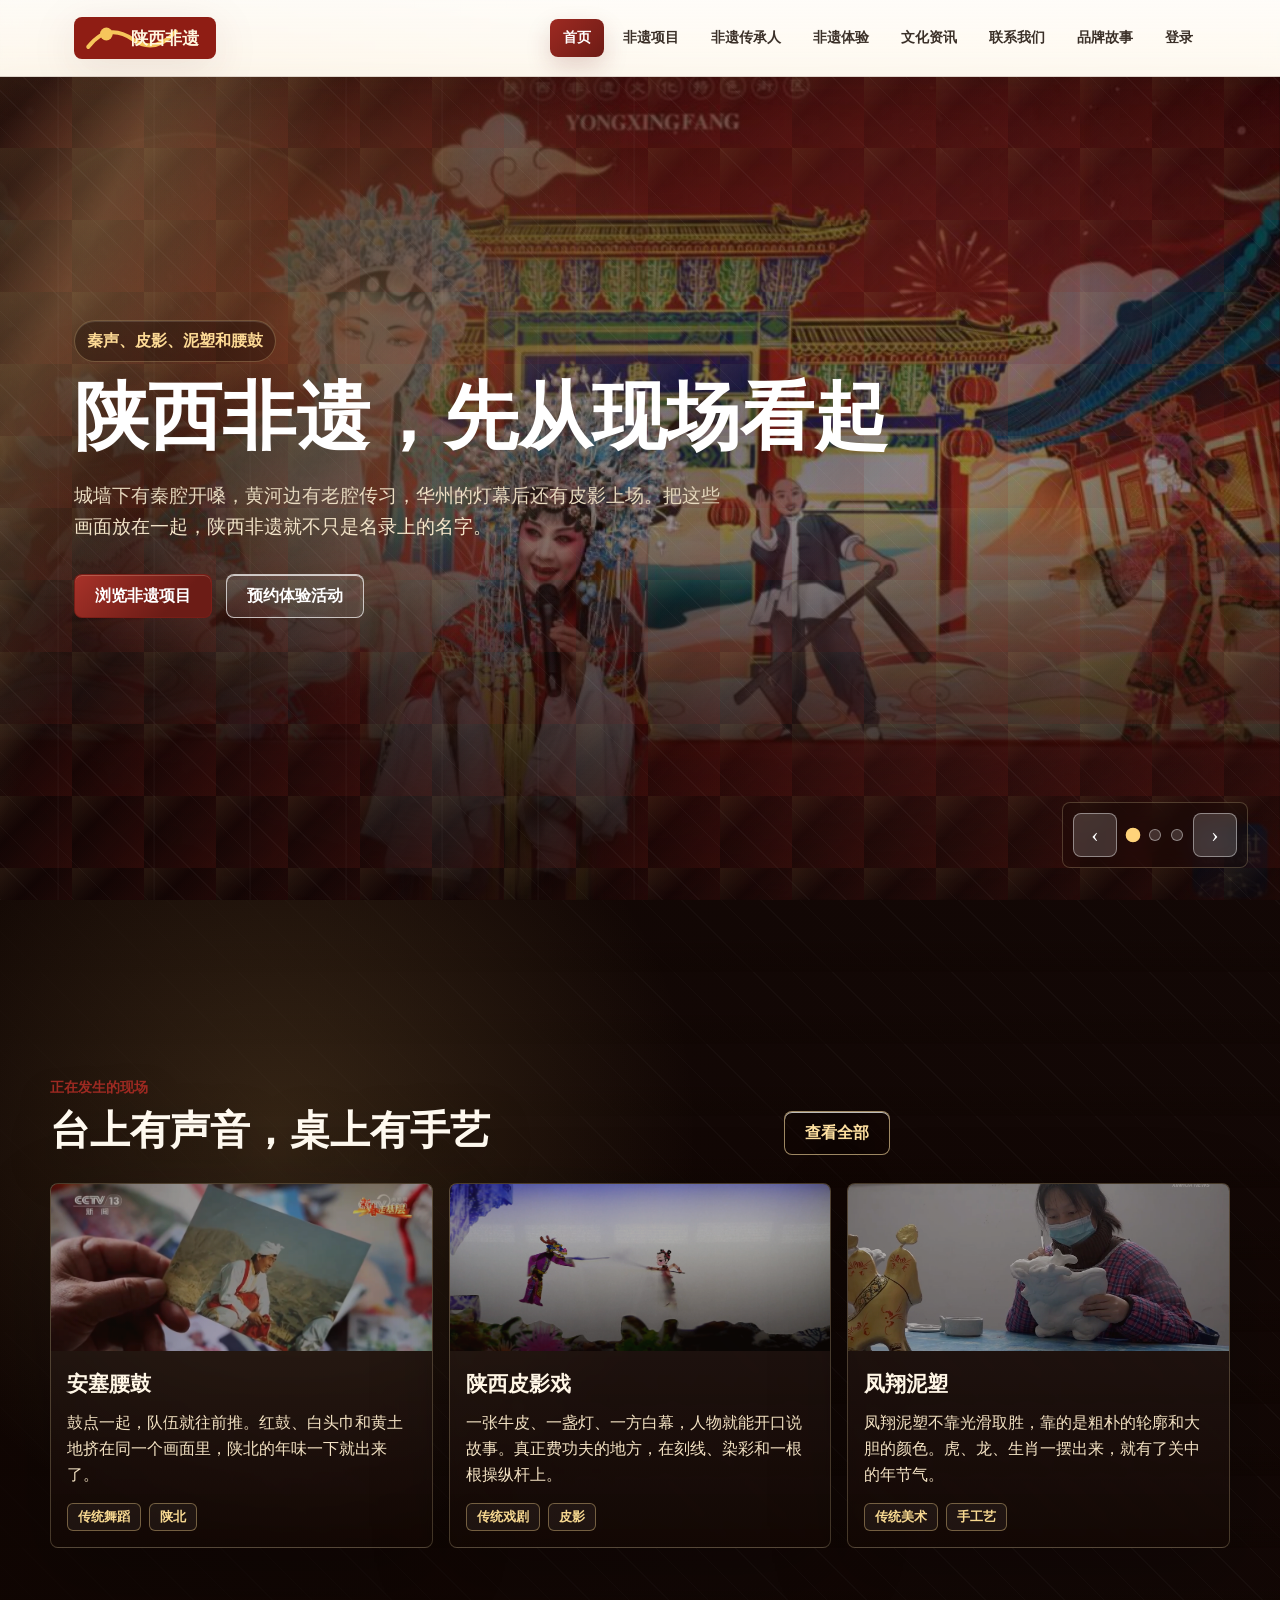
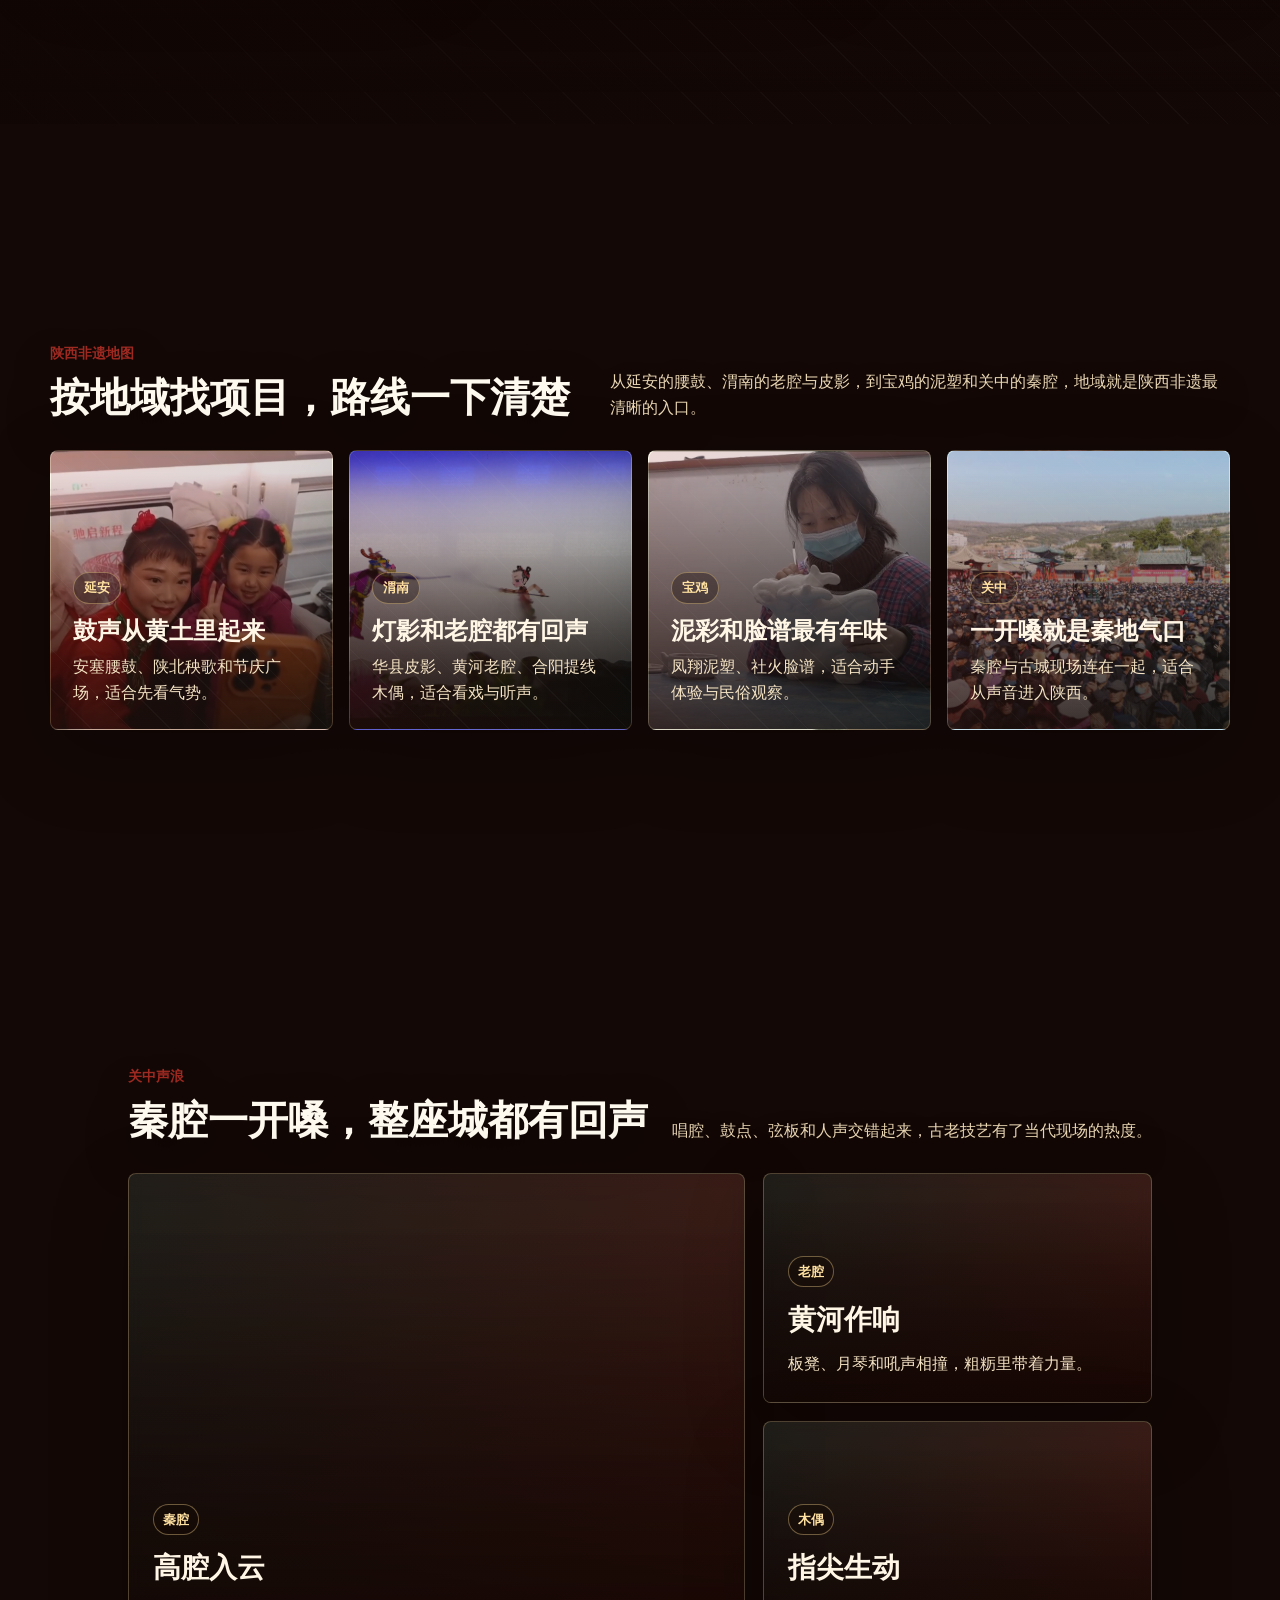
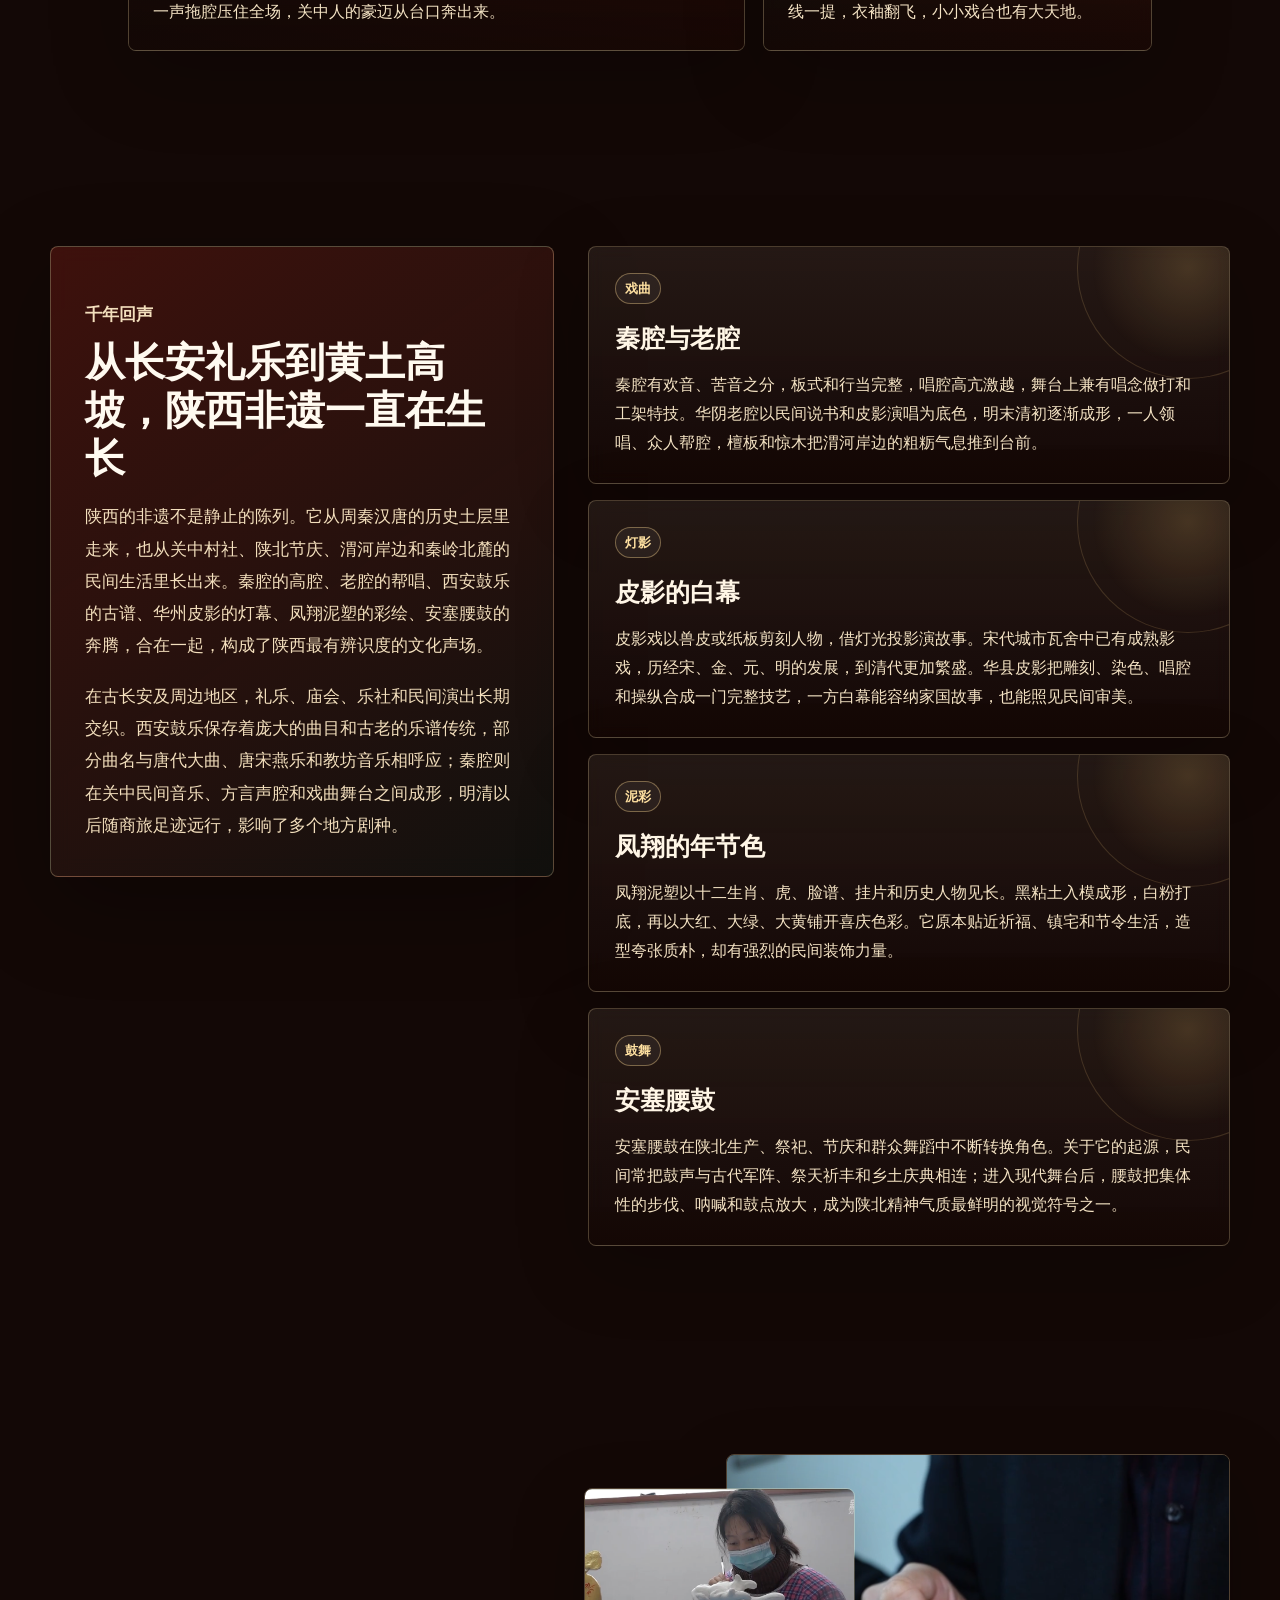
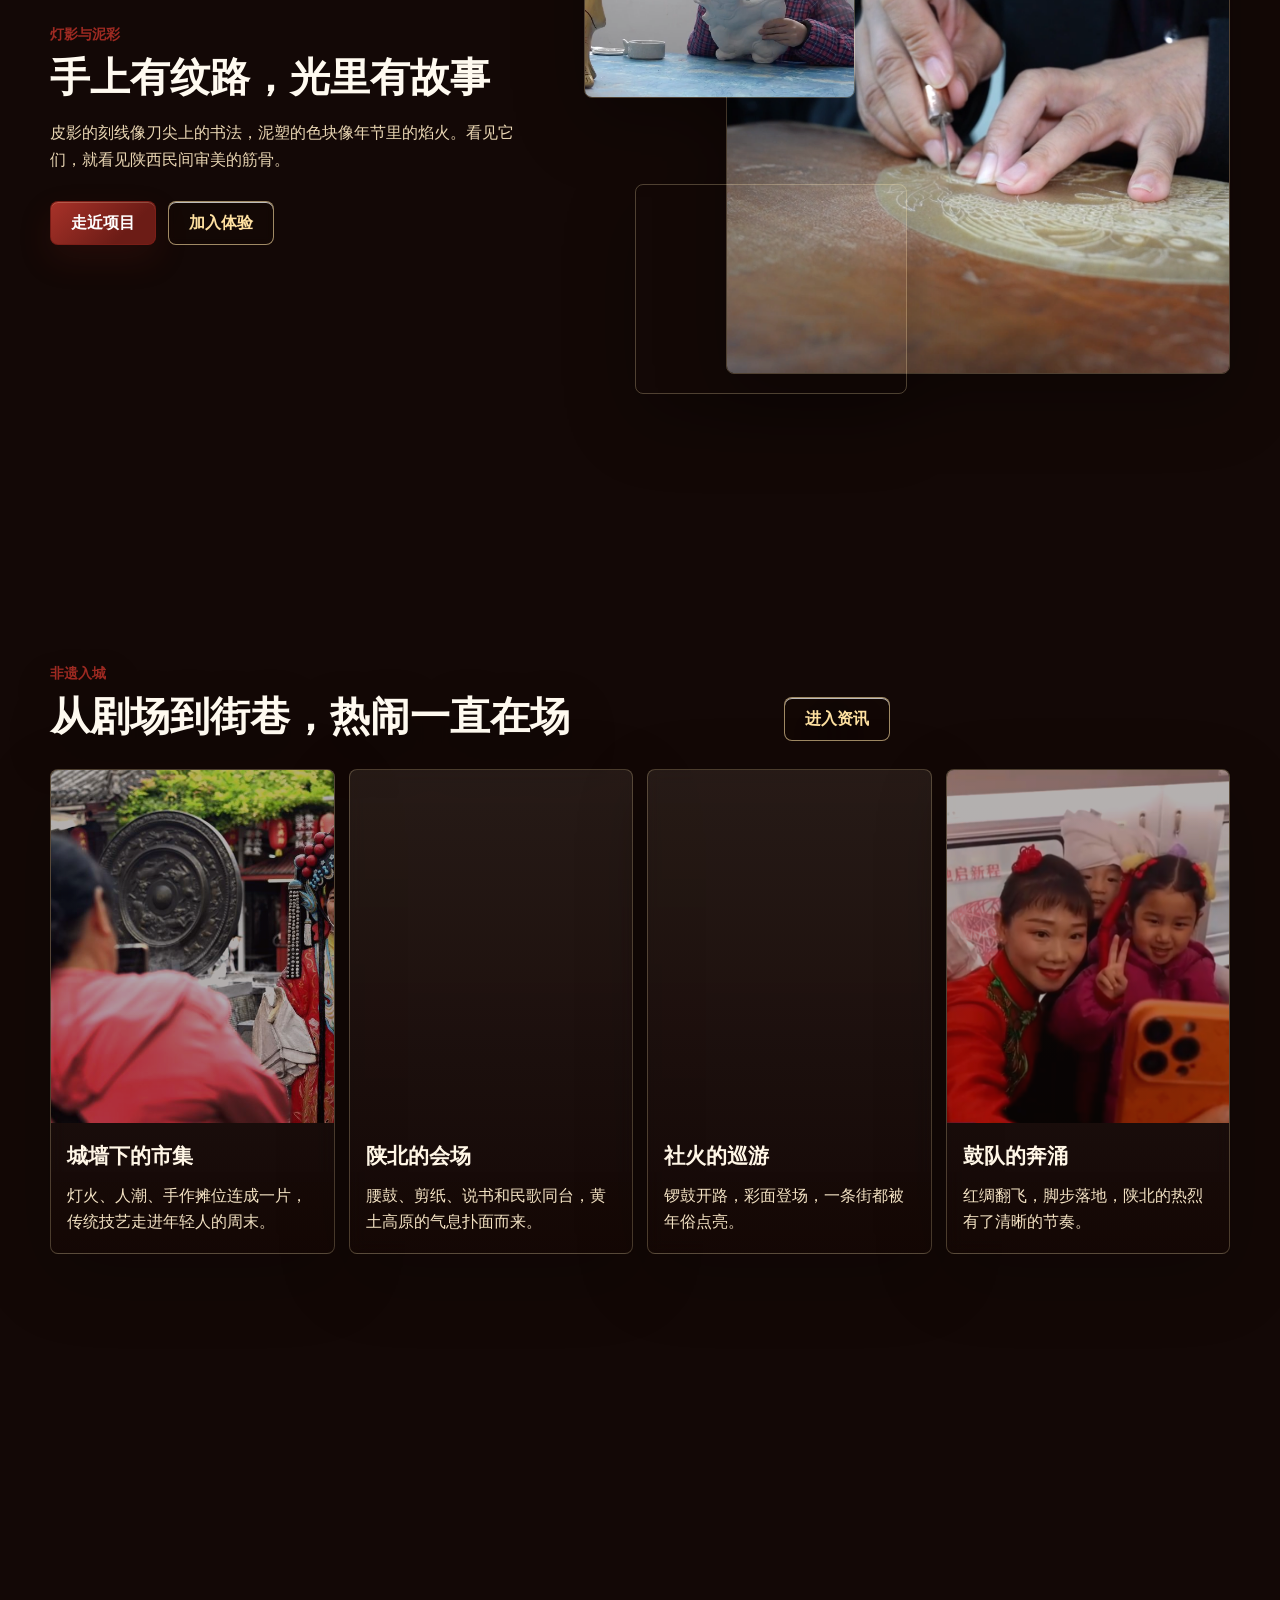
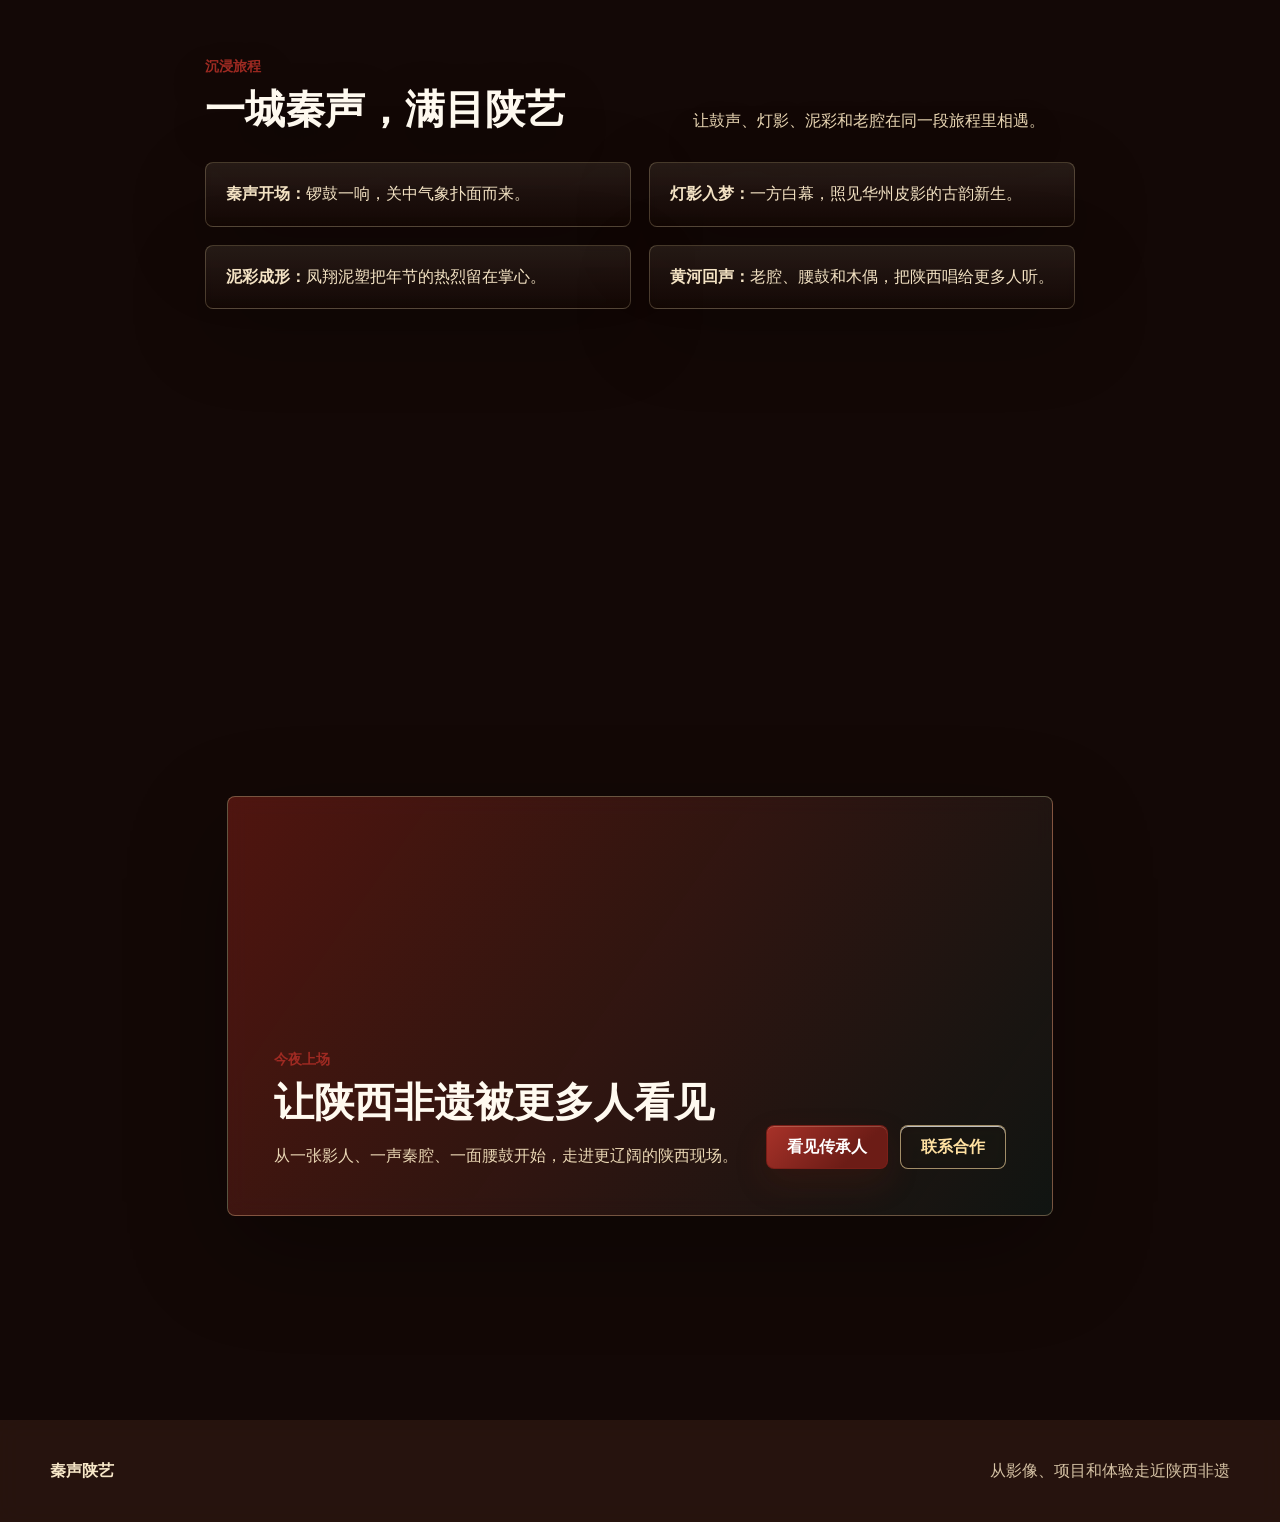
<file: index.html>
<!DOCTYPE html>
<html lang="zh-CN">
<head>
  <meta charset="UTF-8">
  <meta name="viewport" content="width=device-width, initial-scale=1.0">
  <title>陕西非遗传播与互动平台</title>
  <link rel="stylesheet" href="css/reset.css?v=20260601a">
  <link rel="stylesheet" href="css/common.css?v=20260608a">
  <link rel="stylesheet" href="css/index.css?v=20260608a">
  <link rel="stylesheet" href="css/responsive.css?v=20260608a">
</head>
<body>
  <header class="site-header">
    <nav class="nav-wrap">
      <a class="brand" href="index.html"><img src="img/logo.svg" alt="秦声陕艺 logo"></a>
      <button class="nav-toggle" type="button" aria-label="打开导航" aria-expanded="false">☰</button>
      <ul class="nav-list">
        <li><a class="nav-link" href="index.html">首页</a></li>
        <li><a class="nav-link" href="projects.html">非遗项目</a></li>
        <li><a class="nav-link" href="inheritors.html">非遗传承人</a></li>
        <li><a class="nav-link" href="experience.html">非遗体验</a></li>
        <li><a class="nav-link" href="news.html">文化资讯</a></li>
        <li><a class="nav-link" href="contact.html">联系我们</a></li>
        <li><a class="nav-link" href="about.html">品牌故事</a></li>
        <li><a class="nav-link" href="login.html">登录</a></li>
      </ul>
    </nav>
  </header>

  <main class="main">
    <section class="hero">
      <div class="slides" aria-label="陕西非遗首页轮播图">
        <figure class="slide active"><img src="img/materials/hd/xian-heritage-market/xian-market-xinhua-07.jpg" alt="秦腔表演"></figure>
        <figure class="slide"><img src="img/materials/hd/huaxian-shadow/huazhou-xinhua-2025-poster.jpg" alt="华州皮影戏"></figure>
        <figure class="slide"><img src="img/materials/hd/fengxiang-clay/fengxiang-xinhua-video-poster.png" alt="凤翔泥塑"></figure>
      </div>
      <div class="hero-content">
        <div class="hero-kicker">秦声、皮影、泥塑和腰鼓</div>
        <h1>陕西非遗，先从现场看起</h1>
        <p>城墙下有秦腔开嗓，黄河边有老腔传习，华州的灯幕后还有皮影上场。把这些画面放在一起，陕西非遗就不只是名录上的名字。</p>
        <div class="hero-actions">
          <a class="btn" href="projects.html">浏览非遗项目</a>
          <a class="btn secondary" href="experience.html">预约体验活动</a>
        </div>
      </div>
      <div class="carousel-controls" aria-label="轮播控制">
        <button class="carousel-btn" type="button" data-carousel="prev" aria-label="上一张">‹</button>
        <button class="dot active" type="button" aria-label="第 1 张"></button>
        <button class="dot" type="button" aria-label="第 2 张"></button>
        <button class="dot" type="button" aria-label="第 3 张"></button>
        <button class="carousel-btn" type="button" data-carousel="next" aria-label="下一张">›</button>
      </div>
    </section>

    <div class="scroll-video-page" data-scroll-video>
      <div class="scroll-video-bg" aria-hidden="true">
        <video id="heritageScrollVideo" muted playsinline preload="metadata" data-frame-rate="10" src="img/video/heritage-scroll-keyframes.mp4?v=20260601d"></video>
        <div class="scroll-video-shade"></div>
      </div>

      <div class="scroll-video-content">
        <section class="section alt">
          <div class="container">
            <div class="section-head">
              <div>
                <p class="eyebrow">正在发生的现场</p>
                <h2 class="section-title">台上有声音，桌上有手艺</h2>
              </div>
              <a class="btn secondary" href="projects.html">查看全部</a>
            </div>
            <div class="grid three">
              <article class="card">
                <img class="card-media" src="img/materials/hd/ansai-yangge-drum/ansai-cctv-04.jpg" alt="安塞腰鼓" loading="lazy" decoding="async">
                <div class="card-body">
                  <h3>安塞腰鼓</h3>
                  <p>鼓点一起，队伍就往前推。红鼓、白头巾和黄土地挤在同一个画面里，陕北的年味一下就出来了。</p>
                  <div class="tag-row"><span class="tag">传统舞蹈</span><span class="tag">陕北</span></div>
                </div>
              </article>
              <article class="card">
                <img class="card-media" src="img/materials/hd/huaxian-shadow/huazhou-xinhua-2025-01.png" alt="陕西皮影戏" loading="lazy" decoding="async">
                <div class="card-body">
                  <h3>陕西皮影戏</h3>
                  <p>一张牛皮、一盏灯、一方白幕，人物就能开口说故事。真正费功夫的地方，在刻线、染彩和一根根操纵杆上。</p>
                  <div class="tag-row"><span class="tag">传统戏剧</span><span class="tag">皮影</span></div>
                </div>
              </article>
              <article class="card">
                <img class="card-media" src="img/materials/hd/fengxiang-clay/fengxiang-xinhua-video-poster.png" alt="凤翔泥塑" loading="lazy" decoding="async">
                <div class="card-body">
                  <h3>凤翔泥塑</h3>
                  <p>凤翔泥塑不靠光滑取胜，靠的是粗朴的轮廓和大胆的颜色。虎、龙、生肖一摆出来，就有了关中的年节气。</p>
                  <div class="tag-row"><span class="tag">传统美术</span><span class="tag">手工艺</span></div>
                </div>
              </article>
            </div>
          </div>
        </section>

        <section class="section region-section">
          <div class="container">
            <div class="section-head wide-head">
              <div>
                <p class="eyebrow">陕西非遗地图</p>
                <h2 class="section-title">按地域找项目，路线一下清楚</h2>
              </div>
              <p class="section-desc">从延安的腰鼓、渭南的老腔与皮影，到宝鸡的泥塑和关中的秦腔，地域就是陕西非遗最清晰的入口。</p>
            </div>
            <div class="region-grid" aria-label="陕西非遗地域入口">
              <a class="region-card yanan" href="projects.html?region=yanan">
                <span>延安</span>
                <h3>鼓声从黄土里起来</h3>
                <p>安塞腰鼓、陕北秧歌和节庆广场，适合先看气势。</p>
              </a>
              <a class="region-card weinan" href="projects.html?region=weinan">
                <span>渭南</span>
                <h3>灯影和老腔都有回声</h3>
                <p>华县皮影、黄河老腔、合阳提线木偶，适合看戏与听声。</p>
              </a>
              <a class="region-card baoji" href="projects.html?region=baoji">
                <span>宝鸡</span>
                <h3>泥彩和脸谱最有年味</h3>
                <p>凤翔泥塑、社火脸谱，适合动手体验与民俗观察。</p>
              </a>
              <a class="region-card guanzhong" href="projects.html?region=guanzhong">
                <span>关中</span>
                <h3>一开嗓就是秦地气口</h3>
                <p>秦腔与古城现场连在一起，适合从声音进入陕西。</p>
              </a>
            </div>
          </div>
        </section>

        <section class="section sound-section">
          <div class="container">
            <div class="section-head wide-head">
              <div>
                <p class="eyebrow">关中声浪</p>
                <h2 class="section-title">秦腔一开嗓，整座城都有回声</h2>
              </div>
              <p class="section-desc">唱腔、鼓点、弦板和人声交错起来，古老技艺有了当代现场的热度。</p>
            </div>
            <div class="sound-grid">
              <article class="sound-panel large">
                <img src="img/materials/hd/qinqiang-opera/qinqiang-cctv-01.jpg" alt="秦腔舞台" loading="lazy" decoding="async">
                <div>
                  <span>秦腔</span>
                  <h3>高腔入云</h3>
                  <p>一声拖腔压住全场，关中人的豪迈从台口奔出来。</p>
                </div>
              </article>
              <article class="sound-panel">
                <img src="img/materials/hd/huanghe-laoqiang/laoqiang-xinhua-03.jpg" alt="黄河老腔" loading="lazy" decoding="async">
                <div>
                  <span>老腔</span>
                  <h3>黄河作响</h3>
                  <p>板凳、月琴和吼声相撞，粗粝里带着力量。</p>
                </div>
              </article>
              <article class="sound-panel">
                <img src="img/materials/hd/heyang-puppets/puppets-xinhua-02.jpg" alt="合阳提线木偶" loading="lazy" decoding="async">
                <div>
                  <span>木偶</span>
                  <h3>指尖生动</h3>
                  <p>线一提，衣袖翻飞，小小戏台也有大天地。</p>
                </div>
              </article>
            </div>
          </div>
        </section>

        <section class="section history-section">
          <div class="container history-layout">
            <div class="history-lead">
              <p class="eyebrow">千年回声</p>
              <h2 class="section-title">从长安礼乐到黄土高坡，陕西非遗一直在生长</h2>
              <p>陕西的非遗不是静止的陈列。它从周秦汉唐的历史土层里走来，也从关中村社、陕北节庆、渭河岸边和秦岭北麓的民间生活里长出来。秦腔的高腔、老腔的帮唱、西安鼓乐的古谱、华州皮影的灯幕、凤翔泥塑的彩绘、安塞腰鼓的奔腾，合在一起，构成了陕西最有辨识度的文化声场。</p>
              <p>在古长安及周边地区，礼乐、庙会、乐社和民间演出长期交织。西安鼓乐保存着庞大的曲目和古老的乐谱传统，部分曲名与唐代大曲、唐宋燕乐和教坊音乐相呼应；秦腔则在关中民间音乐、方言声腔和戏曲舞台之间成形，明清以后随商旅足迹远行，影响了多个地方剧种。</p>
            </div>
            <div class="history-notes">
              <article>
                <span>戏曲</span>
                <h3>秦腔与老腔</h3>
                <p>秦腔有欢音、苦音之分，板式和行当完整，唱腔高亢激越，舞台上兼有唱念做打和工架特技。华阴老腔以民间说书和皮影演唱为底色，明末清初逐渐成形，一人领唱、众人帮腔，檀板和惊木把渭河岸边的粗粝气息推到台前。</p>
              </article>
              <article>
                <span>灯影</span>
                <h3>皮影的白幕</h3>
                <p>皮影戏以兽皮或纸板剪刻人物，借灯光投影演故事。宋代城市瓦舍中已有成熟影戏，历经宋、金、元、明的发展，到清代更加繁盛。华县皮影把雕刻、染色、唱腔和操纵合成一门完整技艺，一方白幕能容纳家国故事，也能照见民间审美。</p>
              </article>
              <article>
                <span>泥彩</span>
                <h3>凤翔的年节色</h3>
                <p>凤翔泥塑以十二生肖、虎、脸谱、挂片和历史人物见长。黑粘土入模成形，白粉打底，再以大红、大绿、大黄铺开喜庆色彩。它原本贴近祈福、镇宅和节令生活，造型夸张质朴，却有强烈的民间装饰力量。</p>
              </article>
              <article>
                <span>鼓舞</span>
                <h3>安塞腰鼓</h3>
                <p>安塞腰鼓在陕北生产、祭祀、节庆和群众舞蹈中不断转换角色。关于它的起源，民间常把鼓声与古代军阵、祭天祈丰和乡土庆典相连；进入现代舞台后，腰鼓把集体性的步伐、呐喊和鼓点放大，成为陕北精神气质最鲜明的视觉符号之一。</p>
              </article>
            </div>
          </div>
        </section>

        <section class="section craft-section">
          <div class="container craft-layout">
            <div class="craft-copy">
              <p class="eyebrow">灯影与泥彩</p>
              <h2 class="section-title">手上有纹路，光里有故事</h2>
              <p class="section-desc">皮影的刻线像刀尖上的书法，泥塑的色块像年节里的焰火。看见它们，就看见陕西民间审美的筋骨。</p>
              <div class="craft-actions">
                <a class="btn" href="projects.html">走近项目</a>
                <a class="btn secondary" href="experience.html">加入体验</a>
              </div>
            </div>
            <div class="image-stack" aria-label="皮影与泥塑">
              <img class="stack-main" src="img/materials/hd/huaxian-shadow/huazhou-xinhua-2025-04.png" alt="华州皮影刻制" loading="lazy" decoding="async">
              <img class="stack-float top" src="img/materials/hd/fengxiang-clay/fengxiang-xinhua-video-poster.png" alt="凤翔泥塑彩绘" loading="lazy" decoding="async">
              <img class="stack-float bottom" src="img/materials/hd/baoji-folkcraft/baoji-folkcraft-xinhua-03.jpg" alt="宝鸡民间手作" loading="lazy" decoding="async">
            </div>
          </div>
        </section>

        <section class="section pulse-section">
          <div class="container">
            <div class="section-head">
              <div>
                <p class="eyebrow">非遗入城</p>
                <h2 class="section-title">从剧场到街巷，热闹一直在场</h2>
              </div>
              <a class="btn secondary" href="news.html">进入资讯</a>
            </div>
            <div class="pulse-row">
              <article>
                <img src="img/materials/hd/xian-heritage-market/xian-market-xinhua-04.jpg" alt="西安非遗市集" loading="lazy" decoding="async">
                <h3>城墙下的市集</h3>
                <p>灯火、人潮、手作摊位连成一片，传统技艺走进年轻人的周末。</p>
              </article>
              <article>
                <img src="img/materials/hd/yulin-heritage-fair/yulin-fair-photo-xinhua-08.jpg" alt="榆林非遗展示" loading="lazy" decoding="async">
                <h3>陕北的会场</h3>
                <p>腰鼓、剪纸、说书和民歌同台，黄土高原的气息扑面而来。</p>
              </article>
              <article>
                <img src="img/materials/hd/longzhou-shehuo/longzhou-shehuo-xinhua-01.jpg" alt="陇州社火" loading="lazy" decoding="async">
                <h3>社火的巡游</h3>
                <p>锣鼓开路，彩面登场，一条街都被年俗点亮。</p>
              </article>
              <article>
                <img src="img/materials/hd/ansai-yangge-drum/ansai-cctv-10.jpg" alt="安塞腰鼓队伍" loading="lazy" decoding="async">
                <h3>鼓队的奔涌</h3>
                <p>红绸翻飞，脚步落地，陕北的热烈有了清晰的节奏。</p>
              </article>
            </div>
          </div>
        </section>

        <section class="section route-section">
          <div class="container">
            <div class="section-head">
              <div>
                <p class="eyebrow">沉浸旅程</p>
                <h2 class="section-title">一城秦声，满目陕艺</h2>
              </div>
              <p class="section-desc">让鼓声、灯影、泥彩和老腔在同一段旅程里相遇。</p>
            </div>
            <ul class="timeline">
              <li><strong>秦声开场：</strong>锣鼓一响，关中气象扑面而来。</li>
              <li><strong>灯影入梦：</strong>一方白幕，照见华州皮影的古韵新生。</li>
              <li><strong>泥彩成形：</strong>凤翔泥塑把年节的热烈留在掌心。</li>
              <li><strong>黄河回声：</strong>老腔、腰鼓和木偶，把陕西唱给更多人听。</li>
            </ul>
          </div>
        </section>

        <section class="section finale-section">
          <div class="container finale-card">
            <div>
              <p class="eyebrow">今夜上场</p>
              <h2 class="section-title">让陕西非遗被更多人看见</h2>
              <p class="section-desc">从一张影人、一声秦腔、一面腰鼓开始，走进更辽阔的陕西现场。</p>
            </div>
            <div class="finale-links">
              <a class="btn" href="inheritors.html">看见传承人</a>
              <a class="btn secondary" href="contact.html">联系合作</a>
            </div>
          </div>
        </section>

        <footer class="site-footer">
          <div class="footer-inner">
            <strong>秦声陕艺</strong>
            <p>从影像、项目和体验走近陕西非遗</p>
          </div>
        </footer>
      </div>
    </div>
  </main>

  <script src="js/main.js?v=20260601d"></script>
  <script src="js/carousel.js"></script>
  <script src="js/scroll-video.js?v=20260608a"></script>
</body>
</html>
</file>
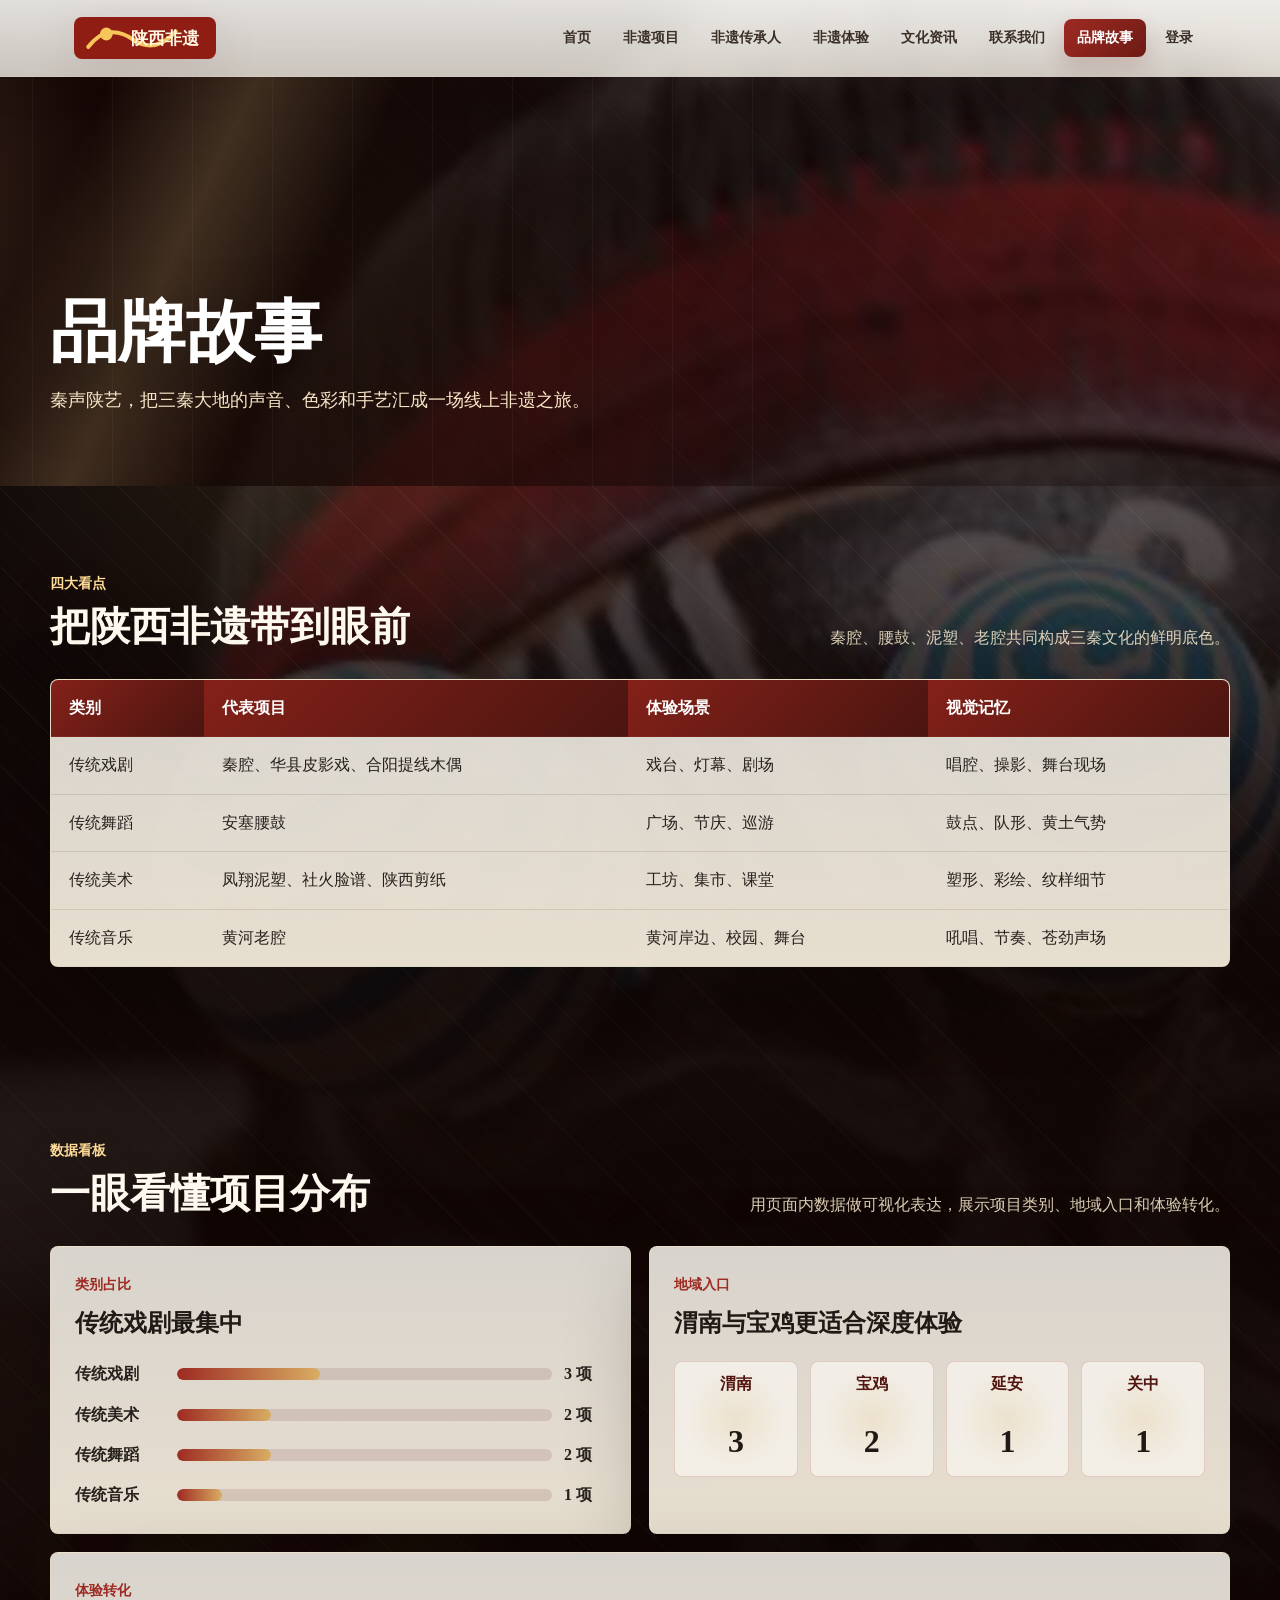
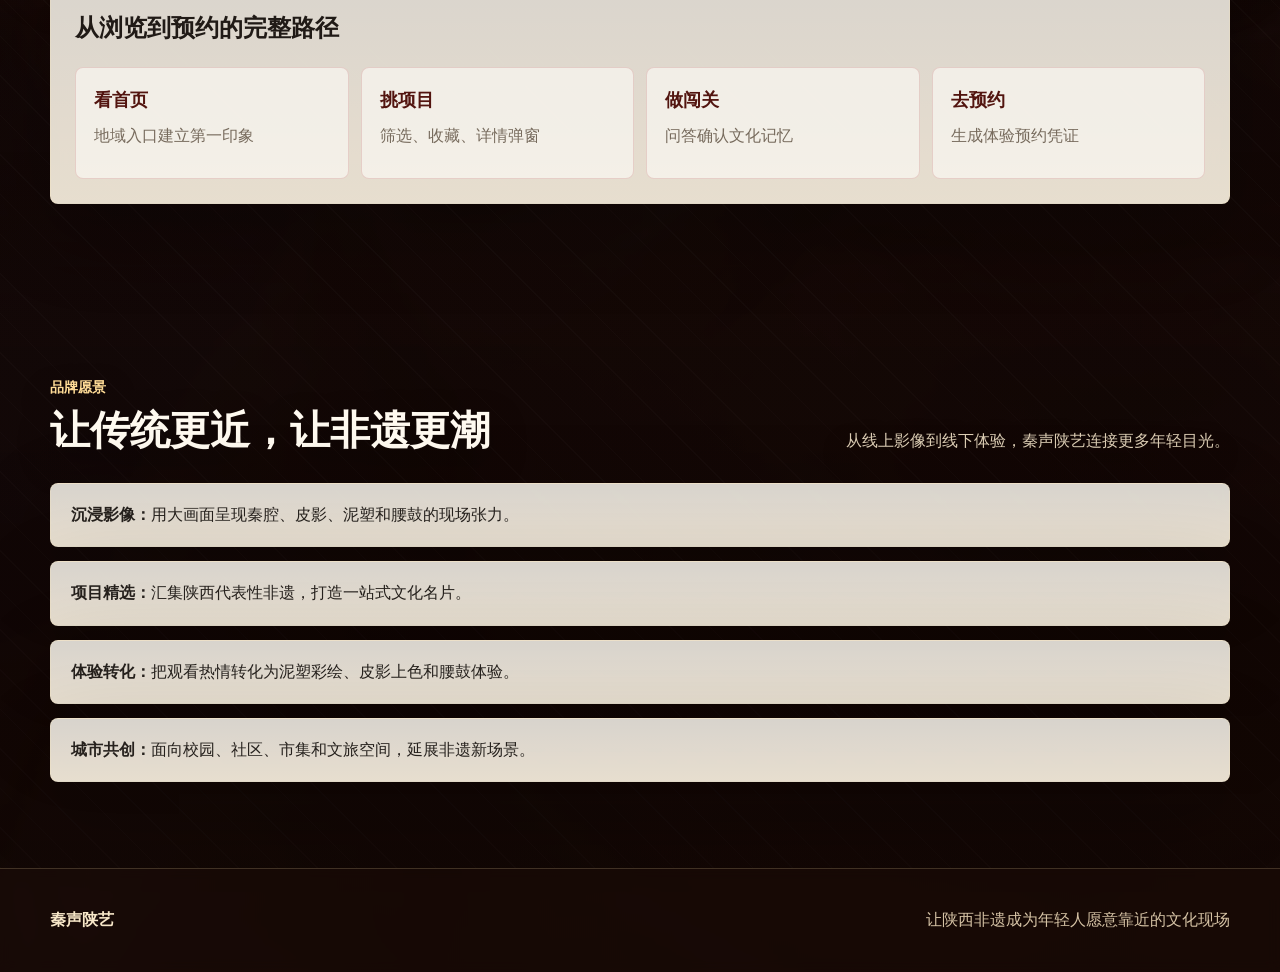
<file: about.html>
<!DOCTYPE html>
<html lang="zh-CN">
<head>
  <meta charset="UTF-8">
  <meta name="viewport" content="width=device-width, initial-scale=1.0">
  <title>品牌故事 - 陕西非遗传播与互动平台</title>
  <link rel="stylesheet" href="css/reset.css?v=20260601a">
  <link rel="stylesheet" href="css/common.css?v=20260608a">
  <link rel="stylesheet" href="css/pages.css?v=20260608a">
  <link rel="stylesheet" href="css/responsive.css?v=20260608a">
</head>
<body class="about-body immersive-body">
  <header class="site-header">
    <nav class="nav-wrap">
      <a class="brand" href="index.html"><img src="img/logo.svg" alt="秦声陕艺 logo"></a>
      <button class="nav-toggle" type="button" aria-label="打开导航" aria-expanded="false">☰</button>
      <ul class="nav-list">
        <li><a class="nav-link" href="index.html">首页</a></li>
        <li><a class="nav-link" href="projects.html">非遗项目</a></li>
        <li><a class="nav-link" href="inheritors.html">非遗传承人</a></li>
        <li><a class="nav-link" href="experience.html">非遗体验</a></li>
        <li><a class="nav-link" href="news.html">文化资讯</a></li>
        <li><a class="nav-link" href="contact.html">联系我们</a></li>
        <li><a class="nav-link" href="about.html">品牌故事</a></li>
        <li><a class="nav-link" href="login.html">登录</a></li>
      </ul>
    </nav>
  </header>
  <main class="main immersive-page about-page">
    <section class="page-hero about-hero">
      <div class="container">
        <h1>品牌故事</h1>
        <p>秦声陕艺，把三秦大地的声音、色彩和手艺汇成一场线上非遗之旅。</p>
      </div>
    </section>
    <section class="section">
      <div class="container">
        <div class="section-head">
          <div>
            <p class="eyebrow">四大看点</p>
            <h2 class="section-title">把陕西非遗带到眼前</h2>
          </div>
          <p class="section-desc">秦腔、腰鼓、泥塑、老腔共同构成三秦文化的鲜明底色。</p>
        </div>
        <div class="table-wrap">
          <table>
            <thead>
              <tr>
                <th>类别</th>
                <th>代表项目</th>
                <th>体验场景</th>
                <th>视觉记忆</th>
              </tr>
            </thead>
            <tbody>
              <tr><td>传统戏剧</td><td>秦腔、华县皮影戏、合阳提线木偶</td><td>戏台、灯幕、剧场</td><td>唱腔、操影、舞台现场</td></tr>
              <tr><td>传统舞蹈</td><td>安塞腰鼓</td><td>广场、节庆、巡游</td><td>鼓点、队形、黄土气势</td></tr>
              <tr><td>传统美术</td><td>凤翔泥塑、社火脸谱、陕西剪纸</td><td>工坊、集市、课堂</td><td>塑形、彩绘、纹样细节</td></tr>
              <tr><td>传统音乐</td><td>黄河老腔</td><td>黄河岸边、校园、舞台</td><td>吼唱、节奏、苍劲声场</td></tr>
            </tbody>
          </table>
        </div>
      </div>
    </section>
    <section class="section stats-section">
      <div class="container">
        <div class="section-head">
          <div>
            <p class="eyebrow">数据看板</p>
            <h2 class="section-title">一眼看懂项目分布</h2>
          </div>
          <p class="section-desc">用页面内数据做可视化表达，展示项目类别、地域入口和体验转化。</p>
        </div>
        <div class="stats-grid">
          <article class="stat-panel">
            <span>类别占比</span>
            <h3>传统戏剧最集中</h3>
            <div class="stat-bars">
              <div class="stat-bar" style="--value: 38%"><b>传统戏剧</b><i></i><em>3 项</em></div>
              <div class="stat-bar" style="--value: 25%"><b>传统美术</b><i></i><em>2 项</em></div>
              <div class="stat-bar" style="--value: 25%"><b>传统舞蹈</b><i></i><em>2 项</em></div>
              <div class="stat-bar" style="--value: 12%"><b>传统音乐</b><i></i><em>1 项</em></div>
            </div>
          </article>
          <article class="stat-panel">
            <span>地域入口</span>
            <h3>渭南与宝鸡更适合深度体验</h3>
            <div class="region-rings" aria-label="地域项目分布">
              <div><strong>渭南</strong><b>3</b></div>
              <div><strong>宝鸡</strong><b>2</b></div>
              <div><strong>延安</strong><b>1</b></div>
              <div><strong>关中</strong><b>1</b></div>
            </div>
          </article>
          <article class="stat-panel wide">
            <span>体验转化</span>
            <h3>从浏览到预约的完整路径</h3>
            <ol class="flow-steps">
              <li><b>看首页</b><span>地域入口建立第一印象</span></li>
              <li><b>挑项目</b><span>筛选、收藏、详情弹窗</span></li>
              <li><b>做闯关</b><span>问答确认文化记忆</span></li>
              <li><b>去预约</b><span>生成体验预约凭证</span></li>
            </ol>
          </article>
        </div>
      </div>
    </section>
    <section class="section alt">
      <div class="container">
        <div class="section-head">
          <div>
            <p class="eyebrow">品牌愿景</p>
            <h2 class="section-title">让传统更近，让非遗更潮</h2>
          </div>
          <p class="section-desc">从线上影像到线下体验，秦声陕艺连接更多年轻目光。</p>
        </div>
        <ul class="source-list">
          <li><strong>沉浸影像：</strong>用大画面呈现秦腔、皮影、泥塑和腰鼓的现场张力。</li>
          <li><strong>项目精选：</strong>汇集陕西代表性非遗，打造一站式文化名片。</li>
          <li><strong>体验转化：</strong>把观看热情转化为泥塑彩绘、皮影上色和腰鼓体验。</li>
          <li><strong>城市共创：</strong>面向校园、社区、市集和文旅空间，延展非遗新场景。</li>
        </ul>
      </div>
    </section>
  </main>
  <footer class="site-footer"><div class="footer-inner"><strong>秦声陕艺</strong><p>让陕西非遗成为年轻人愿意靠近的文化现场</p></div></footer>
  <script src="js/main.js?v=20260528d"></script>
</body>
</html>
</file>
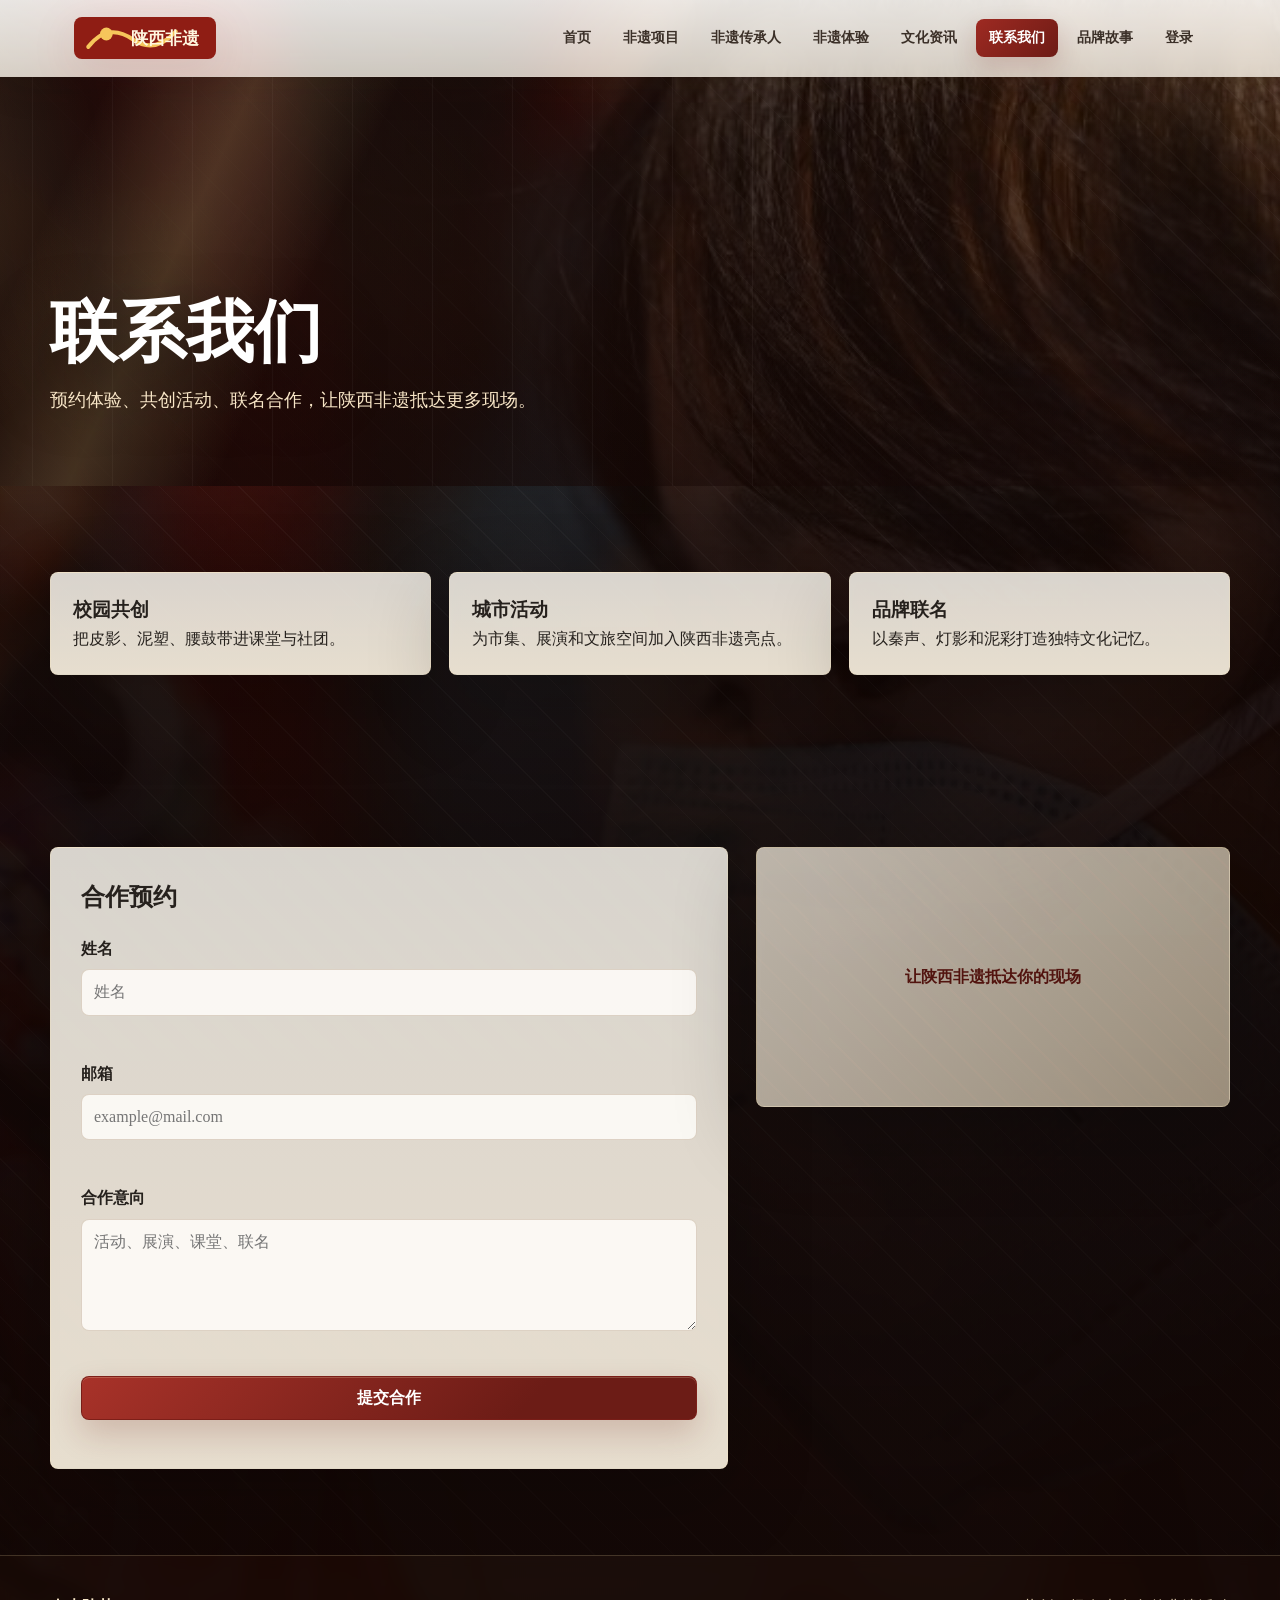
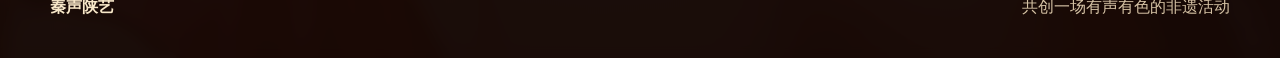
<file: contact.html>
<!DOCTYPE html>
<html lang="zh-CN">
<head>
  <meta charset="UTF-8">
  <meta name="viewport" content="width=device-width, initial-scale=1.0">
  <title>联系我们 - 陕西非遗传播与互动平台</title>
  <link rel="stylesheet" href="css/reset.css?v=20260601a">
  <link rel="stylesheet" href="css/common.css?v=20260608a">
  <link rel="stylesheet" href="css/pages.css?v=20260608a">
  <link rel="stylesheet" href="css/responsive.css?v=20260608a">
</head>
<body class="contact-body immersive-body">
  <header class="site-header">
    <nav class="nav-wrap">
      <a class="brand" href="index.html"><img src="img/logo.svg" alt="秦声陕艺 logo"></a>
      <button class="nav-toggle" type="button" aria-label="打开导航" aria-expanded="false">☰</button>
      <ul class="nav-list">
        <li><a class="nav-link" href="index.html">首页</a></li>
        <li><a class="nav-link" href="projects.html">非遗项目</a></li>
        <li><a class="nav-link" href="inheritors.html">非遗传承人</a></li>
        <li><a class="nav-link" href="experience.html">非遗体验</a></li>
        <li><a class="nav-link" href="news.html">文化资讯</a></li>
        <li><a class="nav-link" href="contact.html">联系我们</a></li>
        <li><a class="nav-link" href="about.html">品牌故事</a></li>
        <li><a class="nav-link" href="login.html">登录</a></li>
      </ul>
    </nav>
  </header>
  <main class="main immersive-page contact-page">
    <section class="page-hero contact-hero">
      <div class="container">
        <h1>联系我们</h1>
        <p>预约体验、共创活动、联名合作，让陕西非遗抵达更多现场。</p>
      </div>
    </section>
    <section class="section">
      <div class="container">
        <div class="contact-band">
          <div class="contact-item"><h3>校园共创</h3><p>把皮影、泥塑、腰鼓带进课堂与社团。</p></div>
          <div class="contact-item"><h3>城市活动</h3><p>为市集、展演和文旅空间加入陕西非遗亮点。</p></div>
          <div class="contact-item"><h3>品牌联名</h3><p>以秦声、灯影和泥彩打造独特文化记忆。</p></div>
        </div>
      </div>
    </section>
    <section class="section alt">
      <div class="container split">
        <form class="form-panel" data-validate="contact" novalidate>
          <h2>合作预约</h2>
          <div class="field">
            <label for="contactName">姓名</label>
            <input id="contactName" name="contactName" type="text" placeholder="姓名">
            <span class="error" data-error="contactName"></span>
          </div>
          <div class="field">
            <label for="email">邮箱</label>
            <input id="email" name="email" type="email" placeholder="example@mail.com">
            <span class="error" data-error="email"></span>
          </div>
          <div class="field">
            <label for="message">合作意向</label>
            <textarea id="message" name="message" placeholder="活动、展演、课堂、联名"></textarea>
            <span class="error" data-error="message"></span>
          </div>
          <button class="btn" type="submit">提交合作</button>
          <p data-form-status></p>
        </form>
        <div class="map-box">让陕西非遗抵达你的现场</div>
      </div>
    </section>
  </main>
  <footer class="site-footer"><div class="footer-inner"><strong>秦声陕艺</strong><p>共创一场有声有色的非遗活动</p></div></footer>
  <script src="js/main.js?v=20260528d"></script>
  <script src="js/form-validate.js?v=20260605b"></script>
</body>
</html>
</file>
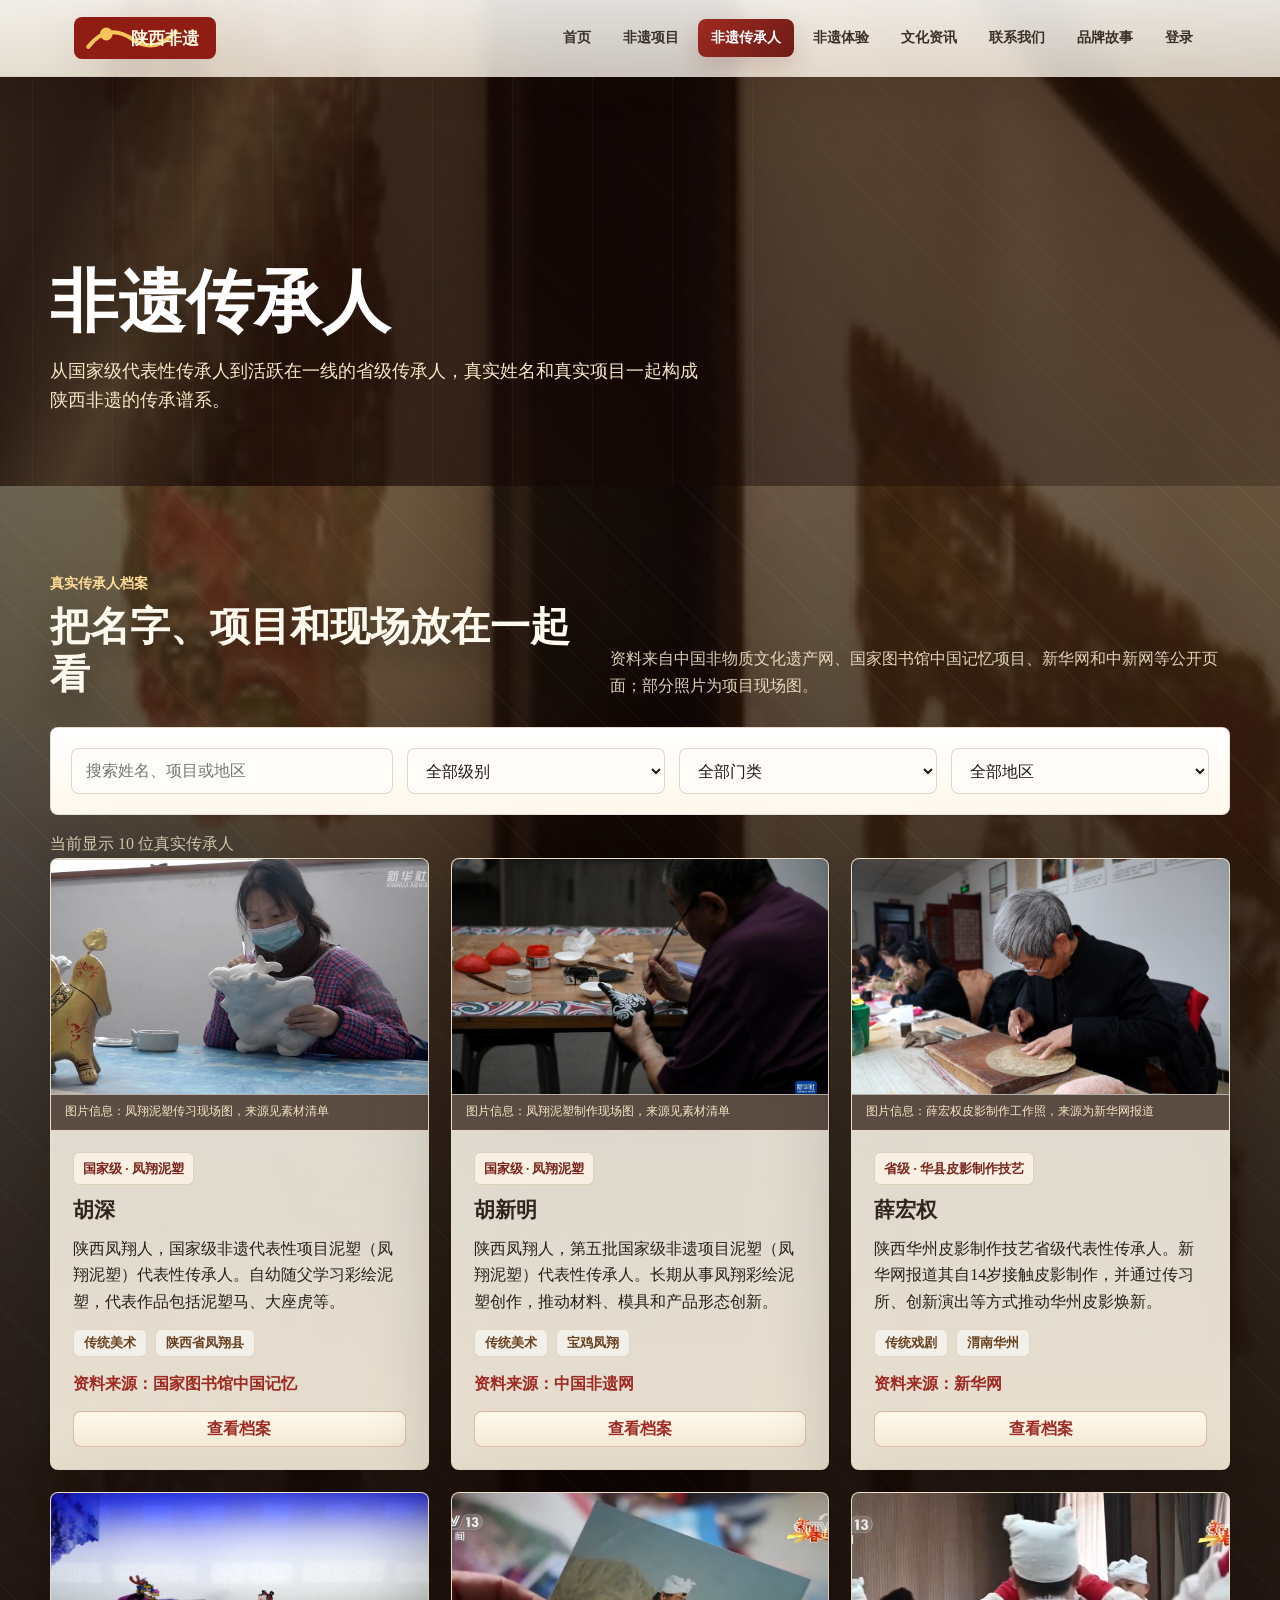
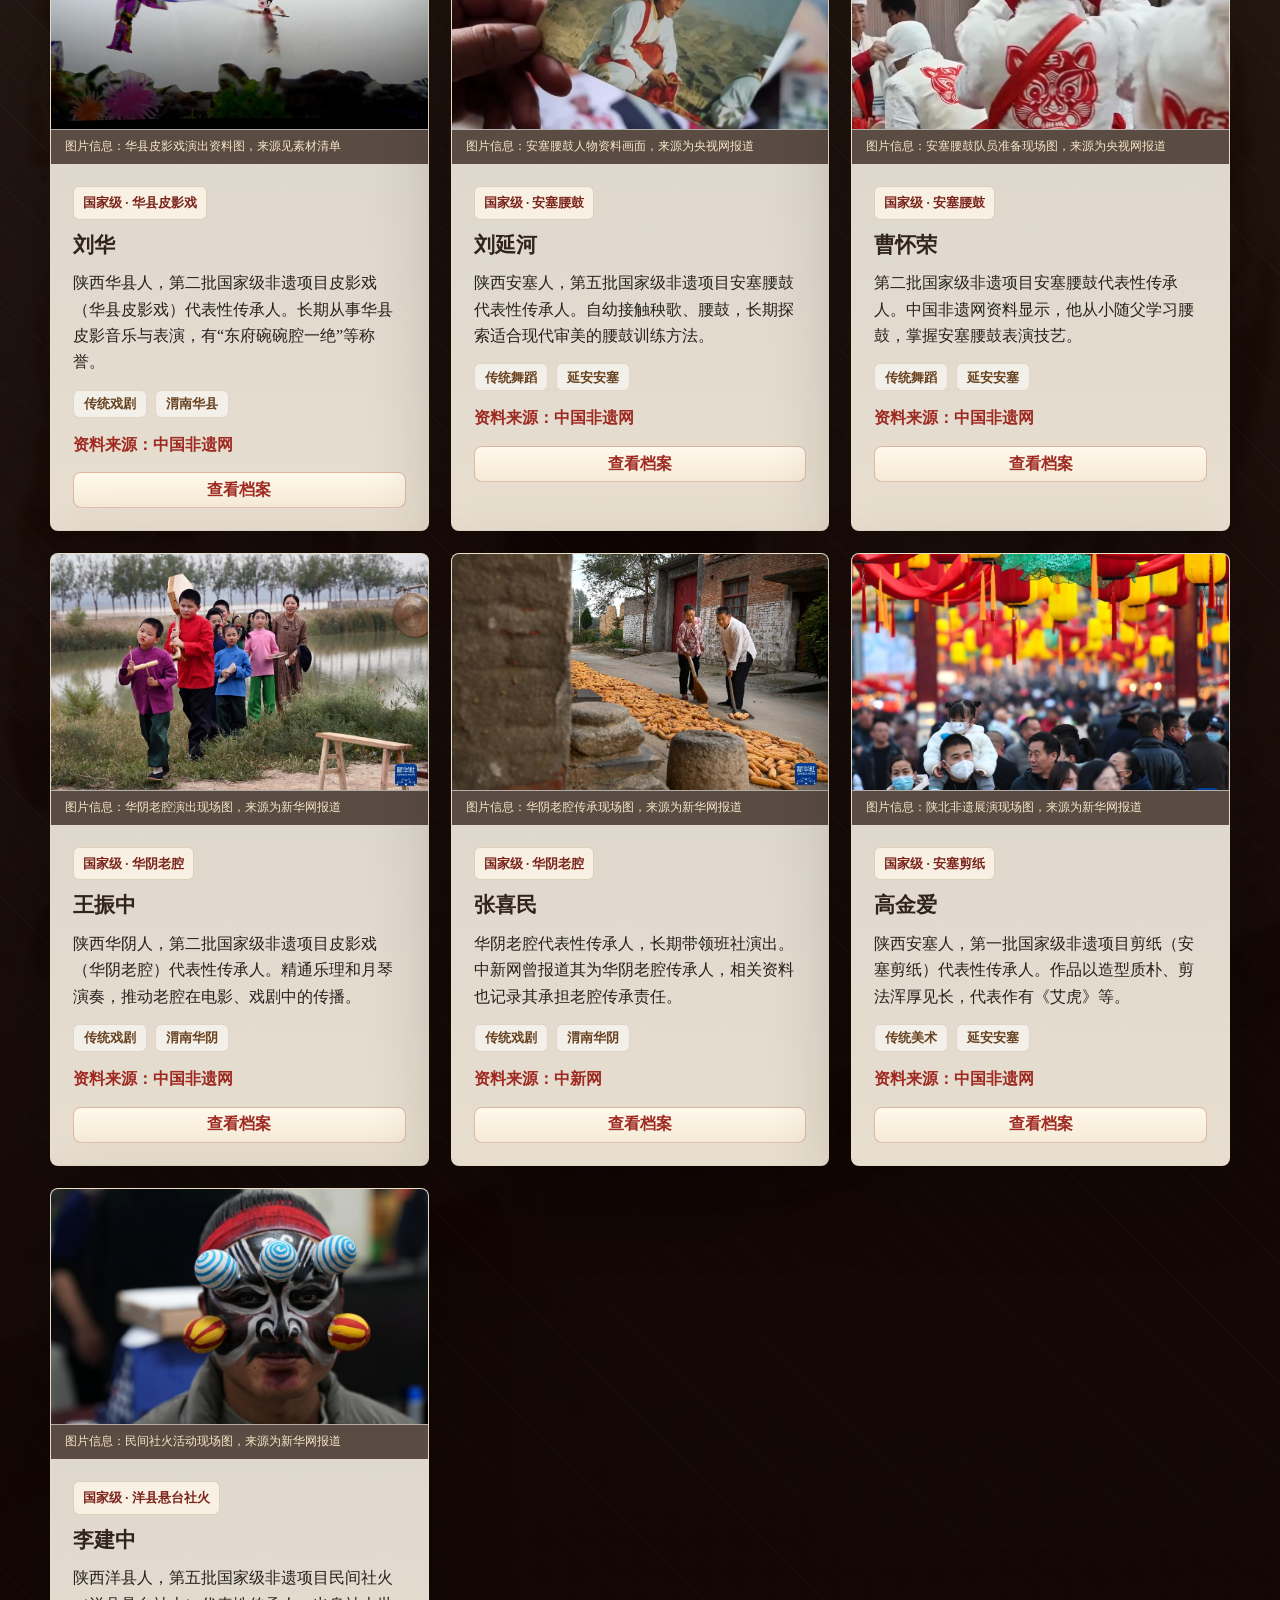
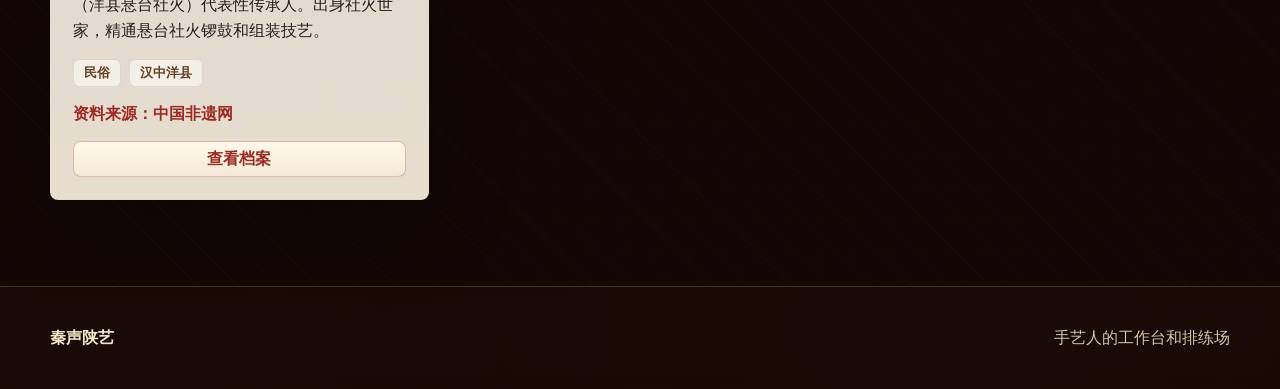
<file: inheritors.html>
<!DOCTYPE html>
<html lang="zh-CN">
<head>
  <meta charset="UTF-8">
  <meta name="viewport" content="width=device-width, initial-scale=1.0">
  <title>非遗传承人 - 陕西非遗传播与互动平台</title>
  <link rel="stylesheet" href="css/reset.css?v=20260601a">
  <link rel="stylesheet" href="css/common.css?v=20260608a">
  <link rel="stylesheet" href="css/pages.css?v=20260608a">
  <link rel="stylesheet" href="css/responsive.css?v=20260608a">
</head>
<body class="inheritors-body immersive-body">
  <header class="site-header">
    <nav class="nav-wrap">
      <a class="brand" href="index.html"><img src="img/logo.svg" alt="秦声陕艺 logo"></a>
      <button class="nav-toggle" type="button" aria-label="打开导航" aria-expanded="false">☰</button>
      <ul class="nav-list">
        <li><a class="nav-link" href="index.html">首页</a></li>
        <li><a class="nav-link" href="projects.html">非遗项目</a></li>
        <li><a class="nav-link" href="inheritors.html">非遗传承人</a></li>
        <li><a class="nav-link" href="experience.html">非遗体验</a></li>
        <li><a class="nav-link" href="news.html">文化资讯</a></li>
        <li><a class="nav-link" href="contact.html">联系我们</a></li>
        <li><a class="nav-link" href="about.html">品牌故事</a></li>
        <li><a class="nav-link" href="login.html">登录</a></li>
      </ul>
    </nav>
  </header>
  <main class="main immersive-page inheritors-page">
    <section class="page-hero inheritors-hero">
      <div class="container">
        <h1>非遗传承人</h1>
        <p>从国家级代表性传承人到活跃在一线的省级传承人，真实姓名和真实项目一起构成陕西非遗的传承谱系。</p>
      </div>
    </section>
    <section class="section">
      <div class="container">
        <div class="section-head">
          <div>
            <p class="eyebrow">真实传承人档案</p>
            <h2 class="section-title">把名字、项目和现场放在一起看</h2>
          </div>
          <p class="section-desc">资料来自中国非物质文化遗产网、国家图书馆中国记忆项目、新华网和中新网等公开页面；部分照片为项目现场图。</p>
        </div>
        <div class="filter-panel inheritor-filter-panel">
          <input id="inheritorKeyword" type="search" placeholder="搜索姓名、项目或地区">
          <select id="inheritorLevel" aria-label="传承人级别">
            <option value="all">全部级别</option>
            <option value="national">国家级</option>
            <option value="provincial">省级</option>
          </select>
          <select id="inheritorCategory" aria-label="非遗门类">
            <option value="all">全部门类</option>
            <option value="art">传统美术</option>
            <option value="drama">传统戏剧</option>
            <option value="dance">传统舞蹈</option>
            <option value="music">传统音乐</option>
            <option value="folk">民俗</option>
          </select>
          <select id="inheritorRegion" aria-label="所在地区">
            <option value="all">全部地区</option>
            <option value="baoji">宝鸡</option>
            <option value="weinan">渭南</option>
            <option value="yanan">延安</option>
            <option value="hanzhong">汉中</option>
          </select>
        </div>
        <p id="inheritorCount" class="section-desc">收录 10 位真实传承人</p>
        <div id="inheritorList" class="grid three">
          <article class="card inheritor-card" data-name="胡深" data-project="凤翔泥塑" data-level="national" data-category="art" data-region="baoji">
            <img class="card-media" src="img/materials/hd/fengxiang-clay/fengxiang-xinhua-video-poster.png" alt="凤翔泥塑代表性传承人资料图">
            <p class="photo-caption">图片信息：凤翔泥塑传习现场图，来源见素材清单</p>
            <div class="card-body">
              <p class="inheritor-meta">国家级 · 凤翔泥塑</p>
              <h3>胡深</h3>
              <p>陕西凤翔人，国家级非遗代表性项目泥塑（凤翔泥塑）代表性传承人。自幼随父学习彩绘泥塑，代表作品包括泥塑马、大座虎等。</p>
              <ul class="info-list"><li>传统美术</li><li>陕西省凤翔县</li></ul>
              <a class="source-link" href="https://ich.nlc.cn/detail/1953" target="_blank" rel="noopener">资料来源：国家图书馆中国记忆</a>
            </div>
          </article>
          <article class="card inheritor-card" data-name="胡新明" data-project="凤翔泥塑" data-level="national" data-category="art" data-region="baoji">
            <img class="card-media" src="img/materials/hd/baoji-folkcraft/baoji-folkcraft-xinhua-03.jpg" alt="胡新明凤翔泥塑项目资料图">
            <p class="photo-caption">图片信息：凤翔泥塑制作现场图，来源见素材清单</p>
            <div class="card-body">
              <p class="inheritor-meta">国家级 · 凤翔泥塑</p>
              <h3>胡新明</h3>
              <p>陕西凤翔人，第五批国家级非遗项目泥塑（凤翔泥塑）代表性传承人。长期从事凤翔彩绘泥塑创作，推动材料、模具和产品形态创新。</p>
              <ul class="info-list"><li>传统美术</li><li>宝鸡凤翔</li></ul>
              <a class="source-link" href="https://www.ihchina.cn/ccr_detail/2881.html" target="_blank" rel="noopener">资料来源：中国非遗网</a>
            </div>
          </article>
          <article class="card inheritor-card" data-name="薛宏权" data-project="华县皮影制作技艺" data-level="provincial" data-category="drama" data-region="weinan">
            <img class="card-media" src="img/materials/hd/huaxian-shadow/huazhou-xinhua-2025-03.png" alt="薛宏权皮影制作资料图">
            <p class="photo-caption">图片信息：薛宏权皮影制作工作照，来源为新华网报道</p>
            <div class="card-body">
              <p class="inheritor-meta">省级 · 华县皮影制作技艺</p>
              <h3>薛宏权</h3>
              <p>陕西华州皮影制作技艺省级代表性传承人。新华网报道其自14岁接触皮影制作，并通过传习所、创新演出等方式推动华州皮影焕新。</p>
              <ul class="info-list"><li>传统戏剧</li><li>渭南华州</li></ul>
              <a class="source-link" href="https://www.news.cn/politics/20251102/9bfcd5608e944ab9b934cde2fafa47fc/c.html" target="_blank" rel="noopener">资料来源：新华网</a>
            </div>
          </article>
          <article class="card inheritor-card" data-name="刘华" data-project="华县皮影戏" data-level="national" data-category="drama" data-region="weinan">
            <img class="card-media" src="img/materials/hd/huaxian-shadow/huazhou-xinhua-2025-01.png" alt="刘华华县皮影戏项目资料图">
            <p class="photo-caption">图片信息：华县皮影戏演出资料图，来源见素材清单</p>
            <div class="card-body">
              <p class="inheritor-meta">国家级 · 华县皮影戏</p>
              <h3>刘华</h3>
              <p>陕西华县人，第二批国家级非遗项目皮影戏（华县皮影戏）代表性传承人。长期从事华县皮影音乐与表演，有“东府碗碗腔一绝”等称誉。</p>
              <ul class="info-list"><li>传统戏剧</li><li>渭南华县</li></ul>
              <a class="source-link" href="https://www.ihchina.cn/ccr_detail/1790.html" target="_blank" rel="noopener">资料来源：中国非遗网</a>
            </div>
          </article>
          <article class="card inheritor-card" data-name="刘延河" data-project="安塞腰鼓" data-level="national" data-category="dance" data-region="yanan">
            <img class="card-media" src="img/materials/hd/ansai-yangge-drum/ansai-cctv-04.jpg" alt="刘延河安塞腰鼓项目资料图">
            <p class="photo-caption">图片信息：安塞腰鼓人物资料画面，来源为央视网报道</p>
            <div class="card-body">
              <p class="inheritor-meta">国家级 · 安塞腰鼓</p>
              <h3>刘延河</h3>
              <p>陕西安塞人，第五批国家级非遗项目安塞腰鼓代表性传承人。自幼接触秧歌、腰鼓，长期探索适合现代审美的腰鼓训练方法。</p>
              <ul class="info-list"><li>传统舞蹈</li><li>延安安塞</li></ul>
              <a class="source-link" href="https://www.ihchina.cn/ccr_detail/1434/" target="_blank" rel="noopener">资料来源：中国非遗网</a>
            </div>
          </article>
          <article class="card inheritor-card" data-name="曹怀荣" data-project="安塞腰鼓" data-level="national" data-category="dance" data-region="yanan">
            <img class="card-media" src="img/materials/hd/ansai-yangge-drum/ansai-cctv-02.jpg" alt="曹怀荣安塞腰鼓项目资料图">
            <p class="photo-caption">图片信息：安塞腰鼓队员准备现场图，来源为央视网报道</p>
            <div class="card-body">
              <p class="inheritor-meta">国家级 · 安塞腰鼓</p>
              <h3>曹怀荣</h3>
              <p>第二批国家级非遗项目安塞腰鼓代表性传承人。中国非遗网资料显示，他从小随父学习腰鼓，掌握安塞腰鼓表演技艺。</p>
              <ul class="info-list"><li>传统舞蹈</li><li>延安安塞</li></ul>
              <a class="source-link" href="https://www.ihchina.cn/ccr_detail/1248/" target="_blank" rel="noopener">资料来源：中国非遗网</a>
            </div>
          </article>
          <article class="card inheritor-card" data-name="王振中" data-project="华阴老腔" data-level="national" data-category="music" data-region="weinan">
            <img class="card-media" src="img/materials/hd/huanghe-laoqiang/laoqiang-xinhua-03.jpg" alt="王振中华阴老腔项目资料图">
            <p class="photo-caption">图片信息：华阴老腔演出现场图，来源为新华网报道</p>
            <div class="card-body">
              <p class="inheritor-meta">国家级 · 华阴老腔</p>
              <h3>王振中</h3>
              <p>陕西华阴人，第二批国家级非遗项目皮影戏（华阴老腔）代表性传承人。精通乐理和月琴演奏，推动老腔在电影、戏剧中的传播。</p>
              <ul class="info-list"><li>传统戏剧</li><li>渭南华阴</li></ul>
              <a class="source-link" href="https://www.ihchina.cn/ccr_detail/1793.html" target="_blank" rel="noopener">资料来源：中国非遗网</a>
            </div>
          </article>
          <article class="card inheritor-card" data-name="张喜民" data-project="华阴老腔" data-level="national" data-category="music" data-region="weinan">
            <img class="card-media" src="img/materials/hd/huanghe-laoqiang/laoqiang-xinhua-01.jpg" alt="张喜民华阴老腔项目资料图">
            <p class="photo-caption">图片信息：华阴老腔传承现场图，来源为新华网报道</p>
            <div class="card-body">
              <p class="inheritor-meta">国家级 · 华阴老腔</p>
              <h3>张喜民</h3>
              <p>华阴老腔代表性传承人，长期带领班社演出。中新网曾报道其为华阴老腔传承人，相关资料也记录其承担老腔传承责任。</p>
              <ul class="info-list"><li>传统戏剧</li><li>渭南华阴</li></ul>
              <a class="source-link" href="https://www.chinanews.com.cn/cul/2012/09-20/4198149.shtml" target="_blank" rel="noopener">资料来源：中新网</a>
            </div>
          </article>
          <article class="card inheritor-card" data-name="高金爱" data-project="安塞剪纸" data-level="national" data-category="art" data-region="yanan">
            <img class="card-media" src="img/materials/hd/yulin-heritage-fair/yulin-fair-photo-xinhua-01.jpg" alt="高金爱安塞剪纸项目资料图">
            <p class="photo-caption">图片信息：陕北非遗展演现场图，来源为新华网报道</p>
            <div class="card-body">
              <p class="inheritor-meta">国家级 · 安塞剪纸</p>
              <h3>高金爱</h3>
              <p>陕西安塞人，第一批国家级非遗项目剪纸（安塞剪纸）代表性传承人。作品以造型质朴、剪法浑厚见长，代表作有《艾虎》等。</p>
              <ul class="info-list"><li>传统美术</li><li>延安安塞</li></ul>
              <a class="source-link" href="https://www.ihchina.cn/ccr_detail/2624.html" target="_blank" rel="noopener">资料来源：中国非遗网</a>
            </div>
          </article>
          <article class="card inheritor-card" data-name="李建中" data-project="洋县悬台社火" data-level="national" data-category="folk" data-region="hanzhong">
            <img class="card-media" src="img/materials/hd/longzhou-shehuo/longzhou-shehuo-xinhua-01.jpg" alt="李建中民间社火项目资料图">
            <p class="photo-caption">图片信息：民间社火活动现场图，来源为新华网报道</p>
            <div class="card-body">
              <p class="inheritor-meta">国家级 · 洋县悬台社火</p>
              <h3>李建中</h3>
              <p>陕西洋县人，第五批国家级非遗项目民间社火（洋县悬台社火）代表性传承人。出身社火世家，精通悬台社火锣鼓和组装技艺。</p>
              <ul class="info-list"><li>民俗</li><li>汉中洋县</li></ul>
              <a class="source-link" href="https://www.ihchina.cn/ccr_detail/3711.html" target="_blank" rel="noopener">资料来源：中国非遗网</a>
            </div>
          </article>
        </div>
      </div>
    </section>
  </main>
  <footer class="site-footer"><div class="footer-inner"><strong>秦声陕艺</strong><p>手艺人的工作台和排练场</p></div></footer>
  <script src="js/main.js?v=20260528d"></script>
  <script src="js/inheritors.js?v=20260605b"></script>
</body>
</html>
</file>
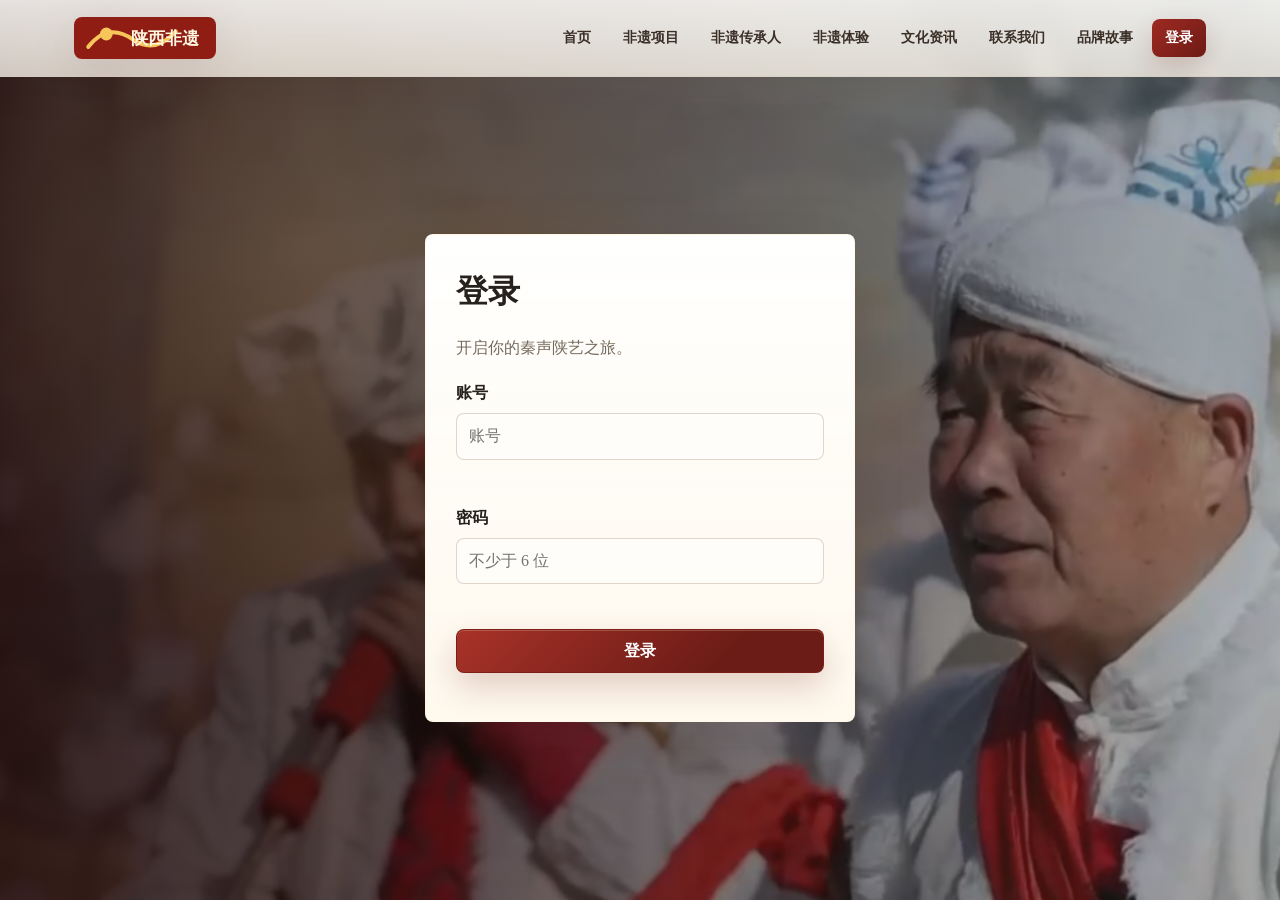
<file: login.html>
<!DOCTYPE html>
<html lang="zh-CN">
<head>
  <meta charset="UTF-8">
  <meta name="viewport" content="width=device-width, initial-scale=1.0">
  <title>登录 - 陕西非遗传播与互动平台</title>
  <link rel="stylesheet" href="css/reset.css?v=20260601a">
  <link rel="stylesheet" href="css/common.css?v=20260608a">
  <link rel="stylesheet" href="css/pages.css?v=20260608a">
  <link rel="stylesheet" href="css/responsive.css?v=20260608a">
</head>
<body>
  <header class="site-header">
    <nav class="nav-wrap">
      <a class="brand" href="index.html"><img src="img/logo.svg" alt="秦声陕艺 logo"></a>
      <button class="nav-toggle" type="button" aria-label="打开导航" aria-expanded="false">☰</button>
      <ul class="nav-list">
        <li><a class="nav-link" href="index.html">首页</a></li>
        <li><a class="nav-link" href="projects.html">非遗项目</a></li>
        <li><a class="nav-link" href="inheritors.html">非遗传承人</a></li>
        <li><a class="nav-link" href="experience.html">非遗体验</a></li>
        <li><a class="nav-link" href="news.html">文化资讯</a></li>
        <li><a class="nav-link" href="contact.html">联系我们</a></li>
        <li><a class="nav-link" href="about.html">品牌故事</a></li>
        <li><a class="nav-link" href="login.html">登录</a></li>
      </ul>
    </nav>
  </header>
  <main class="login-page">
    <form class="form-panel login-card" data-validate="login" novalidate>
      <h1>登录</h1>
      <p class="section-desc">开启你的秦声陕艺之旅。</p>
      <div class="field">
        <label for="account">账号</label>
        <input id="account" name="account" type="text" placeholder="账号">
        <span class="error" data-error="account"></span>
      </div>
      <div class="field">
        <label for="password">密码</label>
        <input id="password" name="password" type="password" placeholder="不少于 6 位">
        <span class="error" data-error="password"></span>
      </div>
      <button class="btn" type="submit">登录</button>
      <p data-form-status></p>
    </form>
  </main>
  <script src="js/main.js?v=20260528d"></script>
  <script src="js/form-validate.js?v=20260605b"></script>
</body>
</html>
</file>
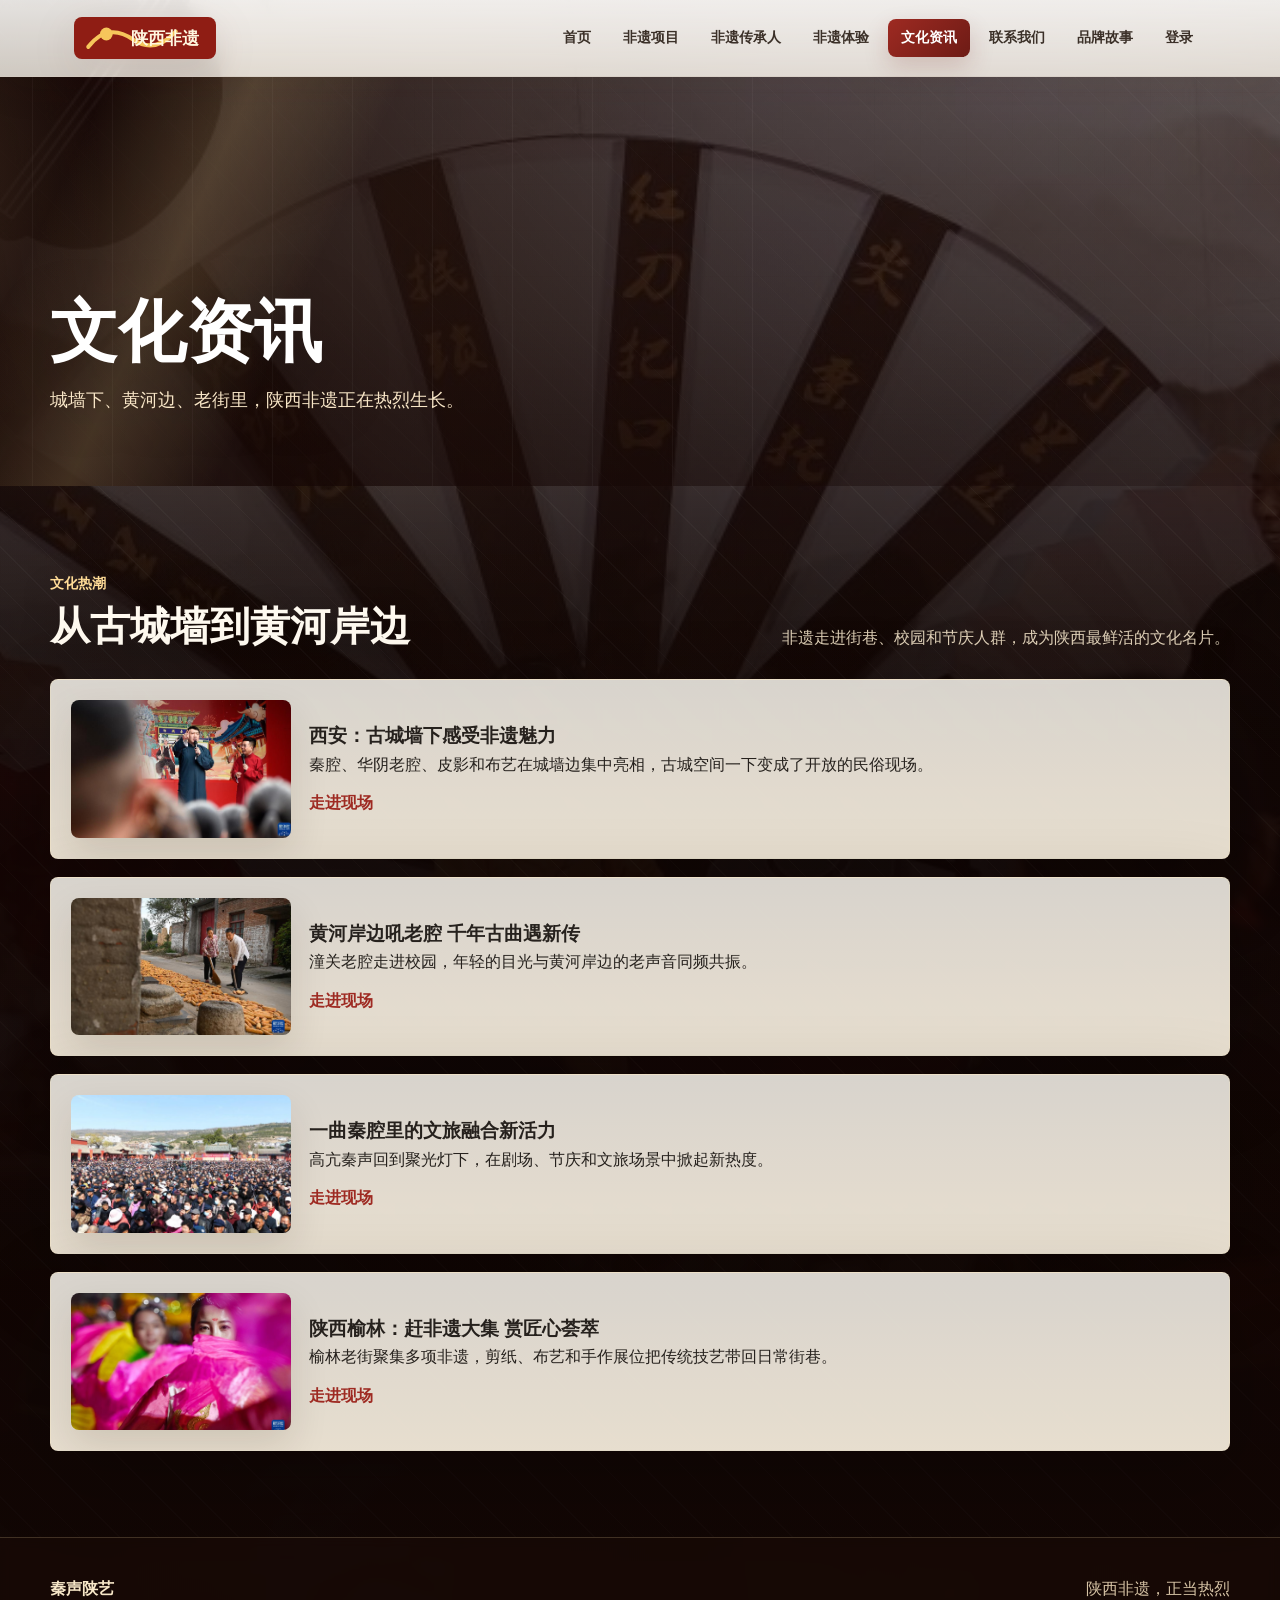
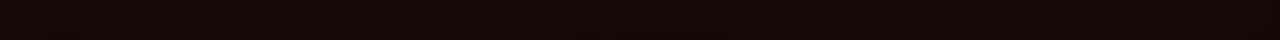
<file: news.html>
<!DOCTYPE html>
<html lang="zh-CN">
<head>
  <meta charset="UTF-8">
  <meta name="viewport" content="width=device-width, initial-scale=1.0">
  <title>文化资讯 - 陕西非遗传播与互动平台</title>
  <link rel="stylesheet" href="css/reset.css?v=20260601a">
  <link rel="stylesheet" href="css/common.css?v=20260608a">
  <link rel="stylesheet" href="css/pages.css?v=20260608a">
  <link rel="stylesheet" href="css/responsive.css?v=20260608a">
</head>
<body class="news-body immersive-body">
  <header class="site-header">
    <nav class="nav-wrap">
      <a class="brand" href="index.html"><img src="img/logo.svg" alt="秦声陕艺 logo"></a>
      <button class="nav-toggle" type="button" aria-label="打开导航" aria-expanded="false">☰</button>
      <ul class="nav-list">
        <li><a class="nav-link" href="index.html">首页</a></li>
        <li><a class="nav-link" href="projects.html">非遗项目</a></li>
        <li><a class="nav-link" href="inheritors.html">非遗传承人</a></li>
        <li><a class="nav-link" href="experience.html">非遗体验</a></li>
        <li><a class="nav-link" href="news.html">文化资讯</a></li>
        <li><a class="nav-link" href="contact.html">联系我们</a></li>
        <li><a class="nav-link" href="about.html">品牌故事</a></li>
        <li><a class="nav-link" href="login.html">登录</a></li>
      </ul>
    </nav>
  </header>
  <main class="main immersive-page news-page">
    <section class="page-hero news-hero">
      <div class="container">
        <h1>文化资讯</h1>
        <p>城墙下、黄河边、老街里，陕西非遗正在热烈生长。</p>
      </div>
    </section>
    <section class="section">
      <div class="container">
        <div class="section-head">
          <div>
            <p class="eyebrow">文化热潮</p>
            <h2 class="section-title">从古城墙到黄河岸边</h2>
          </div>
          <p class="section-desc">非遗走进街巷、校园和节庆人群，成为陕西最鲜活的文化名片。</p>
        </div>
        <ul class="news-list">
          <li>
            <img class="news-thumb" src="img/materials/hd/xian-heritage-market/xian-market-xinhua-01.jpg" alt="西安城墙非遗集市">
            <div><h3>西安：古城墙下感受非遗魅力</h3><p>秦腔、华阴老腔、皮影和布艺在城墙边集中亮相，古城空间一下变成了开放的民俗现场。</p><a class="source-link" href="https://www.news.cn/photo/2023-09/12/c_1129859005.htm" target="_blank" rel="noopener">走进现场</a></div>
          </li>
          <li>
            <img class="news-thumb" src="img/materials/hd/huanghe-laoqiang/laoqiang-xinhua-01.jpg" alt="黄河老腔传习">
            <div><h3>黄河岸边吼老腔 千年古曲遇新传</h3><p>潼关老腔走进校园，年轻的目光与黄河岸边的老声音同频共振。</p><a class="source-link" href="https://www.news.cn/photo/2022-09/29/c_1129042830.htm" target="_blank" rel="noopener">走进现场</a></div>
          </li>
          <li>
            <img class="news-thumb" src="img/materials/hd/qinqiang-opera/qinqiang-cctv-02.jpg" alt="秦腔演出现场">
            <div><h3>一曲秦腔里的文旅融合新活力</h3><p>高亢秦声回到聚光灯下，在剧场、节庆和文旅场景中掀起新热度。</p><a class="source-link" href="https://news.cctv.com/2025/03/31/ARTINeEIn80Z6ipXDrTEk9Gl250331.shtml" target="_blank" rel="noopener">走进现场</a></div>
          </li>
          <li>
            <img class="news-thumb" src="img/materials/hd/yulin-heritage-fair/yulin-fair-photo-xinhua-04.jpg" alt="非遗大集剪纸展示">
            <div><h3>陕西榆林：赶非遗大集 赏匠心荟萃</h3><p>榆林老街聚集多项非遗，剪纸、布艺和手作展位把传统技艺带回日常街巷。</p><a class="source-link" href="https://www.news.cn/photo/2023-02/18/c_1129376397.htm" target="_blank" rel="noopener">走进现场</a></div>
          </li>
        </ul>
      </div>
    </section>
  </main>
  <footer class="site-footer"><div class="footer-inner"><strong>秦声陕艺</strong><p>陕西非遗，正当热烈</p></div></footer>
  <script src="js/main.js?v=20260528d"></script>
</body>
</html>
</file>
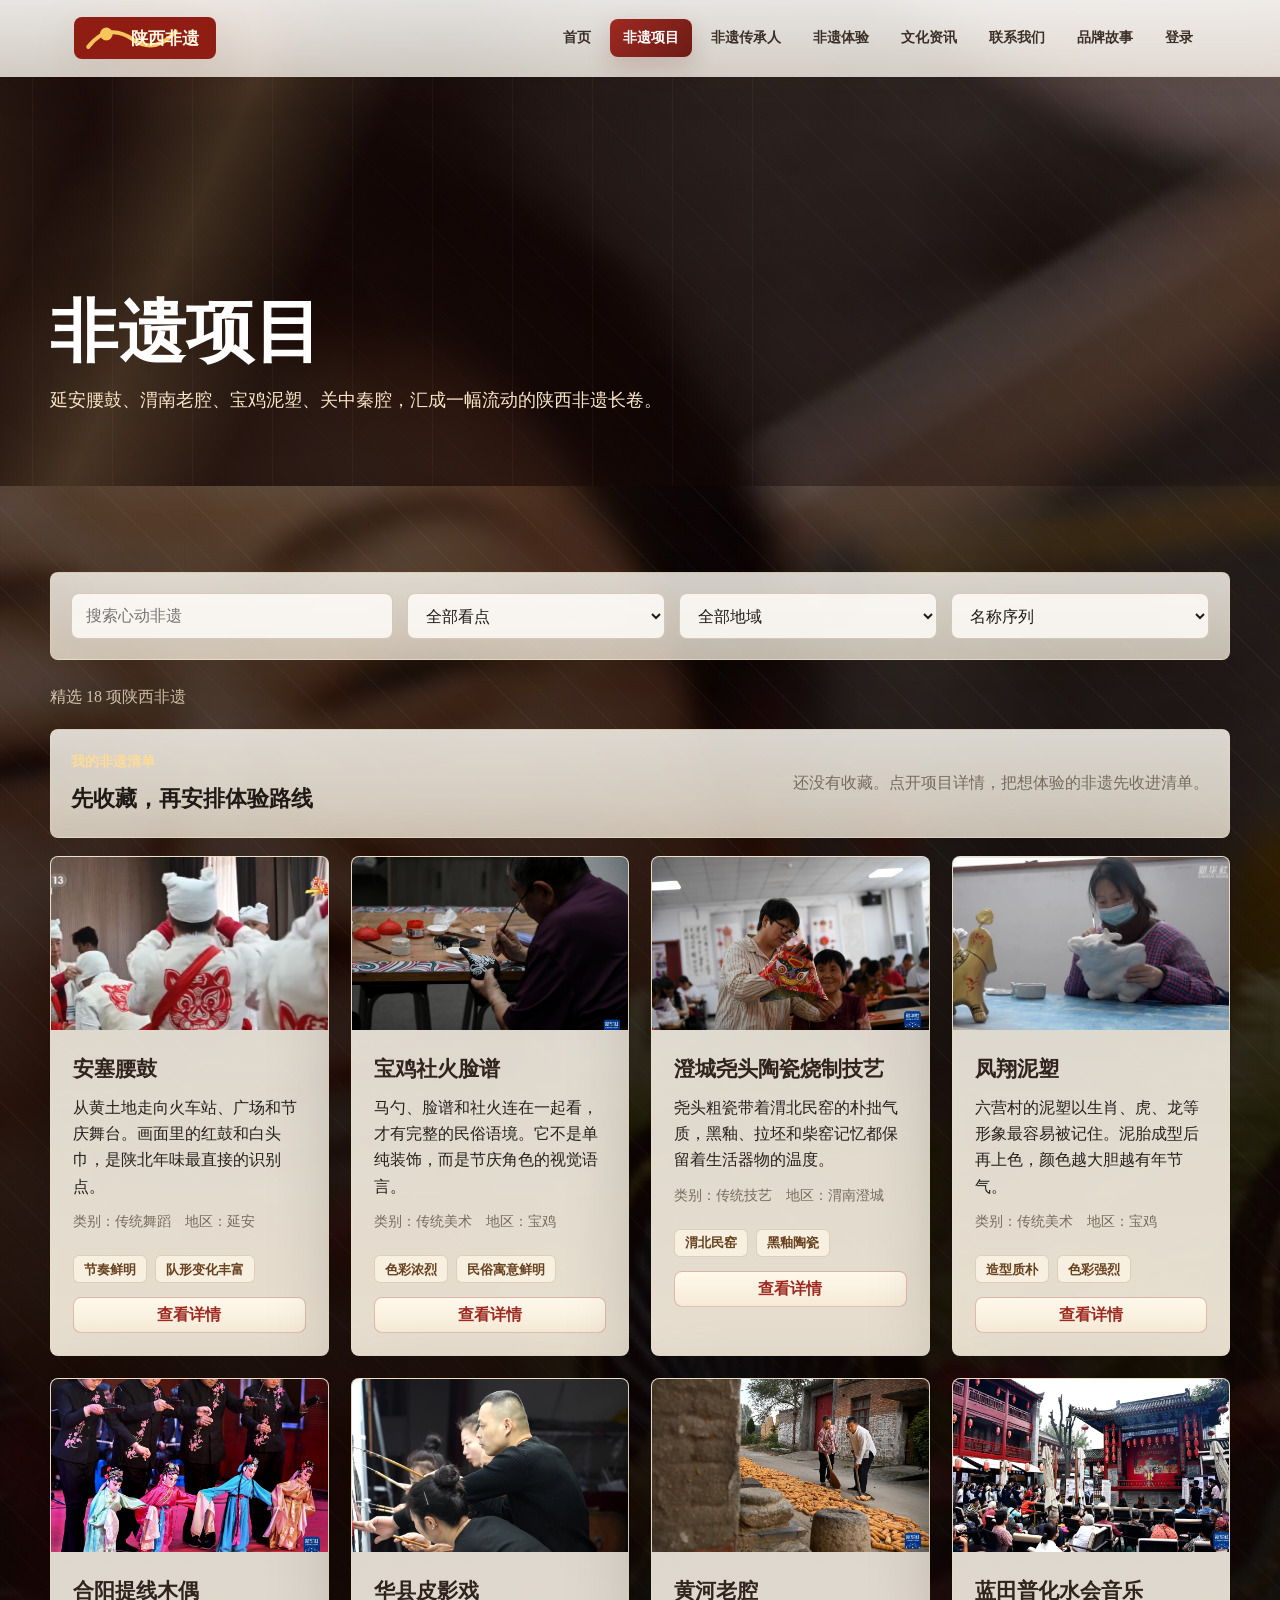
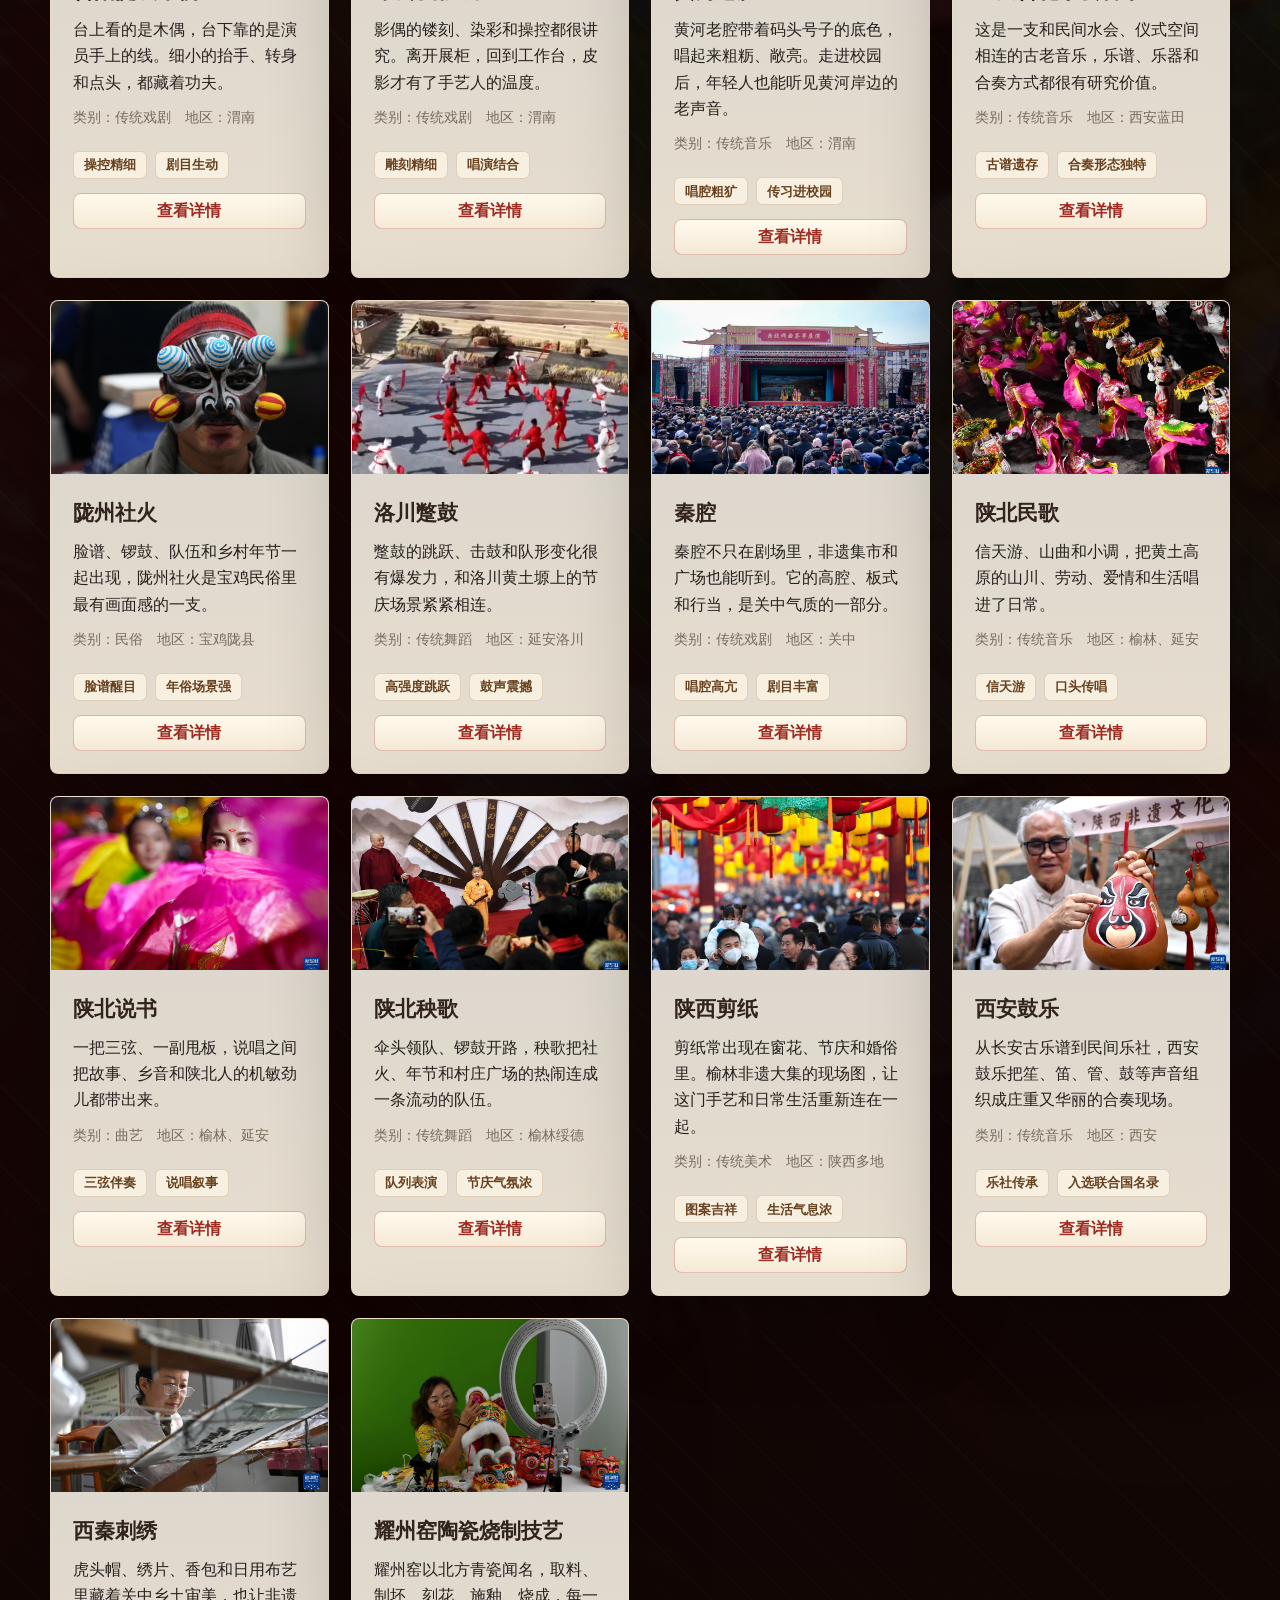
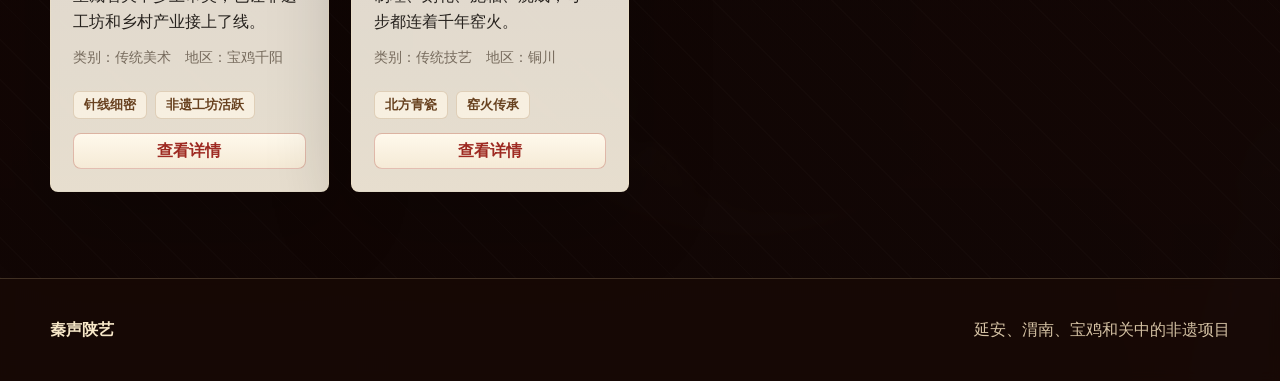
<file: projects.html>
<!DOCTYPE html>
<html lang="zh-CN">
<head>
  <meta charset="UTF-8">
  <meta name="viewport" content="width=device-width, initial-scale=1.0">
  <title>非遗项目 - 陕西非遗传播与互动平台</title>
  <link rel="stylesheet" href="css/reset.css?v=20260601a">
  <link rel="stylesheet" href="css/common.css?v=20260608a">
  <link rel="stylesheet" href="css/pages.css?v=20260608a">
  <link rel="stylesheet" href="css/responsive.css?v=20260608a">
</head>
<body class="projects-body immersive-body">
  <header class="site-header">
    <nav class="nav-wrap">
      <a class="brand" href="index.html"><img src="img/logo.svg" alt="秦声陕艺 logo"></a>
      <button class="nav-toggle" type="button" aria-label="打开导航" aria-expanded="false">☰</button>
      <ul class="nav-list">
        <li><a class="nav-link" href="index.html">首页</a></li>
        <li><a class="nav-link" href="projects.html">非遗项目</a></li>
        <li><a class="nav-link" href="inheritors.html">非遗传承人</a></li>
        <li><a class="nav-link" href="experience.html">非遗体验</a></li>
        <li><a class="nav-link" href="news.html">文化资讯</a></li>
        <li><a class="nav-link" href="contact.html">联系我们</a></li>
        <li><a class="nav-link" href="about.html">品牌故事</a></li>
        <li><a class="nav-link" href="login.html">登录</a></li>
      </ul>
    </nav>
  </header>
  <main class="main immersive-page projects-page">
    <section class="page-hero projects-hero">
      <div class="container">
        <h1>非遗项目</h1>
        <p>延安腰鼓、渭南老腔、宝鸡泥塑、关中秦腔，汇成一幅流动的陕西非遗长卷。</p>
      </div>
    </section>
    <section class="section">
      <div class="container">
        <div class="filter-panel">
          <input id="projectKeyword" type="search" placeholder="搜索心动非遗">
          <select id="projectCategory" aria-label="项目分类">
            <option value="all">全部看点</option>
            <option value="drama">传统戏剧</option>
            <option value="dance">传统舞蹈</option>
            <option value="art">传统美术</option>
            <option value="music">传统音乐</option>
            <option value="quyi">曲艺</option>
            <option value="craft">传统技艺</option>
            <option value="folk">民俗</option>
          </select>
          <select id="projectRegion" aria-label="项目地域">
            <option value="all">全部地域</option>
            <option value="xian">西安</option>
            <option value="yanan">延安</option>
            <option value="weinan">渭南</option>
            <option value="baoji">宝鸡</option>
            <option value="yulin">榆林</option>
            <option value="tongchuan">铜川</option>
            <option value="guanzhong">关中</option>
            <option value="shaanxi">陕西多地</option>
          </select>
          <select id="projectSort" aria-label="排序方式">
            <option value="name">名称序列</option>
            <option value="year">年代序列</option>
          </select>
        </div>
        <p id="projectCount" class="section-desc">精选 18 项陕西非遗</p>
        <section class="wish-panel" aria-labelledby="wishTitle">
          <div>
            <p class="eyebrow">我的非遗清单</p>
            <h2 id="wishTitle">先收藏，再安排体验路线</h2>
          </div>
          <div id="projectWishListView" class="wish-list-view"></div>
        </section>
        <div id="projectList" class="grid four" style="margin-top: 18px;">
          <article class="card project-card" data-name="安塞腰鼓" data-category="dance" data-region="yanan" data-year="2006">
            <img class="card-media" src="img/materials/hd/ansai-yangge-drum/ansai-cctv-02.jpg" alt="安塞腰鼓">
            <div class="card-body">
              <h3>安塞腰鼓</h3>
              <p>从黄土地走向火车站、广场和节庆舞台。画面里的红鼓和白头巾，是陕北年味最直接的识别点。</p>
              <div class="project-meta"><span>类别：传统舞蹈</span><span>地区：延安</span></div>
              <ul><li>节奏鲜明</li><li>队形变化丰富</li></ul>
            </div>
          </article>
          <article class="card project-card" data-name="华县皮影戏" data-category="drama" data-region="weinan" data-year="2006">
            <img class="card-media" src="img/materials/hd/huaxian-shadow/huazhou-xinhua-2025-02.png" alt="华县皮影戏">
            <div class="card-body">
              <h3>华县皮影戏</h3>
              <p>影偶的镂刻、染彩和操控都很讲究。离开展柜，回到工作台，皮影才有了手艺人的温度。</p>
              <div class="project-meta"><span>类别：传统戏剧</span><span>地区：渭南</span></div>
              <ul><li>雕刻精细</li><li>唱演结合</li></ul>
            </div>
          </article>
          <article class="card project-card" data-name="秦腔" data-category="drama" data-region="guanzhong" data-year="2006">
            <img class="card-media" src="img/materials/hd/qinqiang-opera/qinqiang-cctv-01.jpg" alt="秦腔">
            <div class="card-body">
              <h3>秦腔</h3>
              <p>秦腔不只在剧场里，非遗集市和广场也能听到。它的高腔、板式和行当，是关中气质的一部分。</p>
              <div class="project-meta"><span>类别：传统戏剧</span><span>地区：关中</span></div>
              <ul><li>唱腔高亢</li><li>剧目丰富</li></ul>
            </div>
          </article>
          <article class="card project-card" data-name="凤翔泥塑" data-category="art" data-region="baoji" data-year="2006">
            <img class="card-media" src="img/materials/hd/fengxiang-clay/fengxiang-xinhua-video-poster.png" alt="凤翔泥塑">
            <div class="card-body">
              <h3>凤翔泥塑</h3>
              <p>六营村的泥塑以生肖、虎、龙等形象最容易被记住。泥胎成型后再上色，颜色越大胆越有年节气。</p>
              <div class="project-meta"><span>类别：传统美术</span><span>地区：宝鸡</span></div>
              <ul><li>造型质朴</li><li>色彩强烈</li></ul>
            </div>
          </article>
          <article class="card project-card" data-name="宝鸡社火脸谱" data-category="art" data-region="baoji" data-year="2008">
            <img class="card-media" src="img/materials/hd/baoji-folkcraft/baoji-folkcraft-xinhua-03.jpg" alt="宝鸡社火脸谱">
            <div class="card-body">
              <h3>宝鸡社火脸谱</h3>
              <p>马勺、脸谱和社火连在一起看，才有完整的民俗语境。它不是单纯装饰，而是节庆角色的视觉语言。</p>
              <div class="project-meta"><span>类别：传统美术</span><span>地区：宝鸡</span></div>
              <ul><li>色彩浓烈</li><li>民俗寓意鲜明</li></ul>
            </div>
          </article>
          <article class="card project-card" data-name="陕西剪纸" data-category="art" data-region="shaanxi" data-year="2008">
            <img class="card-media" src="img/materials/hd/yulin-heritage-fair/yulin-fair-photo-xinhua-01.jpg" alt="陕西剪纸">
            <div class="card-body">
              <h3>陕西剪纸</h3>
              <p>剪纸常出现在窗花、节庆和婚俗里。榆林非遗大集的现场图，让这门手艺和日常生活重新连在一起。</p>
              <div class="project-meta"><span>类别：传统美术</span><span>地区：陕西多地</span></div>
              <ul><li>图案吉祥</li><li>生活气息浓</li></ul>
            </div>
          </article>
          <article class="card project-card" data-name="黄河老腔" data-category="music" data-region="weinan" data-year="2009">
            <img class="card-media" src="img/materials/hd/huanghe-laoqiang/laoqiang-xinhua-01.jpg" alt="黄河老腔">
            <div class="card-body">
              <h3>黄河老腔</h3>
              <p>黄河老腔带着码头号子的底色，唱起来粗粝、敞亮。走进校园后，年轻人也能听见黄河岸边的老声音。</p>
              <div class="project-meta"><span>类别：传统音乐</span><span>地区：渭南</span></div>
              <ul><li>唱腔粗犷</li><li>传习进校园</li></ul>
            </div>
          </article>
          <article class="card project-card" data-name="合阳提线木偶" data-category="drama" data-region="weinan" data-year="2006">
            <img class="card-media" src="img/materials/hd/heyang-puppets/puppets-xinhua-01.jpg" alt="合阳提线木偶">
            <div class="card-body">
              <h3>合阳提线木偶</h3>
              <p>台上看的是木偶，台下靠的是演员手上的线。细小的抬手、转身和点头，都藏着功夫。</p>
              <div class="project-meta"><span>类别：传统戏剧</span><span>地区：渭南</span></div>
              <ul><li>操控精细</li><li>剧目生动</li></ul>
            </div>
          </article>
          <article class="card project-card" data-name="西安鼓乐" data-category="music" data-region="xian" data-year="2006">
            <img class="card-media" src="img/materials/hd/xian-heritage-market/xian-market-xinhua-05.jpg" alt="西安鼓乐">
            <div class="card-body">
              <h3>西安鼓乐</h3>
              <p>从长安古乐谱到民间乐社，西安鼓乐把笙、笛、管、鼓等声音组织成庄重又华丽的合奏现场。</p>
              <div class="project-meta"><span>类别：传统音乐</span><span>地区：西安</span></div>
              <ul><li>乐社传承</li><li>入选联合国名录</li></ul>
            </div>
          </article>
          <article class="card project-card" data-name="蓝田普化水会音乐" data-category="music" data-region="xian" data-year="2006">
            <img class="card-media" src="img/materials/hd/xian-heritage-market/xian-market-xinhua-06.jpg" alt="蓝田普化水会音乐">
            <div class="card-body">
              <h3>蓝田普化水会音乐</h3>
              <p>这是一支和民间水会、仪式空间相连的古老音乐，乐谱、乐器和合奏方式都很有研究价值。</p>
              <div class="project-meta"><span>类别：传统音乐</span><span>地区：西安蓝田</span></div>
              <ul><li>古谱遗存</li><li>合奏形态独特</li></ul>
            </div>
          </article>
          <article class="card project-card" data-name="陕北民歌" data-category="music" data-region="yulin" data-year="2008">
            <img class="card-media" src="img/materials/hd/yulin-heritage-fair/yulin-fair-photo-xinhua-03.jpg" alt="陕北民歌">
            <div class="card-body">
              <h3>陕北民歌</h3>
              <p>信天游、山曲和小调，把黄土高原的山川、劳动、爱情和生活唱进了日常。</p>
              <div class="project-meta"><span>类别：传统音乐</span><span>地区：榆林、延安</span></div>
              <ul><li>信天游</li><li>口头传唱</li></ul>
            </div>
          </article>
          <article class="card project-card" data-name="陕北说书" data-category="quyi" data-region="yulin" data-year="2006">
            <img class="card-media" src="img/materials/hd/yulin-heritage-fair/yulin-fair-photo-xinhua-04.jpg" alt="陕北说书">
            <div class="card-body">
              <h3>陕北说书</h3>
              <p>一把三弦、一副甩板，说唱之间把故事、乡音和陕北人的机敏劲儿都带出来。</p>
              <div class="project-meta"><span>类别：曲艺</span><span>地区：榆林、延安</span></div>
              <ul><li>三弦伴奏</li><li>说唱叙事</li></ul>
            </div>
          </article>
          <article class="card project-card" data-name="陕北秧歌" data-category="dance" data-region="yulin" data-year="2006">
            <img class="card-media" src="img/materials/hd/yulin-heritage-fair/yulin-fair-photo-xinhua-05.jpg" alt="陕北秧歌">
            <div class="card-body">
              <h3>陕北秧歌</h3>
              <p>伞头领队、锣鼓开路，秧歌把社火、年节和村庄广场的热闹连成一条流动的队伍。</p>
              <div class="project-meta"><span>类别：传统舞蹈</span><span>地区：榆林绥德</span></div>
              <ul><li>队列表演</li><li>节庆气氛浓</li></ul>
            </div>
          </article>
          <article class="card project-card" data-name="洛川蹩鼓" data-category="dance" data-region="yanan" data-year="2006">
            <img class="card-media" src="img/materials/hd/ansai-yangge-drum/ansai-cctv-03.jpg" alt="洛川蹩鼓">
            <div class="card-body">
              <h3>洛川蹩鼓</h3>
              <p>蹩鼓的跳跃、击鼓和队形变化很有爆发力，和洛川黄土塬上的节庆场景紧紧相连。</p>
              <div class="project-meta"><span>类别：传统舞蹈</span><span>地区：延安洛川</span></div>
              <ul><li>高强度跳跃</li><li>鼓声震撼</li></ul>
            </div>
          </article>
          <article class="card project-card" data-name="陇州社火" data-category="folk" data-region="baoji" data-year="2006">
            <img class="card-media" src="img/materials/hd/longzhou-shehuo/longzhou-shehuo-xinhua-01.jpg" alt="陇州社火">
            <div class="card-body">
              <h3>陇州社火</h3>
              <p>脸谱、锣鼓、队伍和乡村年节一起出现，陇州社火是宝鸡民俗里最有画面感的一支。</p>
              <div class="project-meta"><span>类别：民俗</span><span>地区：宝鸡陇县</span></div>
              <ul><li>脸谱醒目</li><li>年俗场景强</li></ul>
            </div>
          </article>
          <article class="card project-card" data-name="西秦刺绣" data-category="art" data-region="baoji" data-year="2008">
            <img class="card-media" src="img/materials/hd/baoji-folkcraft/baoji-folkcraft-xinhua-05.jpg" alt="西秦刺绣">
            <div class="card-body">
              <h3>西秦刺绣</h3>
              <p>虎头帽、绣片、香包和日用布艺里藏着关中乡土审美，也让非遗工坊和乡村产业接上了线。</p>
              <div class="project-meta"><span>类别：传统美术</span><span>地区：宝鸡千阳</span></div>
              <ul><li>针线细密</li><li>非遗工坊活跃</li></ul>
            </div>
          </article>
          <article class="card project-card" data-name="耀州窑陶瓷烧制技艺" data-category="craft" data-region="tongchuan" data-year="2006">
            <img class="card-media" src="img/materials/hd/baoji-folkcraft/baoji-folkcraft-xinhua-06.jpg" alt="耀州窑陶瓷烧制技艺">
            <div class="card-body">
              <h3>耀州窑陶瓷烧制技艺</h3>
              <p>耀州窑以北方青瓷闻名，取料、制坯、刻花、施釉、烧成，每一步都连着千年窑火。</p>
              <div class="project-meta"><span>类别：传统技艺</span><span>地区：铜川</span></div>
              <ul><li>北方青瓷</li><li>窑火传承</li></ul>
            </div>
          </article>
          <article class="card project-card" data-name="澄城尧头陶瓷烧制技艺" data-category="craft" data-region="weinan" data-year="2006">
            <img class="card-media" src="img/materials/hd/baoji-folkcraft/baoji-folkcraft-xinhua-07.jpg" alt="澄城尧头陶瓷烧制技艺">
            <div class="card-body">
              <h3>澄城尧头陶瓷烧制技艺</h3>
              <p>尧头粗瓷带着渭北民窑的朴拙气质，黑釉、拉坯和柴窑记忆都保留着生活器物的温度。</p>
              <div class="project-meta"><span>类别：传统技艺</span><span>地区：渭南澄城</span></div>
              <ul><li>渭北民窑</li><li>黑釉陶瓷</li></ul>
            </div>
          </article>
        </div>
      </div>
    </section>
  </main>
  <footer class="site-footer"><div class="footer-inner"><strong>秦声陕艺</strong><p>延安、渭南、宝鸡和关中的非遗项目</p></div></footer>
  <script src="js/main.js?v=20260528d"></script>
  <script src="js/search.js?v=20260609a"></script>
</body>
</html>
</file>
<file: css/common.css>
:root {
  --red: #9e2a22;
  --red-dark: #52140f;
  --gold: #d9ad63;
  --teal: #164844;
  --ink: #201a16;
  --muted: #776b5d;
  --paper: #f5efe3;
  --white: #fffdfa;
  --line: rgba(107, 76, 45, 0.16);
  --line-strong: rgba(126, 88, 47, 0.28);
  --shadow: 0 24px 70px rgba(42, 25, 13, 0.14);
  --shadow-deep: 0 34px 100px rgba(25, 14, 8, 0.28);
  --motion: cubic-bezier(0.22, 1, 0.36, 1);
}

body {
  background:
    radial-gradient(circle at 10% 0%, rgba(217, 173, 99, 0.18), transparent 34rem),
    radial-gradient(circle at 92% 18%, rgba(22, 72, 68, 0.12), transparent 30rem),
    linear-gradient(180deg, #fbf7ef 0%, #f2eadc 100%);
}

body::before {
  content: "";
  position: fixed;
  inset: 0;
  z-index: -1;
  pointer-events: none;
  background-image:
    linear-gradient(rgba(86, 55, 26, 0.035) 1px, transparent 1px),
    linear-gradient(90deg, rgba(86, 55, 26, 0.026) 1px, transparent 1px);
  background-size: 46px 46px;
  mask-image: linear-gradient(180deg, rgba(0, 0, 0, 0.86), transparent 78%);
}

.site-header {
  position: fixed;
  top: 0;
  left: 0;
  z-index: 50;
  width: 100%;
  background:
    linear-gradient(180deg, rgba(255, 253, 250, 0.88), rgba(255, 249, 239, 0.78));
  border-bottom: 1px solid rgba(126, 88, 47, 0.16);
  box-shadow: 0 12px 38px rgba(45, 25, 12, 0.08);
  backdrop-filter: blur(10px) saturate(1.08);
}

.site-header::after {
  content: none;
  position: absolute;
  left: 0;
  right: 0;
  bottom: -1px;
  height: 1px;
  background: linear-gradient(90deg, transparent, rgba(199, 150, 65, 0.9), transparent);
  transform: translateX(-100%);
  animation: headerTrace 3600ms ease-in-out infinite;
}

.nav-wrap {
  display: flex;
  align-items: center;
  justify-content: space-between;
  gap: 24px;
  max-width: 1180px;
  height: 76px;
  margin: 0 auto;
  padding: 0 24px;
}

.brand {
  display: inline-flex;
  align-items: center;
  gap: 10px;
  font-weight: 800;
  color: var(--red-dark);
  white-space: nowrap;
}

.brand img {
  width: 142px;
  height: auto;
  filter: drop-shadow(0 10px 20px rgba(82, 20, 15, 0.1));
}

.nav-toggle {
  display: none;
  width: 42px;
  height: 42px;
  border: 1px solid var(--line);
  border-radius: 8px;
  background: var(--white);
  color: var(--red-dark);
}

.nav-list {
  display: flex;
  align-items: center;
  gap: 6px;
  padding: 0;
  list-style: none;
}

.nav-link {
  display: inline-flex;
  align-items: center;
  min-height: 38px;
  padding: 0 13px;
  border-radius: 8px;
  color: #3b3028;
  font-size: 14px;
  font-weight: 700;
  transition: color 180ms ease, background-color 180ms ease, transform 180ms ease, box-shadow 180ms ease;
}

.nav-link:hover,
.nav-link.active {
  color: #fff;
  background: linear-gradient(135deg, var(--red), #6d1b15);
  box-shadow: 0 10px 24px rgba(110, 29, 21, 0.18);
}

.nav-link:hover {
  transform: translateY(-1px);
}

.main {
  padding-top: 76px;
}

.section {
  padding: 86px 24px;
}

.section.alt {
  background:
    linear-gradient(135deg, rgba(255, 253, 250, 0.62), rgba(236, 223, 199, 0.68)),
    #f5eddd;
}

.container {
  max-width: 1180px;
  margin: 0 auto;
}

.section-head {
  display: flex;
  align-items: end;
  justify-content: space-between;
  gap: 24px;
  margin-bottom: 28px;
  animation: softRise 520ms var(--motion) both;
}

.eyebrow {
  margin-bottom: 8px;
  color: var(--red);
  font-size: 14px;
  font-weight: 800;
  letter-spacing: 0;
}

.section-title {
  color: var(--ink);
  font-size: 40px;
  line-height: 1.2;
  letter-spacing: 0;
}

.section-desc {
  max-width: 620px;
  color: var(--muted);
}

.nowrap {
  display: inline-block;
  white-space: nowrap;
}

.btn {
  position: relative;
  overflow: hidden;
  display: inline-flex;
  align-items: center;
  justify-content: center;
  min-height: 44px;
  padding: 0 20px;
  border: 1px solid rgba(122, 30, 23, 0.92);
  border-radius: 8px;
  background:
    linear-gradient(135deg, #a83229, #6c1c16 72%),
    var(--red);
  color: #fff;
  font-weight: 800;
  box-shadow: 0 14px 32px rgba(111, 29, 20, 0.2), inset 0 1px 0 rgba(255, 238, 200, 0.22);
  transition: transform 180ms ease, box-shadow 180ms ease, background-color 180ms ease, border-color 180ms ease;
}

.btn::before {
  content: "";
  position: absolute;
  inset: -40% -70%;
  background: linear-gradient(110deg, transparent 35%, rgba(255, 232, 175, 0.45), transparent 65%);
  transform: translateX(-65%) rotate(8deg);
  transition: transform 520ms var(--motion);
}

.btn:hover::before {
  transform: translateX(65%) rotate(8deg);
}

.btn > * {
  position: relative;
}

.btn.secondary {
  border-color: rgba(128, 85, 38, 0.34);
  background: rgba(255, 253, 250, 0.68);
  color: var(--red-dark);
  box-shadow: inset 0 1px 0 rgba(255, 255, 255, 0.72);
  backdrop-filter: blur(10px);
}

.btn:hover {
  transform: translateY(-1px);
  box-shadow: 0 20px 42px rgba(101, 26, 19, 0.22), inset 0 1px 0 rgba(255, 238, 200, 0.24);
}

.grid {
  display: grid;
  gap: 22px;
}

.grid.three {
  grid-template-columns: repeat(3, minmax(0, 1fr));
}

.grid.four {
  grid-template-columns: repeat(4, minmax(0, 1fr));
}

.card {
  position: relative;
  overflow: hidden;
  border: 1px solid var(--line);
  border-radius: 8px;
  background:
    linear-gradient(180deg, rgba(255, 255, 255, 0.86), rgba(255, 250, 241, 0.96)),
    var(--white);
  box-shadow: 0 12px 36px rgba(65, 39, 20, 0.08);
  animation: softRise 520ms var(--motion) both;
  transition: transform 260ms var(--motion), box-shadow 260ms var(--motion), border-color 260ms ease;
}

.card-media {
  width: 100%;
  aspect-ratio: 16 / 10;
  object-fit: cover;
  filter: saturate(0.98) contrast(1.04);
  transition: transform 600ms var(--motion);
}

.card:hover {
  border-color: rgba(217, 173, 99, 0.72);
  transform: translateY(-7px) scale(1.01);
  box-shadow: 0 28px 76px rgba(58, 34, 17, 0.18);
}

.card:hover .card-media {
  transform: scale(1.025);
}

.card-body {
  position: relative;
  z-index: 2;
  padding: 22px;
}

.card h3 {
  margin-bottom: 8px;
  color: #31231d;
  font-size: 21px;
}

.tag-row {
  display: flex;
  flex-wrap: wrap;
  gap: 8px;
  margin-top: 14px;
}

.tag {
  display: inline-flex;
  align-items: center;
  min-height: 28px;
  padding: 0 10px;
  border: 1px solid rgba(139, 94, 43, 0.22);
  border-radius: 6px;
  background: rgba(255, 247, 232, 0.72);
  color: #68411f;
  font-size: 13px;
  font-weight: 700;
}

.media-source {
  margin-top: 12px;
  color: #8b7a6a;
  font-size: 12px;
}

.grid .card:nth-child(2),
.news-list li:nth-child(2),
.timeline li:nth-child(2),
.source-list li:nth-child(2) {
  animation-delay: 70ms;
}

.grid .card:nth-child(3),
.news-list li:nth-child(3),
.timeline li:nth-child(3),
.source-list li:nth-child(3) {
  animation-delay: 130ms;
}

.grid .card:nth-child(4),
.news-list li:nth-child(4),
.timeline li:nth-child(4),
.source-list li:nth-child(4) {
  animation-delay: 190ms;
}

.page-hero {
  position: relative;
  min-height: 410px;
  display: grid;
  align-items: end;
  padding: 134px 24px 70px;
  color: #fff;
  background:
    linear-gradient(90deg, rgba(48, 12, 8, 0.86), rgba(48, 12, 8, 0.34)),
    url("../img/materials/hd/xian-heritage-market/xian-market-xinhua-07.jpg") center / cover;
  overflow: hidden;
}

.page-hero::before {
  content: "";
  position: absolute;
  inset: -3%;
  background: inherit;
  transform: scale(1.04);
  animation: heroDrift 9000ms var(--motion) both;
}

.page-hero::after {
  content: "";
  position: absolute;
  inset: 0;
  background:
    radial-gradient(circle at 18% 28%, rgba(255, 219, 151, 0.22), transparent 20rem),
    linear-gradient(115deg, transparent 0 38%, rgba(255, 222, 146, 0.18) 48%, transparent 58%),
    repeating-linear-gradient(90deg, rgba(255, 255, 255, 0.035) 0 1px, transparent 1px 80px);
  mix-blend-mode: screen;
  transform: translateX(-35%);
  animation: lightSweep 5600ms ease-in-out infinite;
  pointer-events: none;
}

.page-hero .container {
  position: relative;
  z-index: 1;
  animation: softRise 620ms var(--motion) both;
}

.projects-hero {
  background:
    linear-gradient(90deg, rgba(32, 9, 6, 0.9), rgba(32, 9, 6, 0.42) 58%, rgba(15, 6, 4, 0.38));
}

.inheritors-hero {
  background:
    linear-gradient(90deg, rgba(48, 12, 8, 0.9), rgba(48, 12, 8, 0.3)),
    url("../img/materials/hd/huaxian-shadow/huazhou-xinhua-2025-05.png") center / cover;
}

.experience-hero {
  background:
    linear-gradient(90deg, rgba(48, 12, 8, 0.86), rgba(48, 12, 8, 0.32)),
    url("../img/materials/hd/fengxiang-clay/fengxiang-xinhua-video-poster.png") center / cover;
}

.news-hero {
  background:
    linear-gradient(90deg, rgba(48, 12, 8, 0.86), rgba(48, 12, 8, 0.3)),
    url("../img/materials/hd/yulin-heritage-fair/yulin-fair-photo-xinhua-05.jpg") center / cover;
}

.about-hero {
  background:
    linear-gradient(90deg, rgba(48, 12, 8, 0.88), rgba(48, 12, 8, 0.3)),
    url("../img/materials/hd/longzhou-shehuo/longzhou-shehuo-xinhua-01.jpg") center / cover;
}

.contact-hero {
  background:
    linear-gradient(90deg, rgba(48, 12, 8, 0.86), rgba(48, 12, 8, 0.28)),
    url("../img/materials/hd/yulin-heritage-fair/yulin-fair-photo-xinhua-08.jpg") center / cover;
}

.page-hero .container {
  width: 100%;
}

.page-hero h1 {
  max-width: 760px;
  font-family: var(--display-font);
  font-size: 68px;
  font-weight: 700;
  line-height: 1.05;
  text-shadow: 0 26px 72px rgba(0, 0, 0, 0.42);
}

.page-hero p {
  max-width: 650px;
  margin-top: 18px;
  color: #f8e6c7;
  font-size: 18px;
}

.info-list {
  display: grid;
  gap: 12px;
}

.info-list li {
  padding-left: 4px;
}

.table-wrap {
  overflow-x: auto;
  border: 1px solid var(--line);
  border-radius: 8px;
  background: rgba(255, 253, 250, 0.9);
  box-shadow: var(--shadow);
  animation: softRise 520ms var(--motion) both;
}

table {
  width: 100%;
  border-collapse: collapse;
  min-width: 720px;
}

th,
td {
  padding: 15px 18px;
  border-bottom: 1px solid var(--line);
  text-align: left;
}

th {
  background: linear-gradient(135deg, #842119, #4b1510);
  color: #fff;
}

tr:last-child td {
  border-bottom: 0;
}

.form-panel {
  display: grid;
  gap: 18px;
  padding: 30px;
  border: 1px solid var(--line);
  border-radius: 8px;
  background:
    linear-gradient(180deg, rgba(255, 255, 255, 0.9), rgba(255, 249, 239, 0.94)),
    var(--white);
  box-shadow: var(--shadow);
  animation: softRise 520ms var(--motion) both;
}

.form-grid {
  display: grid;
  grid-template-columns: repeat(2, minmax(0, 1fr));
  gap: 18px;
}

.field {
  display: grid;
  gap: 7px;
}

.field.full {
  grid-column: 1 / -1;
}

.field label {
  font-weight: 800;
}

.field input,
.field select,
.field textarea {
  width: 100%;
  min-height: 44px;
  padding: 9px 12px;
  border: 1px solid rgba(126, 88, 47, 0.24);
  border-radius: 8px;
  background: rgba(255, 253, 250, 0.86);
  color: var(--ink);
  transition: border-color 180ms ease, box-shadow 180ms ease, background-color 180ms ease;
}

.field input:focus,
.field select:focus,
.field textarea:focus,
.filter-panel input:focus,
.filter-panel select:focus {
  outline: none;
  border-color: var(--gold);
  background: #fffdf8;
  box-shadow: 0 0 0 4px rgba(199, 150, 65, 0.18);
}

.field textarea {
  min-height: 112px;
  resize: vertical;
}

.choice-row {
  display: flex;
  flex-wrap: wrap;
  gap: 12px 20px;
}

.choice-row label {
  display: inline-flex;
  align-items: center;
  gap: 6px;
  font-weight: 600;
}

.error {
  min-height: 20px;
  color: #b2251a;
  font-size: 13px;
}

.success {
  color: #186a35;
  font-weight: 800;
}

.site-footer {
  padding: 38px 24px;
  background:
    linear-gradient(135deg, #2b1711, #122f2d);
  color: #f7e7c8;
  animation: softRise 520ms var(--motion) both;
}

.footer-inner {
  display: flex;
  align-items: center;
  justify-content: space-between;
  gap: 18px;
  max-width: 1180px;
  margin: 0 auto;
}

.footer-inner p {
  color: #d6c3a5;
}

@keyframes softRise {
  from {
    opacity: 0.01;
    transform: translateY(14px);
  }

  to {
    opacity: 1;
    transform: translateY(0);
  }
}

@keyframes headerTrace {
  0%,
  34% {
    transform: translateX(-100%);
  }

  70%,
  100% {
    transform: translateX(100%);
  }
}

@keyframes heroDrift {
  from {
    transform: scale(1.08) translateX(-1.2%);
  }

  to {
    transform: scale(1.02) translateX(0);
  }
}

@keyframes lightSweep {
  0%,
  28% {
    transform: translateX(-42%);
    opacity: 0;
  }

  46% {
    opacity: 1;
  }

  78%,
  100% {
    transform: translateX(42%);
    opacity: 0;
  }
}

@keyframes patternMove {
  from {
    background-position: 0 0, 0 0, 0 0;
  }

  to {
    background-position: 0 0, 72px 72px, 0 0;
  }
}

@keyframes modalIn {
  from {
    opacity: 0.01;
    transform: translateY(12px) scale(0.985);
  }

  to {
    opacity: 1;
    transform: translateY(0) scale(1);
  }
}

@keyframes backdropIn {
  from {
    opacity: 0.01;
  }

  to {
    opacity: 1;
  }
}

@media (max-width: 680px) {
  .section-title {
    font-size: 28px;
  }

  .page-hero h1 {
    font-size: 42px;
  }
}

@media (prefers-reduced-motion: reduce) {
  *,
  *::before,
  *::after {
    scroll-behavior: auto !important;
    transition-duration: 0.01ms !important;
    animation-duration: 0.01ms !important;
    animation-iteration-count: 1 !important;
  }
}
</file>
<file: css/index.css>
.hero {
  position: relative;
  min-height: calc(100vh - 76px);
  overflow: hidden;
  color: #fff;
  background: #170807;
  isolation: isolate;
}

.hero::before {
  content: "";
  position: absolute;
  inset: 0;
  z-index: 2;
  pointer-events: none;
  background:
    linear-gradient(115deg, transparent 0 36%, rgba(255, 216, 141, 0.22) 47%, transparent 58%),
    repeating-linear-gradient(90deg, rgba(255, 255, 255, 0.04) 0 1px, transparent 1px 96px);
  mix-blend-mode: screen;
  transform: translateX(-48%);
  animation: lightSweep 6200ms ease-in-out infinite;
}

.hero::after {
  content: "";
  position: absolute;
  inset: 0;
  z-index: 1;
  pointer-events: none;
  background:
    radial-gradient(circle at 24% 30%, rgba(255, 204, 117, 0.22), transparent 24rem),
    linear-gradient(135deg, rgba(217, 173, 99, 0.1), transparent 34%, rgba(143, 35, 27, 0.2) 100%),
    repeating-linear-gradient(45deg, rgba(255, 255, 255, 0.035) 0 1px, transparent 1px 26px),
    linear-gradient(180deg, transparent 52%, rgba(12, 5, 4, 0.58));
  background-size: auto, 72px 72px, auto;
  animation: patternMove 12000ms linear infinite;
}

.slides,
.slide {
  position: absolute;
  inset: 0;
}

.slide {
  opacity: 0;
  transition: opacity 700ms ease;
}

.slide.active {
  opacity: 1;
}

.slide.active img {
  animation: heroZoom 5200ms var(--motion) both;
}

.slide img {
  width: 100%;
  height: 100%;
  object-fit: cover;
}

.slide::after {
  content: "";
  position: absolute;
  inset: 0;
  background:
    linear-gradient(90deg, rgba(24, 6, 5, 0.92), rgba(24, 6, 5, 0.38) 52%, rgba(15, 7, 4, 0.18)),
    linear-gradient(0deg, rgba(19, 8, 5, 0.82), rgba(19, 8, 5, 0.02) 48%);
}

.hero-content {
  position: relative;
  z-index: 3;
  display: grid;
  align-content: center;
  min-height: calc(100vh - 76px);
  max-width: 1180px;
  margin: 0 auto;
  padding: 84px 24px 122px;
  animation: softRise 720ms var(--motion) both;
}

.hero-kicker {
  position: relative;
  width: fit-content;
  margin-bottom: 18px;
  padding: 7px 12px;
  border: 1px solid rgba(255, 220, 151, 0.28);
  border-radius: 999px;
  background: rgba(20, 8, 5, 0.34);
  color: #ffdc97;
  font-weight: 900;
  box-shadow: inset 0 1px 0 rgba(255, 255, 255, 0.12);
  backdrop-filter: blur(8px);
}

.hero-kicker::after {
  display: none;
}

.hero h1 {
  max-width: 900px;
  font-family: var(--display-font);
  font-size: 74px;
  font-weight: 700;
  line-height: 1.02;
  text-shadow: 0 30px 80px rgba(0, 0, 0, 0.5);
  animation: titleFocus 760ms 120ms var(--motion) both;
}

.hero p {
  max-width: 660px;
  margin: 24px 0 32px;
  color: #f8e9cd;
  font-size: 19px;
  text-shadow: 0 12px 34px rgba(0, 0, 0, 0.42);
}

.hero-actions {
  display: flex;
  flex-wrap: wrap;
  gap: 14px;
}

.hero .btn.secondary {
  border-color: rgba(255, 255, 255, 0.68);
  background: rgba(255, 255, 255, 0.1);
  color: #fff;
}

.carousel-controls {
  position: absolute;
  right: 32px;
  bottom: 32px;
  z-index: 3;
  display: flex;
  align-items: center;
  gap: 10px;
  padding: 10px;
  border: 1px solid rgba(255, 230, 178, 0.22);
  border-radius: 8px;
  background: rgba(18, 8, 5, 0.26);
  backdrop-filter: blur(10px);
}

.carousel-btn,
.dot {
  border: 1px solid rgba(255, 255, 255, 0.42);
  background: rgba(255, 255, 255, 0.16);
  color: #fff;
}

.carousel-btn {
  width: 44px;
  height: 44px;
  border-radius: 8px;
  font-size: 22px;
  transition: transform 180ms ease, background-color 180ms ease;
}

.carousel-btn:hover {
  background: rgba(255, 255, 255, 0.25);
  transform: translateY(-1px);
}

.dot {
  width: 12px;
  height: 12px;
  padding: 0;
  border-radius: 50%;
  transition: transform 180ms ease, background-color 180ms ease;
}

.dot.active {
  background: #ffd37a;
  border-color: #ffd37a;
  transform: scale(1.22);
}

.route-section {
  padding-top: 58px;
  padding-bottom: 62px;
}

.sound-section,
.history-section,
.craft-section,
.pulse-section,
.finale-section {
  padding-top: 74px;
  padding-bottom: 78px;
}

.scroll-video-page {
  position: relative;
  overflow: clip;
  background: #130806;
}

.scroll-video-bg {
  position: sticky;
  top: 76px;
  z-index: 0;
  height: calc(100vh - 76px);
  margin-bottom: calc(-100vh + 76px);
  overflow: hidden;
  color: #fff;
  background: #130806;
}

.scroll-video-bg video {
  position: absolute;
  inset: 0;
  width: 100%;
  height: 100%;
  object-fit: cover;
  filter: saturate(1.04) contrast(1.03) brightness(0.9);
}

.scroll-video-shade {
  position: absolute;
  inset: 0;
  pointer-events: none;
  background:
    radial-gradient(circle at 22% 28%, rgba(217, 173, 99, 0.18), transparent 26rem),
    linear-gradient(90deg, rgba(16, 6, 3, 0.88), rgba(16, 6, 3, 0.32) 58%, rgba(16, 6, 3, 0.2)),
    linear-gradient(0deg, rgba(16, 6, 3, 0.72), transparent 46%),
    repeating-linear-gradient(45deg, rgba(255, 255, 255, 0.035) 0 1px, transparent 1px 28px);
  background-size: auto, auto, 72px 72px;
  mix-blend-mode: normal;
}

.scroll-video-shade::after {
  content: "";
  position: absolute;
  inset: 0;
  background: linear-gradient(115deg, transparent 0 36%, rgba(255, 219, 151, 0.2) 48%, transparent 60%);
  mix-blend-mode: screen;
  transform: translateX(-44%);
  display: none;
}

.scroll-video-content {
  position: relative;
  z-index: 1;
  min-height: calc(100vh - 76px);
}

.scroll-video-page .section,
.scroll-video-page .section.alt {
  display: grid;
  align-items: center;
  min-height: calc(100vh - 76px);
  background: transparent;
}

.scroll-video-page .section-head {
  max-width: 840px;
  padding: 0;
  color: #fff;
  text-shadow: 0 18px 48px rgba(0, 0, 0, 0.38);
}

.scroll-video-page .section-title {
  font-family: var(--display-font);
  font-weight: 700;
  color: #fffaf0;
}

.scroll-video-page .section-desc {
  color: #ead7b4;
}

.scroll-video-page .card,
.scroll-video-page .timeline li {
  border-color: rgba(255, 231, 177, 0.22);
  background:
    linear-gradient(180deg, rgba(255, 245, 223, 0.08), rgba(18, 8, 5, 0.28)),
    rgba(24, 10, 6, 0.42);
  color: #fff8ec;
  box-shadow: 0 24px 80px rgba(0, 0, 0, 0.24);
  backdrop-filter: blur(4px) saturate(1.04);
}

.scroll-video-page .card h3 {
  color: #fff6e6;
}

.scroll-video-page .card p,
.scroll-video-page .timeline li {
  color: #f4e3c4;
}

.scroll-video-page .card-media {
  aspect-ratio: 16 / 7;
  opacity: 0.64;
  filter: saturate(1.08) contrast(1.08);
}

.scroll-video-page .card:hover .card-media {
  opacity: 0.78;
}

.scroll-video-page .tag {
  border-color: rgba(255, 218, 146, 0.38);
  color: #f8d991;
  background: rgba(255, 255, 255, 0.05);
}

.scroll-video-page .media-source {
  color: rgba(255, 232, 190, 0.72);
}

.scroll-video-page .btn.secondary {
  border-color: rgba(255, 226, 166, 0.6);
  color: #ffe1a1;
  background: rgba(24, 10, 6, 0.24);
  backdrop-filter: blur(4px);
}

@media (max-width: 960px), (hover: none) {
  .scroll-video-bg {
    position: absolute;
    top: 0;
    height: 100vh;
    margin-bottom: 0;
  }

  .scroll-video-page .section,
  .scroll-video-page .section.alt {
    min-height: auto;
    padding-top: 76px;
    padding-bottom: 76px;
  }

  .scroll-video-page .card,
  .scroll-video-page .timeline li,
  .scroll-video-page .btn.secondary {
    backdrop-filter: none;
  }
}

.scroll-video-page .grid.three {
  gap: 16px;
}

.scroll-video-page .card-body {
  padding: 16px;
}

.scroll-video-page .wide-head {
  max-width: none;
}

.sound-grid {
  display: grid;
  grid-template-columns: minmax(0, 1.35fr) minmax(280px, 0.85fr);
  grid-auto-rows: minmax(230px, auto);
  gap: 18px;
}

.region-grid {
  display: grid;
  grid-template-columns: repeat(4, minmax(0, 1fr));
  gap: 16px;
}

.region-card {
  position: relative;
  overflow: hidden;
  min-height: 280px;
  display: grid;
  align-content: end;
  padding: 22px;
  border: 1px solid rgba(255, 231, 177, 0.24);
  border-radius: 8px;
  color: #fff8ec;
  background:
    linear-gradient(180deg, transparent 8%, rgba(20, 7, 4, 0.84)),
    var(--region-image) center / cover;
  box-shadow: 0 24px 80px rgba(0, 0, 0, 0.24);
  transition: transform 260ms var(--motion), border-color 260ms ease, box-shadow 260ms ease;
}

.region-card::after {
  content: "";
  position: absolute;
  inset: 0;
  background:
    linear-gradient(135deg, rgba(143, 35, 27, 0.18), rgba(9, 45, 42, 0.2)),
    repeating-linear-gradient(45deg, rgba(255, 255, 255, 0.035) 0 1px, transparent 1px 28px);
  pointer-events: none;
}

.region-card > * {
  position: relative;
  z-index: 1;
}

.region-card:hover {
  border-color: rgba(255, 214, 135, 0.62);
  box-shadow: 0 34px 100px rgba(0, 0, 0, 0.32);
  transform: translateY(-5px);
}

.region-card span {
  width: fit-content;
  margin-bottom: 12px;
  padding: 4px 10px;
  border: 1px solid rgba(255, 218, 146, 0.38);
  border-radius: 999px;
  background: rgba(24, 10, 6, 0.36);
  color: #ffe1a1;
  font-size: 13px;
  font-weight: 800;
}

.region-card h3 {
  margin-bottom: 8px;
  color: #fff6e6;
  font-size: 24px;
  line-height: 1.25;
}

.region-card p {
  color: #f4e3c4;
}

.region-card.yanan {
  --region-image: url("../img/materials/hd/ansai-yangge-drum/ansai-cctv-10.jpg");
}

.region-card.weinan {
  --region-image: url("../img/materials/hd/huaxian-shadow/huazhou-xinhua-2025-01.png");
}

.region-card.baoji {
  --region-image: url("../img/materials/hd/fengxiang-clay/fengxiang-xinhua-video-poster.png");
}

.region-card.guanzhong {
  --region-image: url("../img/materials/hd/qinqiang-opera/qinqiang-cctv-02.jpg");
}

.sound-panel {
  position: relative;
  overflow: hidden;
  display: grid;
  align-items: end;
  min-height: 230px;
  padding: 24px;
  border: 1px solid rgba(255, 231, 177, 0.26);
  border-radius: 8px;
  color: #fff8ec;
  background:
    linear-gradient(180deg, rgba(255, 245, 223, 0.08), rgba(18, 8, 5, 0.3)),
    rgba(24, 10, 6, 0.3);
  box-shadow: 0 24px 80px rgba(0, 0, 0, 0.24);
  backdrop-filter: blur(8px) saturate(1.12);
  isolation: isolate;
  transition: transform 260ms var(--motion), border-color 260ms ease;
}

.sound-panel.large {
  grid-row: span 2;
  min-height: 478px;
}

.sound-panel img {
  position: absolute;
  inset: 0;
  z-index: 0;
  width: 100%;
  height: 100%;
  object-fit: cover;
  opacity: 0.58;
  filter: saturate(1.12) contrast(1.08);
  transition: transform 700ms var(--motion), opacity 260ms ease;
}

.sound-panel::after {
  content: "";
  position: absolute;
  inset: 0;
  z-index: 1;
  background:
    linear-gradient(180deg, transparent 10%, rgba(20, 7, 4, 0.84)),
    linear-gradient(90deg, rgba(9, 45, 42, 0.18), rgba(143, 35, 27, 0.18));
}

.sound-panel > div {
  position: relative;
  z-index: 2;
}

.sound-panel:hover {
  border-color: rgba(255, 214, 135, 0.62);
  transform: translateY(-5px);
}

.sound-panel:hover img {
  opacity: 0.74;
  transform: scale(1.035);
}

.sound-panel span {
  display: inline-flex;
  width: fit-content;
  margin-bottom: 10px;
  padding: 4px 9px;
  border: 1px solid rgba(255, 218, 146, 0.38);
  border-radius: 999px;
  color: #ffe1a1;
  font-size: 13px;
  font-weight: 800;
  background: rgba(24, 10, 6, 0.32);
}

.sound-panel h3 {
  margin-bottom: 8px;
  color: #fff6e6;
  font-size: 28px;
}

.sound-panel p {
  max-width: 460px;
  color: #f4e3c4;
}

.history-layout {
  display: grid;
  grid-template-columns: minmax(300px, 0.88fr) minmax(0, 1.12fr);
  align-items: start;
  gap: 34px;
}

.history-lead {
  position: sticky;
  top: 122px;
  padding: 34px;
  border: 1px solid rgba(255, 231, 177, 0.28);
  border-radius: 8px;
  color: #fff8ec;
  background:
    linear-gradient(145deg, rgba(143, 35, 27, 0.34), rgba(9, 45, 42, 0.26)),
    rgba(24, 10, 6, 0.36);
  box-shadow: 0 30px 90px rgba(0, 0, 0, 0.28);
  backdrop-filter: blur(10px) saturate(1.12);
}

.history-lead p {
  margin-top: 18px;
  color: #f3dfbd;
  font-size: 17px;
  line-height: 1.9;
}

.history-notes {
  display: grid;
  gap: 16px;
}

.history-notes article {
  position: relative;
  overflow: hidden;
  min-height: 208px;
  padding: 26px;
  border: 1px solid rgba(255, 231, 177, 0.24);
  border-radius: 8px;
  color: #fff8ec;
  background:
    linear-gradient(180deg, rgba(255, 245, 223, 0.07), rgba(18, 8, 5, 0.28)),
    rgba(24, 10, 6, 0.34);
  box-shadow: 0 22px 72px rgba(0, 0, 0, 0.22);
  backdrop-filter: blur(8px) saturate(1.1);
  transition: transform 260ms var(--motion), border-color 260ms ease;
}

.history-notes article::after {
  content: "";
  position: absolute;
  right: -70px;
  top: -90px;
  width: 220px;
  height: 220px;
  border: 1px solid rgba(255, 213, 134, 0.16);
  border-radius: 50%;
  background: radial-gradient(circle, rgba(255, 205, 114, 0.16), transparent 62%);
}

.history-notes article:hover {
  border-color: rgba(255, 214, 135, 0.62);
  transform: translateX(-4px);
}

.history-notes span {
  display: inline-flex;
  margin-bottom: 14px;
  padding: 4px 9px;
  border: 1px solid rgba(255, 218, 146, 0.38);
  border-radius: 999px;
  color: #ffe1a1;
  font-size: 13px;
  font-weight: 800;
  background: rgba(255, 255, 255, 0.05);
}

.history-notes h3 {
  margin-bottom: 10px;
  color: #fff6e6;
  font-size: 25px;
}

.history-notes p {
  position: relative;
  z-index: 1;
  color: #f4e3c4;
  font-size: 16px;
  line-height: 1.82;
}

.craft-layout {
  display: grid;
  grid-template-columns: minmax(280px, 0.86fr) minmax(0, 1.14fr);
  align-items: center;
  gap: 46px;
}

.craft-copy {
  max-width: 520px;
  color: #fff8ec;
}

.craft-copy .section-desc {
  margin-top: 18px;
}

.craft-actions {
  display: flex;
  flex-wrap: wrap;
  gap: 12px;
  margin-top: 28px;
}

.image-stack {
  position: relative;
  min-height: 560px;
}

.image-stack img {
  display: block;
  border: 1px solid rgba(255, 231, 177, 0.26);
  border-radius: 8px;
  object-fit: cover;
  box-shadow: 0 26px 70px rgba(0, 0, 0, 0.28);
}

.stack-main {
  width: 78%;
  height: 520px;
  margin-left: auto;
}

.stack-float {
  position: absolute;
  width: 42%;
  height: 210px;
}

.stack-float.top {
  left: 0;
  top: 34px;
}

.stack-float.bottom {
  left: 8%;
  bottom: 20px;
}

.pulse-row {
  display: grid;
  grid-template-columns: repeat(4, minmax(0, 1fr));
  gap: 14px;
}

.pulse-row article {
  overflow: hidden;
  border: 1px solid rgba(255, 231, 177, 0.24);
  border-radius: 8px;
  background:
    linear-gradient(180deg, rgba(255, 245, 223, 0.08), rgba(18, 8, 5, 0.28)),
    rgba(24, 10, 6, 0.34);
  color: #fff8ec;
  box-shadow: 0 22px 72px rgba(0, 0, 0, 0.22);
  backdrop-filter: blur(8px) saturate(1.1);
  transition: transform 260ms var(--motion), border-color 260ms ease;
}

.pulse-row article:hover {
  border-color: rgba(255, 214, 135, 0.62);
  transform: translateY(-5px);
}

.pulse-row img {
  width: 100%;
  aspect-ratio: 4 / 5;
  object-fit: cover;
  opacity: 0.66;
  filter: saturate(1.12) contrast(1.08);
  transition: transform 700ms var(--motion), opacity 260ms ease;
}

.pulse-row article:hover img {
  opacity: 0.82;
  transform: scale(1.035);
}

.pulse-row h3 {
  padding: 16px 16px 0;
  color: #fff6e6;
  font-size: 21px;
}

.pulse-row p {
  padding: 9px 16px 18px;
  color: #f4e3c4;
}

.finale-card {
  display: flex;
  align-items: end;
  justify-content: space-between;
  gap: 28px;
  min-height: 420px;
  padding: 46px;
  border: 1px solid rgba(255, 231, 177, 0.3);
  border-radius: 8px;
  background:
    linear-gradient(125deg, rgba(143, 35, 27, 0.48), rgba(9, 45, 42, 0.34)),
    rgba(24, 10, 6, 0.32);
  box-shadow: 0 34px 100px rgba(0, 0, 0, 0.32);
  backdrop-filter: blur(10px) saturate(1.12);
}

.finale-card .section-desc {
  margin-top: 16px;
}

.finale-links {
  display: flex;
  flex-wrap: wrap;
  justify-content: flex-end;
  gap: 12px;
}

.scroll-video-page .site-footer {
  position: relative;
  z-index: 1;
  background: rgba(43, 23, 17, 0.82);
  backdrop-filter: blur(12px);
}

.timeline {
  display: grid;
  grid-template-columns: repeat(2, minmax(0, 1fr));
  gap: 18px;
  padding-left: 0;
  list-style: none;
}

.timeline li {
  position: relative;
  overflow: hidden;
  padding: 18px 20px;
  border: 1px solid var(--line);
  border-radius: 8px;
  background: linear-gradient(90deg, rgba(143, 35, 27, 0.05), rgba(255, 253, 249, 0.92));
  animation: softRise 520ms var(--motion) both;
  transition: transform 220ms var(--motion), border-color 220ms ease, box-shadow 220ms ease;
}

.timeline li::after {
  content: "";
  position: absolute;
  left: 0;
  top: 0;
  bottom: 0;
  width: 3px;
  background: linear-gradient(180deg, var(--red), var(--gold));
  transform: scaleY(0);
  transform-origin: top;
  transition: transform 260ms var(--motion);
}

.timeline li:hover {
  border-color: rgba(199, 150, 65, 0.72);
  box-shadow: 0 14px 32px rgba(77, 42, 23, 0.1);
  transform: translateY(-3px);
}

.timeline li:hover::after {
  transform: scaleY(1);
}

@keyframes heroZoom {
  from {
    transform: scale(1.08);
  }

  to {
    transform: scale(1);
  }
}

@keyframes lineGrow {
  from {
    transform: scaleX(0);
  }

  to {
    transform: scaleX(1);
  }
}

@keyframes titleFocus {
  from {
    opacity: 0.01;
    filter: blur(8px);
    transform: translateY(16px);
  }

  to {
    opacity: 1;
    filter: blur(0);
    transform: translateY(0);
  }
}

@media (max-width: 960px) {
  .sound-grid,
  .history-layout,
  .craft-layout {
    grid-template-columns: 1fr;
  }

  .history-lead {
    position: static;
  }

  .sound-panel.large {
    min-height: 360px;
  }

  .pulse-row {
    grid-template-columns: repeat(2, minmax(0, 1fr));
  }

  .region-grid {
    grid-template-columns: repeat(2, minmax(0, 1fr));
  }

  .image-stack {
    min-height: 480px;
  }

  .stack-main {
    width: 82%;
    height: 440px;
  }
}

@media (max-width: 680px) {
  .slide::after {
    background:
      linear-gradient(90deg, rgba(18, 6, 4, 0.96), rgba(18, 6, 4, 0.62)),
      linear-gradient(0deg, rgba(18, 6, 4, 0.88), rgba(18, 6, 4, 0.18) 48%);
  }

  .hero::after {
    background:
      radial-gradient(circle at 24% 30%, rgba(255, 204, 117, 0.16), transparent 20rem),
      linear-gradient(180deg, rgba(10, 4, 3, 0.12), rgba(10, 4, 3, 0.36)),
      repeating-linear-gradient(45deg, rgba(255, 255, 255, 0.032) 0 1px, transparent 1px 26px);
  }

  .hero h1 {
    font-size: 36px;
    line-height: 1.08;
    animation: softRise 520ms var(--motion) both;
  }

  .hero p {
    font-size: 17px;
    line-height: 1.78;
  }

  .timeline {
    grid-template-columns: 1fr;
  }

  .sound-section,
  .history-section,
  .craft-section,
  .pulse-section,
  .finale-section {
    padding-top: 56px;
    padding-bottom: 58px;
  }

  .sound-grid,
  .pulse-row,
  .region-grid {
    grid-template-columns: 1fr;
  }

  .sound-panel,
  .sound-panel.large {
    min-height: 290px;
    padding: 20px;
  }

  .sound-panel h3 {
    font-size: 24px;
  }

  .history-lead,
  .history-notes article {
    padding: 22px;
  }

  .history-lead p,
  .history-notes p {
    font-size: 15px;
    line-height: 1.78;
  }

  .image-stack {
    min-height: auto;
    display: grid;
    gap: 12px;
  }

  .stack-main,
  .stack-float {
    position: static;
    width: 100%;
    height: auto;
    aspect-ratio: 16 / 10;
  }

  .finale-card {
    align-items: flex-start;
    flex-direction: column;
    min-height: 360px;
    padding: 28px;
  }

  .finale-links {
    justify-content: flex-start;
  }
}
</file>
<file: css/responsive.css>
@media (max-width: 960px) {
  .nav-toggle {
    display: inline-grid;
    place-items: center;
  }

  .nav-list {
    position: fixed;
    top: 76px;
    left: 0;
    right: 0;
    display: none;
    flex-direction: column;
    align-items: stretch;
    padding: 12px 24px 20px;
    border-bottom: 1px solid var(--line);
    background:
      linear-gradient(180deg, rgba(255, 253, 250, 0.98), rgba(255, 248, 236, 0.98));
    box-shadow: 0 18px 44px rgba(45, 25, 12, 0.12);
    backdrop-filter: blur(8px);
  }

  .nav-list.open {
    display: flex;
  }

  .nav-link {
    justify-content: center;
  }

  .grid.three,
  .grid.four,
  .contact-band,
  .split {
    grid-template-columns: repeat(2, minmax(0, 1fr));
  }

  .filter-panel {
    grid-template-columns: 1fr;
  }

  .wish-panel,
  .section-head {
    align-items: start;
  }

  .wish-panel {
    flex-direction: column;
  }

  .wish-list-view {
    justify-content: flex-start;
    max-width: none;
    width: 100%;
  }

  .stats-grid,
  .flow-steps {
    grid-template-columns: 1fr;
  }

  .region-rings {
    grid-template-columns: repeat(2, minmax(0, 1fr));
  }
}

@media (max-width: 680px) {
  .section {
    padding: 52px 18px;
  }

  .section-head,
  .footer-inner {
    align-items: start;
    flex-direction: column;
  }

  .grid.three,
  .grid.four,
  .contact-band,
  .split,
  .form-grid {
    grid-template-columns: 1fr;
  }

  .hero-content {
    padding: 64px 18px 116px;
  }

  .carousel-controls {
    left: 18px;
    right: auto;
  }

  .page-hero {
    min-height: 340px;
    padding: 116px 18px 52px;
  }

  .news-list li {
    grid-template-columns: 1fr;
    padding: 18px;
  }

  .project-modal {
    padding: 14px;
  }

  .project-modal-card {
    grid-template-columns: 1fr;
    max-height: calc(100vh - 28px);
  }

  .project-modal-image {
    min-height: 240px;
    aspect-ratio: 16 / 9;
  }

  .modal-detail-grid {
    grid-template-columns: 1fr;
  }

  .brand img {
    width: 116px;
  }
}
</file>
<file: css/pages.css>
.immersive-body {
  --immersive-bg: url("../img/materials/hd/xian-heritage-market/xian-market-xinhua-08.jpg");
  background:
    radial-gradient(circle at 24% 16%, rgba(217, 173, 99, 0.16), transparent 24rem),
    linear-gradient(180deg, rgba(18, 7, 5, 0.44), rgba(18, 7, 5, 0.78) 48%, rgba(18, 7, 5, 0.92)),
    var(--immersive-bg) center top / cover no-repeat;
}

.projects-body {
  --immersive-bg: url("../img/materials/hd/xian-heritage-market/xian-market-xinhua-08.jpg");
}

.inheritors-body {
  --immersive-bg: url("../img/materials/hd/huaxian-shadow/huazhou-xinhua-2025-05.png");
}

.inheritors-page {
  background:
    linear-gradient(180deg, rgba(18, 7, 5, 0.04), rgba(18, 7, 5, 0.46) 40%, rgba(18, 7, 5, 0.72));
}

.inheritors-page .inheritors-hero {
  background: linear-gradient(90deg, rgba(19, 7, 5, 0.92), rgba(19, 7, 5, 0.48) 58%, rgba(19, 7, 5, 0.18));
}

.inheritors-page .section {
  margin-top: 0;
  background: transparent;
}

.experience-body {
  --immersive-bg: url("../img/materials/hd/fengxiang-clay/fengxiang-xinhua-video-poster.png");
}

.news-body {
  --immersive-bg: url("../img/materials/hd/yulin-heritage-fair/yulin-fair-photo-xinhua-05.jpg");
}

.contact-body {
  --immersive-bg: url("../img/materials/hd/yulin-heritage-fair/yulin-fair-photo-xinhua-08.jpg");
}

.about-body {
  --immersive-bg: url("../img/materials/hd/longzhou-shehuo/longzhou-shehuo-xinhua-01.jpg");
}

.immersive-page {
  position: relative;
  isolation: isolate;
  min-height: 100vh;
  background:
    linear-gradient(180deg, rgba(18, 7, 5, 0.06), rgba(18, 7, 5, 0.52) 42%, rgba(18, 7, 5, 0.74));
}

.immersive-page::before {
  content: "";
  position: absolute;
  inset: 0;
  z-index: -1;
  pointer-events: none;
  background:
    linear-gradient(180deg, transparent 0 20%, rgba(18, 7, 5, 0.34) 42%, rgba(18, 7, 5, 0.66) 100%),
    repeating-linear-gradient(45deg, rgba(255, 255, 255, 0.035) 0 1px, transparent 1px 28px);
}

.immersive-page .page-hero {
  background: linear-gradient(90deg, rgba(22, 7, 5, 0.9), rgba(22, 7, 5, 0.44) 58%, rgba(22, 7, 5, 0.24));
}

.immersive-page .page-hero::before {
  display: none;
}

.immersive-page > .section,
.immersive-page > .section.alt {
  background: transparent;
}

.immersive-page .section-head {
  color: #fff8ec;
  text-shadow: 0 14px 36px rgba(0, 0, 0, 0.36);
}

.immersive-page .section-title {
  color: #fffaf0;
}

.immersive-page .section-desc,
.immersive-page #projectCount {
  color: rgba(255, 240, 211, 0.86);
  text-shadow: 0 12px 34px rgba(0, 0, 0, 0.34);
}

.immersive-page .eyebrow {
  color: #ffdc97;
}

.filter-panel {
  display: grid;
  grid-template-columns: 1.25fr 1fr 1fr 1fr;
  gap: 14px;
  margin-bottom: 24px;
  padding: 20px;
  border: 1px solid var(--line);
  border-radius: 8px;
  background:
    linear-gradient(180deg, rgba(255, 255, 255, 0.9), rgba(255, 248, 236, 0.94)),
    var(--white);
  box-shadow: var(--shadow);
  animation: softRise 520ms var(--motion) both;
}

.wish-panel {
  display: flex;
  align-items: center;
  justify-content: space-between;
  gap: 18px;
  margin: 18px 0 4px;
  padding: 20px;
  border: 1px solid rgba(255, 231, 177, 0.22);
  border-radius: 8px;
  background:
    linear-gradient(180deg, rgba(255, 252, 244, 0.84), rgba(255, 246, 229, 0.78));
  box-shadow: 0 22px 72px rgba(0, 0, 0, 0.2);
  backdrop-filter: blur(6px) saturate(1.04);
}

.wish-panel h2 {
  color: var(--ink);
  font-size: 22px;
}

.wish-list-view {
  display: flex;
  flex-wrap: wrap;
  justify-content: flex-end;
  gap: 8px;
  max-width: 560px;
}

.wish-empty {
  max-width: 430px;
  color: var(--muted);
}

.wish-chip {
  min-height: 34px;
  padding: 0 12px;
  border: 1px solid rgba(155, 36, 27, 0.24);
  border-radius: 8px;
  background: rgba(255, 253, 250, 0.78);
  color: var(--red-dark);
  font-weight: 800;
  transition: transform 180ms ease, border-color 180ms ease, background-color 180ms ease;
}

.wish-chip:hover {
  border-color: var(--red);
  background: rgba(255, 253, 250, 0.96);
  transform: translateY(-1px);
}

.project-card mark {
  padding: 0 2px;
  border-radius: 4px;
  background: rgba(217, 173, 99, 0.34);
  color: var(--red-dark);
}

.projects-page .filter-panel {
  border-color: rgba(255, 231, 177, 0.24);
  background:
    linear-gradient(180deg, rgba(255, 252, 244, 0.82), rgba(255, 246, 229, 0.74));
  box-shadow: 0 28px 90px rgba(0, 0, 0, 0.24);
  backdrop-filter: blur(6px) saturate(1.04);
}

.projects-page .filter-panel input,
.projects-page .filter-panel select {
  border-color: rgba(126, 88, 47, 0.28);
  background: rgba(255, 253, 250, 0.84);
}

.filter-panel input,
.filter-panel select {
  width: 100%;
  min-height: 46px;
  padding: 9px 14px;
  border: 1px solid rgba(126, 88, 47, 0.24);
  border-radius: 8px;
  background: rgba(255, 253, 250, 0.88);
  color: var(--ink);
  transition: border-color 180ms ease, box-shadow 180ms ease;
}

.filter-panel:focus-within {
  box-shadow: 0 18px 44px rgba(77, 42, 23, 0.09);
}

.project-card {
  position: relative;
  display: flex;
  flex-direction: column;
  cursor: pointer;
}

.projects-page .project-card {
  border-color: rgba(255, 231, 177, 0.22);
  background:
    linear-gradient(180deg, rgba(255, 252, 244, 0.84), rgba(255, 246, 229, 0.9));
  box-shadow: 0 26px 84px rgba(0, 0, 0, 0.24);
  backdrop-filter: blur(4px) saturate(1.03);
}

.projects-page .project-card:hover {
  border-color: rgba(255, 218, 146, 0.56);
  box-shadow: 0 34px 100px rgba(0, 0, 0, 0.3);
}

.immersive-page .card,
.immersive-page .activity,
.immersive-page .video-panel,
.immersive-page .quiz-panel,
.immersive-page .news-list li,
.immersive-page .contact-item,
.immersive-page .source-list li,
.immersive-page .table-wrap,
.immersive-page .form-panel {
  border-color: rgba(255, 231, 177, 0.22);
  background:
    linear-gradient(180deg, rgba(255, 252, 244, 0.84), rgba(255, 246, 229, 0.9));
  box-shadow: 0 26px 84px rgba(0, 0, 0, 0.24);
  backdrop-filter: blur(4px) saturate(1.03);
}

.immersive-page .card:hover,
.immersive-page .activity:hover,
.immersive-page .news-list li:hover {
  border-color: rgba(255, 218, 146, 0.56);
  box-shadow: 0 34px 100px rgba(0, 0, 0, 0.3);
}

.immersive-page .map-box {
  border-color: rgba(255, 231, 177, 0.26);
  background:
    linear-gradient(135deg, rgba(255, 248, 234, 0.72), rgba(240, 225, 196, 0.62)),
    repeating-linear-gradient(45deg, transparent 0 18px, rgba(143, 29, 20, 0.08) 18px 20px);
  box-shadow: 0 26px 84px rgba(0, 0, 0, 0.24);
  backdrop-filter: blur(4px) saturate(1.03);
}

.immersive-body .site-footer {
  position: relative;
  z-index: 1;
  border-top: 1px solid rgba(255, 231, 177, 0.18);
  background: rgba(24, 10, 6, 0.76);
  backdrop-filter: blur(6px) saturate(1.04);
}

@media (max-width: 960px), (hover: none) {
  .wish-panel,
  .projects-page .filter-panel,
  .projects-page .project-card,
  .immersive-page .card,
  .immersive-page .activity,
  .immersive-page .video-panel,
  .immersive-page .quiz-panel,
  .immersive-page .news-list li,
  .immersive-page .contact-item,
  .immersive-page .source-list li,
  .immersive-page .table-wrap,
  .immersive-page .form-panel,
  .immersive-page .map-box,
  .immersive-body .site-footer {
    backdrop-filter: none;
  }
}

.project-card .card-body {
  display: grid;
  align-content: start;
  flex: 1;
}

.project-card ul {
  display: flex;
  flex-wrap: wrap;
  gap: 8px;
  margin-top: 12px;
  padding-left: 0;
  list-style: none;
}

.project-card li {
  display: inline-flex;
  min-height: 28px;
  align-items: center;
  padding: 0 10px;
  border: 1px solid rgba(139, 94, 43, 0.22);
  border-radius: 6px;
  background: rgba(255, 247, 232, 0.72);
  color: #68411f;
  font-size: 13px;
  font-weight: 700;
}

.project-card[hidden],
.inheritor-card[hidden] {
  display: none;
}

.project-card:focus-visible,
.inheritor-card:focus-visible {
  outline: 3px solid rgba(155, 36, 27, 0.38);
  outline-offset: 4px;
}

.inheritor-filter-panel {
  margin: 0 0 16px;
}

.inheritor-card .card-body {
  display: grid;
  align-content: start;
  flex: 1;
}

.inheritor-meta {
  width: fit-content;
  margin-bottom: 8px;
  padding: 5px 9px;
  border: 1px solid rgba(139, 94, 43, 0.22);
  border-radius: 6px;
  background: rgba(255, 247, 232, 0.78);
  color: #7b241c;
  font-size: 13px;
  font-weight: 900;
}

.photo-caption {
  margin: 0;
  padding: 8px 14px;
  border-top: 1px solid rgba(255, 255, 255, 0.55);
  border-bottom: 1px solid rgba(139, 94, 43, 0.12);
  background: rgba(36, 18, 9, 0.7);
  color: #f8e6c7;
  font-size: 12px;
  line-height: 1.45;
}

.inheritor-card .info-list {
  display: flex;
  flex-wrap: wrap;
  gap: 8px;
  margin-top: 14px;
  padding-left: 0;
  list-style: none;
}

.inheritor-card .info-list li {
  display: inline-flex;
  min-height: 28px;
  align-items: center;
  padding: 0 10px;
  border: 1px solid rgba(139, 94, 43, 0.18);
  border-radius: 6px;
  background: rgba(255, 255, 255, 0.56);
  color: #68411f;
  font-size: 13px;
  font-weight: 700;
}

.inheritor-card .source-link {
  margin-top: auto;
  padding-top: 14px;
}

.project-meta {
  display: flex;
  flex-wrap: wrap;
  gap: 8px 14px;
  margin: 10px 0;
  color: var(--muted);
  font-size: 14px;
}

.project-detail-btn {
  display: inline-flex;
  align-items: center;
  justify-content: center;
  min-height: 36px;
  margin-top: 14px;
  padding: 0 12px;
  border: 1px solid rgba(155, 36, 27, 0.28);
  border-radius: 8px;
  background: linear-gradient(180deg, #fff9ec, #f5ead6);
  color: var(--red);
  font-weight: 800;
  transition: border-color 180ms ease, color 180ms ease, transform 180ms ease, background-color 180ms ease;
}

.project-card:hover .project-detail-btn,
.inheritor-card:hover .project-detail-btn,
.project-detail-btn:focus-visible {
  border-color: var(--red);
  background: #fffdf9;
  color: var(--red-dark);
  transform: translateY(-1px);
}

.inheritor-modal .modal-experience {
  font-weight: 700;
}

.project-modal[hidden] {
  display: none;
}

.project-modal {
  position: fixed;
  inset: 0;
  z-index: 100;
  display: grid;
  place-items: center;
  padding: 24px;
}

.project-modal-backdrop {
  position: absolute;
  inset: 0;
  background: rgba(18, 9, 6, 0.72);
  backdrop-filter: blur(10px) saturate(1.08);
  animation: backdropIn 200ms ease both;
}

.project-modal-card {
  position: relative;
  z-index: 1;
  display: grid;
  grid-template-columns: minmax(280px, 0.92fr) minmax(320px, 1fr);
  width: min(960px, 100%);
  max-height: min(720px, calc(100vh - 48px));
  overflow: auto;
  border-radius: 8px;
  border: 1px solid rgba(255, 230, 178, 0.22);
  background:
    linear-gradient(180deg, rgba(255, 255, 255, 0.92), rgba(255, 248, 236, 0.98)),
    var(--white);
  box-shadow: var(--shadow-deep);
  animation: modalIn 260ms var(--motion) both;
}

.project-modal-image {
  width: 100%;
  height: 100%;
  min-height: 420px;
  object-fit: cover;
  background: #1d1410;
}

.project-modal-body {
  display: grid;
  align-content: start;
  gap: 14px;
  padding: 30px;
}

.modal-close {
  position: absolute;
  top: 12px;
  right: 12px;
  z-index: 2;
  width: 40px;
  height: 40px;
  border: 1px solid rgba(255, 255, 255, 0.62);
  border-radius: 8px;
  background: rgba(43, 23, 17, 0.72);
  color: #fff;
  font-size: 24px;
  line-height: 1;
  transition: transform 180ms ease, background-color 180ms ease;
}

.modal-close:hover {
  background: rgba(95, 23, 17, 0.9);
  transform: rotate(90deg);
}

.modal-meta {
  color: var(--red);
  font-size: 14px;
  font-weight: 800;
}

.modal-highlights {
  display: grid;
  gap: 8px;
  padding-left: 18px;
}

.modal-detail-grid {
  display: grid;
  grid-template-columns: repeat(2, minmax(0, 1fr));
  gap: 12px;
}

.modal-detail-block {
  padding: 14px;
  border: 1px solid rgba(139, 94, 43, 0.16);
  border-radius: 8px;
  background:
    linear-gradient(180deg, rgba(255, 253, 248, 0.9), rgba(247, 235, 214, 0.66)),
    rgba(255, 255, 255, 0.72);
}

.modal-detail-block h3 {
  margin-bottom: 8px;
  color: #7b241c;
  font-size: 14px;
  font-weight: 900;
}

.modal-detail-block p,
.modal-detail-block li {
  color: #5e4738;
  font-size: 14px;
  line-height: 1.75;
}

.modal-detail-block ol {
  display: grid;
  gap: 4px;
  padding-left: 18px;
}

.modal-experience {
  padding: 12px 14px;
  border-left: 4px solid var(--gold);
  background: linear-gradient(90deg, rgba(255, 247, 229, 0.98), rgba(240, 225, 196, 0.68));
  color: #5d3520;
  font-weight: 800;
}

.modal-actions {
  display: flex;
  flex-wrap: wrap;
  gap: 12px;
  margin-top: 6px;
}

.btn.is-added {
  border-color: #1d7a3a;
  background: #1d7a3a;
}

body.modal-open {
  overflow: hidden;
}

.split {
  display: grid;
  grid-template-columns: minmax(0, 1fr) minmax(320px, 0.7fr);
  gap: 28px;
  align-items: start;
}

.activity-list {
  display: grid;
  gap: 16px;
}

.activity {
  overflow: hidden;
  padding: 22px;
  border: 1px solid var(--line);
  border-radius: 8px;
  background:
    linear-gradient(180deg, rgba(255, 255, 255, 0.9), rgba(255, 248, 236, 0.94)),
    #fffdf9;
  box-shadow: 0 14px 42px rgba(65, 39, 20, 0.08);
  animation: softRise 520ms var(--motion) both;
  transition: transform 240ms var(--motion), box-shadow 240ms var(--motion), border-color 240ms ease;
}

.activity img {
  width: calc(100% + 44px);
  aspect-ratio: 16 / 9;
  object-fit: cover;
  margin: -22px -22px 18px;
  filter: saturate(1.02) contrast(1.04);
  transition: transform 600ms var(--motion);
}

.activity:hover {
  border-color: rgba(217, 173, 99, 0.72);
  box-shadow: 0 24px 70px rgba(58, 34, 17, 0.16);
  transform: translateY(-4px);
}

.activity:hover img {
  transform: scale(1.025);
}

.activity h3 {
  color: var(--red-dark);
}

.activity-status {
  display: inline-flex;
  align-items: center;
  min-height: 28px;
  margin-bottom: 10px;
  padding: 0 10px;
  border-radius: 6px;
  font-size: 13px;
  font-weight: 900;
}

.activity-status.open {
  background: #e7f5e9;
  color: #1d7a3a;
}

.activity-status.hot {
  background: #fff1d8;
  color: #8a4b00;
}

.activity-status.full {
  background: #f2e6df;
  color: #7a3128;
}

.video-panel {
  margin-top: 24px;
  overflow: hidden;
  border: 1px solid var(--line);
  border-radius: 8px;
  background:
    linear-gradient(180deg, rgba(255, 255, 255, 0.9), rgba(255, 248, 236, 0.94)),
    var(--white);
  box-shadow: var(--shadow);
  animation: softRise 520ms var(--motion) both;
}

.video-panel h3,
.video-panel p {
  padding-inline: 18px;
}

.video-panel h3 {
  padding-top: 18px;
  color: var(--red-dark);
}

.video-panel video {
  display: block;
  width: 100%;
  aspect-ratio: 16 / 9;
  margin: 14px 0 0;
  background: #1d1410;
}

.video-panel p {
  padding-bottom: 18px;
  color: var(--muted);
  font-size: 13px;
}

.quiz-panel {
  margin-top: 24px;
  padding: 22px;
  border: 1px solid var(--line);
  border-radius: 8px;
  background:
    linear-gradient(135deg, rgba(255, 248, 234, 0.96), rgba(236, 223, 199, 0.74)),
    #fbf4e6;
  box-shadow: 0 14px 42px rgba(65, 39, 20, 0.08);
  animation: softRise 520ms var(--motion) both;
}

.quiz-options {
  display: grid;
  gap: 10px;
  margin: 14px 0;
}

.quiz-options button {
  min-height: 42px;
  border: 1px solid rgba(126, 88, 47, 0.24);
  border-radius: 8px;
  background: rgba(255, 253, 250, 0.82);
  color: var(--ink);
  text-align: left;
  padding: 8px 12px;
  transition: border-color 160ms ease, transform 160ms ease, background-color 160ms ease;
}

.quiz-options button:hover {
  border-color: var(--red);
  transform: translateX(2px);
}

.quiz-options button:disabled {
  cursor: default;
  transform: none;
}

.quiz-options button.correct {
  border-color: #1d7a3a;
  background: #e7f5e9;
}

.quiz-options button.wrong {
  border-color: #b2251a;
  background: #fde9e6;
}

.quiz-progress {
  color: var(--muted);
  font-size: 14px;
  font-weight: 800;
}

.quiz-restart {
  width: fit-content;
}

.success dl {
  display: grid;
  grid-template-columns: 88px minmax(0, 1fr);
  gap: 4px 12px;
  margin: 10px 0 0;
  padding: 12px;
  border: 1px solid rgba(29, 122, 58, 0.18);
  border-radius: 8px;
  background: rgba(231, 245, 233, 0.72);
}

.success dt {
  color: #42634c;
  font-weight: 800;
}

.success dd {
  margin: 0;
  color: #174f2b;
}

.news-list {
  display: grid;
  gap: 18px;
  padding-left: 0;
  list-style: none;
}

.news-list li {
  position: relative;
  overflow: hidden;
  display: grid;
  grid-template-columns: 220px minmax(0, 1fr);
  gap: 18px;
  align-items: center;
  padding: 20px;
  border: 1px solid var(--line);
  border-radius: 8px;
  background:
    linear-gradient(180deg, rgba(255, 255, 255, 0.9), rgba(255, 248, 236, 0.94)),
    var(--white);
  box-shadow: 0 14px 42px rgba(65, 39, 20, 0.08);
  animation: softRise 520ms var(--motion) both;
  transition: transform 260ms var(--motion), border-color 260ms ease, box-shadow 260ms var(--motion);
}

.news-list li:hover {
  border-color: rgba(199, 150, 65, 0.72);
  box-shadow: 0 18px 42px rgba(77, 42, 23, 0.12);
  transform: translateY(-4px);
}

.news-thumb {
  width: 100%;
  aspect-ratio: 16 / 10;
  object-fit: cover;
  border-radius: 8px;
  box-shadow: 0 16px 38px rgba(44, 25, 12, 0.12);
  transition: transform 650ms var(--motion), filter 260ms ease;
}

.news-list li:hover .news-thumb {
  filter: saturate(1.08) contrast(1.04);
  transform: scale(1.035);
}

.source-link {
  display: inline-flex;
  margin-top: 12px;
  color: var(--red);
  font-weight: 800;
  background-image: linear-gradient(currentColor, currentColor);
  background-position: 0 100%;
  background-repeat: no-repeat;
  background-size: 0 1px;
  transition: background-size 180ms ease;
}

.source-link:hover {
  background-size: 100% 1px;
}

.contact-band {
  display: grid;
  grid-template-columns: repeat(3, minmax(0, 1fr));
  gap: 18px;
}

.contact-item {
  padding: 22px;
  border: 1px solid var(--line);
  border-radius: 8px;
  background:
    linear-gradient(180deg, rgba(255, 255, 255, 0.9), rgba(255, 248, 236, 0.94)),
    var(--white);
  box-shadow: 0 14px 42px rgba(65, 39, 20, 0.08);
  animation: softRise 520ms var(--motion) both;
}

.map-box {
  display: grid;
  place-items: center;
  min-height: 260px;
  border: 1px solid var(--line);
  border-radius: 8px;
  background:
    linear-gradient(135deg, rgba(155, 36, 27, 0.16), rgba(22, 72, 68, 0.12), rgba(219, 169, 79, 0.18)),
    repeating-linear-gradient(45deg, transparent 0 18px, rgba(143, 29, 20, 0.05) 18px 20px);
  color: var(--red-dark);
  font-weight: 900;
  animation: softRise 520ms var(--motion) both;
  background-size: auto, 56px 56px;
  animation-name: softRise, patternMove;
  animation-duration: 520ms, 9000ms;
  animation-timing-function: var(--motion), linear;
  animation-iteration-count: 1, infinite;
}

.source-list {
  display: grid;
  gap: 14px;
  padding-left: 0;
  list-style: none;
}

.source-list li {
  padding: 18px 20px;
  border: 1px solid var(--line);
  border-radius: 8px;
  background:
    linear-gradient(180deg, rgba(255, 255, 255, 0.9), rgba(255, 248, 236, 0.94)),
    var(--white);
  box-shadow: 0 12px 36px rgba(65, 39, 20, 0.07);
  animation: softRise 520ms var(--motion) both;
}

.source-list a {
  color: var(--red);
  font-weight: 800;
}

.stats-grid {
  display: grid;
  grid-template-columns: repeat(2, minmax(0, 1fr));
  gap: 18px;
}

.stat-panel {
  padding: 24px;
  border: 1px solid rgba(255, 231, 177, 0.22);
  border-radius: 8px;
  background:
    linear-gradient(180deg, rgba(255, 252, 244, 0.84), rgba(255, 246, 229, 0.9));
  box-shadow: 0 26px 84px rgba(0, 0, 0, 0.24);
  backdrop-filter: blur(10px) saturate(1.08);
}

.stat-panel.wide {
  grid-column: 1 / -1;
}

.stat-panel > span {
  color: var(--red);
  font-size: 14px;
  font-weight: 900;
}

.stat-panel h3 {
  margin: 6px 0 18px;
  color: var(--ink);
  font-size: 24px;
}

.stat-bars {
  display: grid;
  gap: 14px;
}

.stat-bar {
  display: grid;
  grid-template-columns: 90px minmax(0, 1fr) 42px;
  align-items: center;
  gap: 12px;
}

.stat-bar b,
.stat-bar em {
  font-style: normal;
  font-weight: 800;
}

.stat-bar i {
  position: relative;
  height: 12px;
  overflow: hidden;
  border-radius: 999px;
  background: rgba(95, 23, 17, 0.12);
}

.stat-bar i::before {
  content: "";
  position: absolute;
  inset: 0 auto 0 0;
  width: var(--value);
  border-radius: inherit;
  background: linear-gradient(90deg, var(--red), var(--gold));
}

.region-rings {
  display: grid;
  grid-template-columns: repeat(4, minmax(0, 1fr));
  gap: 12px;
}

.region-rings div {
  display: grid;
  place-items: center;
  min-height: 116px;
  border: 1px solid rgba(155, 36, 27, 0.18);
  border-radius: 8px;
  background:
    radial-gradient(circle, rgba(217, 173, 99, 0.2), transparent 62%),
    rgba(255, 253, 250, 0.58);
}

.region-rings strong {
  color: var(--red-dark);
}

.region-rings b {
  color: var(--ink);
  font-size: 32px;
}

.flow-steps {
  display: grid;
  grid-template-columns: repeat(4, minmax(0, 1fr));
  gap: 12px;
  padding-left: 0;
  list-style: none;
}

.flow-steps li {
  min-height: 112px;
  padding: 18px;
  border: 1px solid rgba(155, 36, 27, 0.16);
  border-radius: 8px;
  background: rgba(255, 253, 250, 0.58);
}

.flow-steps b {
  display: block;
  margin-bottom: 8px;
  color: var(--red-dark);
  font-size: 18px;
}

.flow-steps span {
  color: var(--muted);
}

.login-page {
  min-height: 100vh;
  display: grid;
  place-items: center;
  padding: 96px 24px 40px;
  background:
    radial-gradient(circle at 24% 28%, rgba(217, 173, 99, 0.18), transparent 26rem),
    linear-gradient(90deg, rgba(28, 8, 6, 0.88), rgba(19, 55, 52, 0.34)),
    url("../img/materials/hd/ansai-yangge-drum/ansai-cctv-01.jpg") center / cover;
}

.login-card {
  width: min(430px, 100%);
  border-color: rgba(255, 230, 178, 0.24);
  background:
    linear-gradient(180deg, rgba(255, 255, 255, 0.88), rgba(255, 248, 236, 0.92)),
    var(--white);
  backdrop-filter: blur(10px) saturate(1.08);
}
</file>
